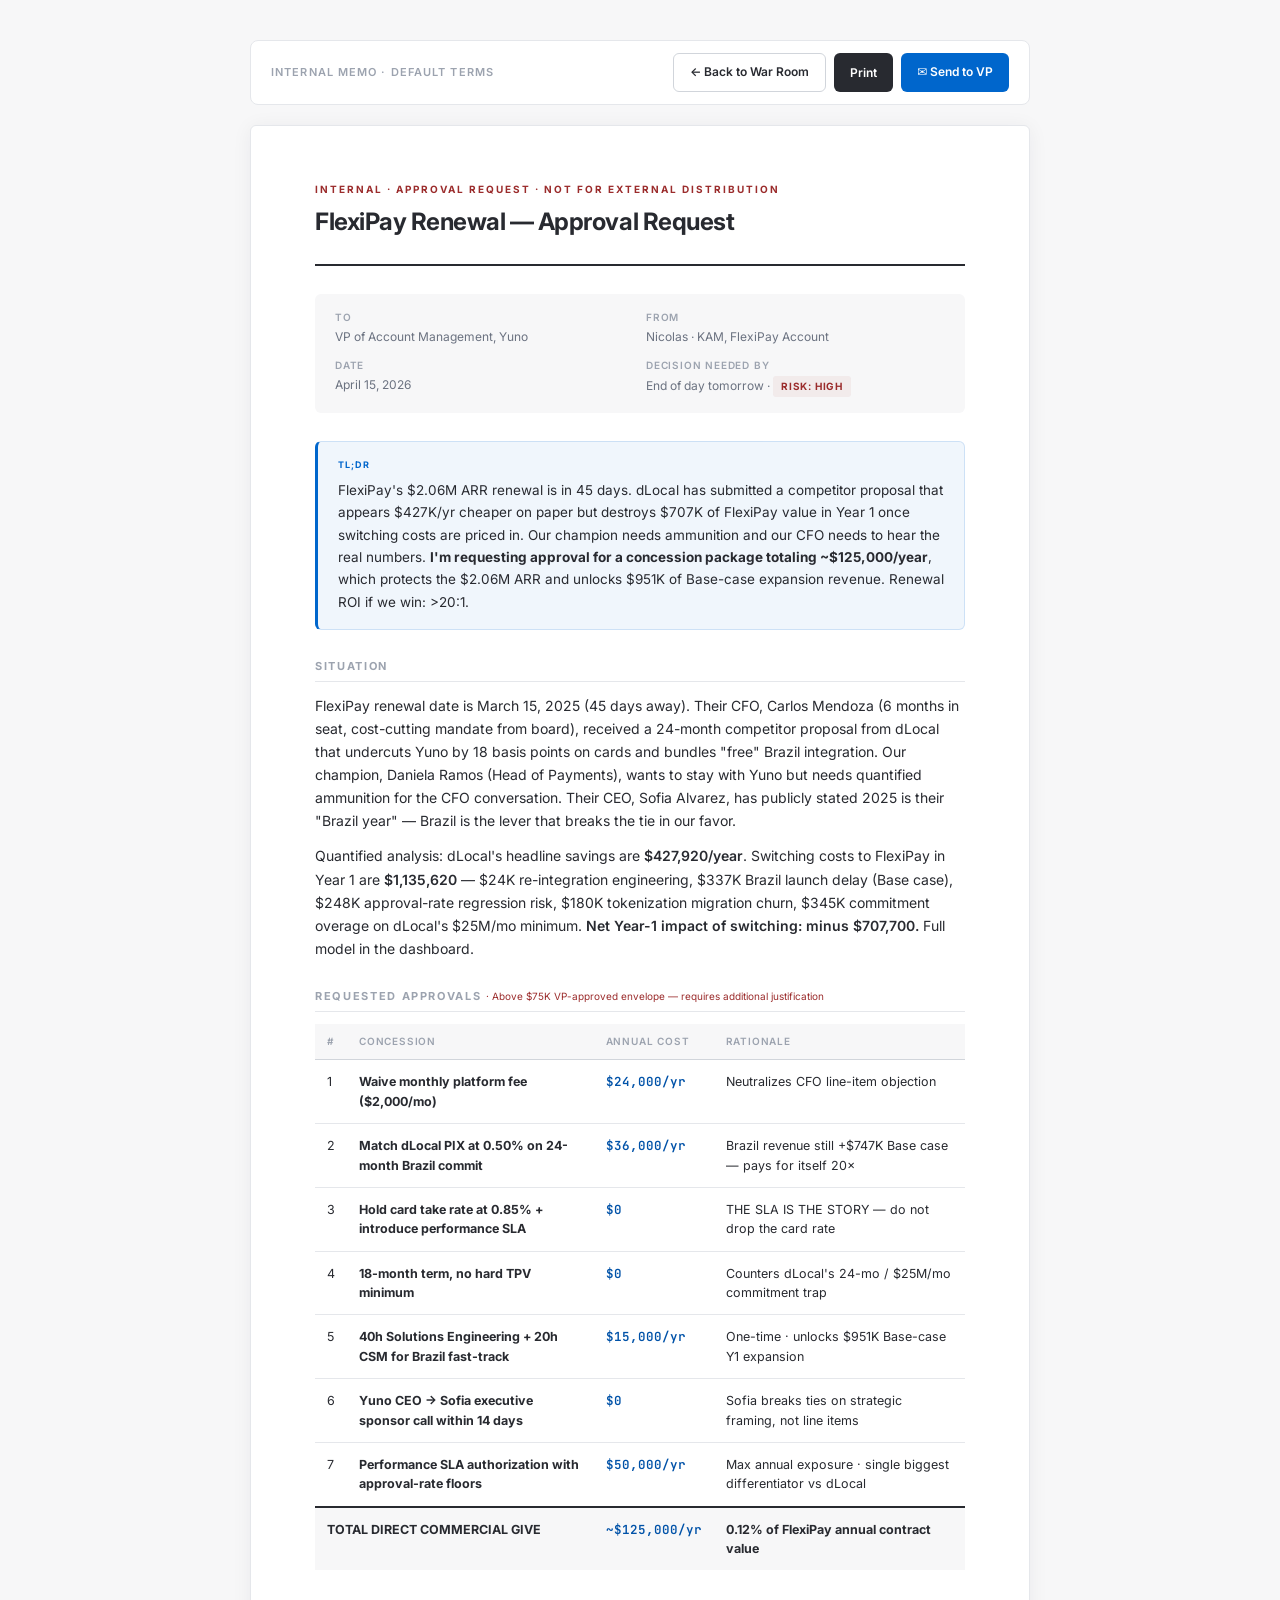
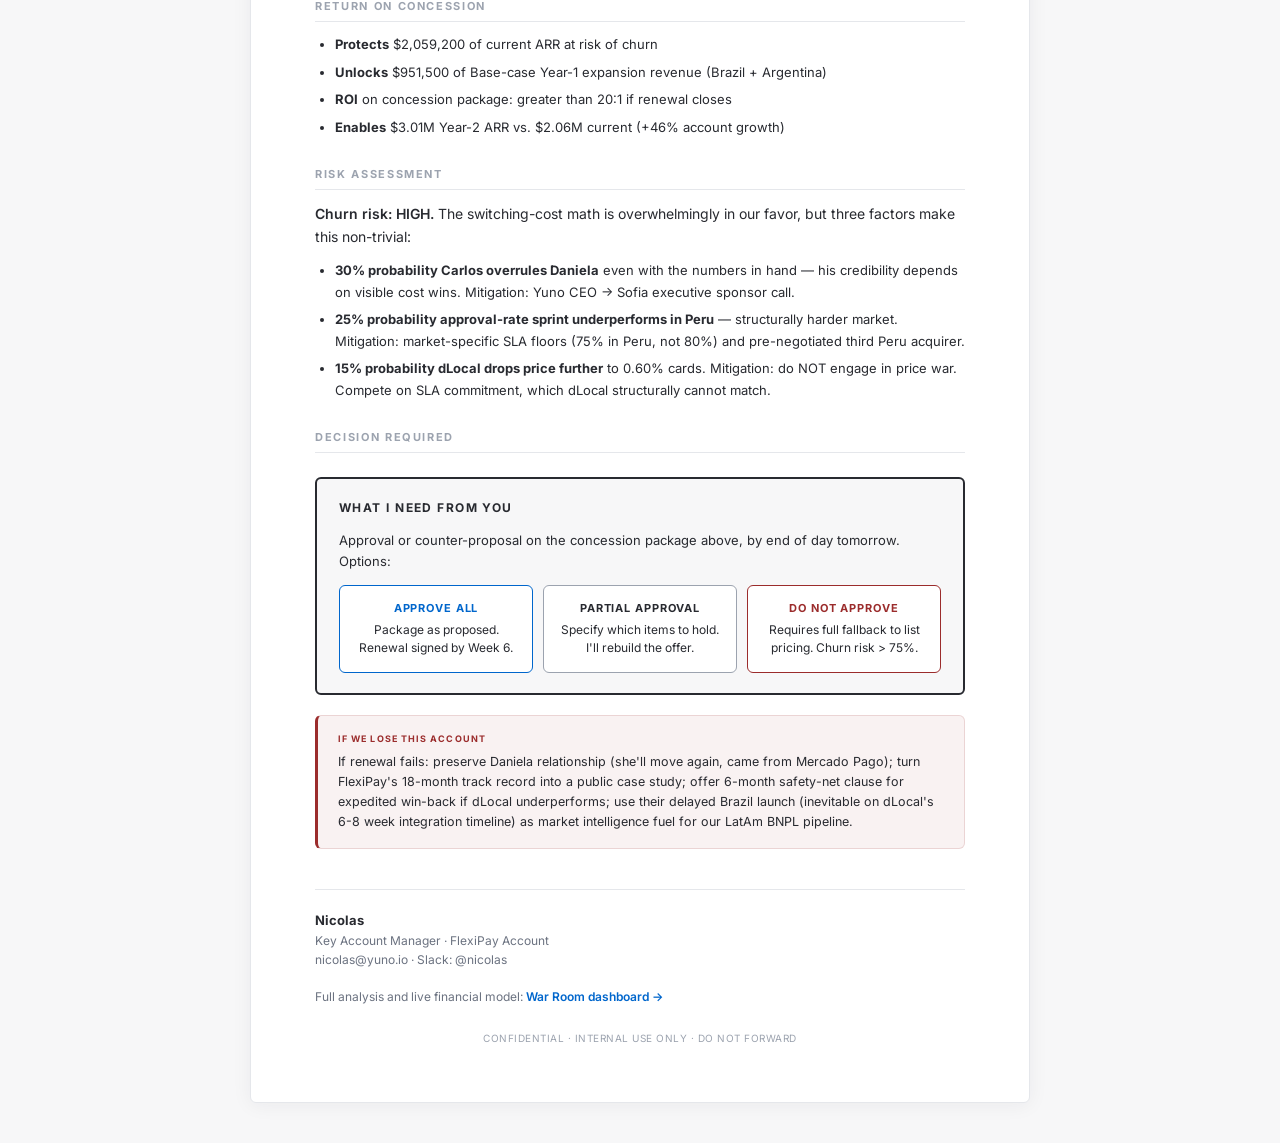
<file: approval.html>
<!doctype html>
<html lang="en">
<head>
<meta charset="utf-8" />
<meta name="viewport" content="width=device-width, initial-scale=1" />
<title>Internal Approval Request — FlexiPay</title>
<link href="https://fonts.googleapis.com/css2?family=Inter:wght@300;400;500;600;700;800&family=JetBrains+Mono:wght@400;600&display=swap" rel="stylesheet">
<style>
  :root {
    --navy: #282A30;
    --navy-soft: #4B5563;
    --blue-700: #0052A8;
    --blue: #0066CC;
    --blue-soft: rgba(0, 102, 204, 0.06);
    --danger: #9B2C2C;
    --danger-bg: rgba(155, 44, 44, 0.06);
    --bg: #FFFFFF;
    --bg-subtle: #F7F7F8;
    --border: #E5E7EB;
    --border-strong: #D1D5DB;
    --text: #282A30;
    --dim: #6B7280;
    --mute: #9CA3AF;
  }

  * { box-sizing: border-box; }

  body {
    margin: 0;
    background: var(--bg-subtle);
    font-family: 'Inter', system-ui, sans-serif;
    color: var(--text);
    font-size: 14px;
    line-height: 1.55;
    padding: 40px 20px;
    -webkit-font-smoothing: antialiased;
  }

  .page {
    max-width: 780px;
    margin: 0 auto;
    background: var(--bg);
    border: 1px solid var(--border);
    border-radius: 6px;
    padding: 56px 64px;
    box-shadow: 0 2px 20px rgba(40, 42, 48, 0.06);
  }

  .controls {
    max-width: 780px;
    margin: 0 auto 20px;
    display: flex;
    justify-content: space-between;
    align-items: center;
    background: var(--bg);
    padding: 12px 20px;
    border-radius: 8px;
    border: 1px solid var(--border);
    flex-wrap: wrap;
    gap: 10px;
  }
  .controls .label {
    font-size: 11px;
    color: var(--mute);
    text-transform: uppercase;
    letter-spacing: 0.1em;
    font-weight: 600;
  }
  .controls-right {
    display: flex;
    gap: 8px;
  }
  .controls button, .controls a {
    background: var(--navy);
    color: #fff;
    border: none;
    padding: 9px 16px;
    border-radius: 6px;
    font-size: 12px;
    font-weight: 600;
    cursor: pointer;
    text-decoration: none;
    font-family: inherit;
    display: inline-flex;
    align-items: center;
    gap: 6px;
  }
  .controls button:hover, .controls a:hover { background: var(--navy-soft); }
  .controls .mail-btn { background: var(--blue); }
  .controls .mail-btn:hover { background: var(--blue-700); }
  .controls .back { background: transparent; color: var(--navy); border: 1px solid var(--border-strong); }
  .controls .back:hover { background: var(--bg-subtle); }

  .header {
    padding-bottom: 24px;
    border-bottom: 2px solid var(--navy);
    margin-bottom: 28px;
  }
  .header .doc-type {
    font-size: 10px;
    letter-spacing: 0.2em;
    text-transform: uppercase;
    color: var(--danger);
    font-weight: 700;
    margin-bottom: 6px;
  }
  .header h1 {
    font-size: 24px;
    font-weight: 700;
    letter-spacing: -0.02em;
    margin: 0;
    color: var(--navy);
  }

  .meta {
    display: grid;
    grid-template-columns: 1fr 1fr;
    gap: 12px;
    font-size: 12px;
    color: var(--dim);
    margin-bottom: 28px;
    padding: 16px 20px;
    background: var(--bg-subtle);
    border-radius: 6px;
  }
  .meta strong { color: var(--navy); font-weight: 600; display: block; font-size: 10px; text-transform: uppercase; letter-spacing: 0.08em; color: var(--mute); margin-bottom: 2px; }
  .meta .risk-badge {
    display: inline-block;
    font-size: 10px;
    font-weight: 700;
    letter-spacing: 0.08em;
    padding: 3px 8px;
    border-radius: 3px;
    background: var(--danger-bg);
    color: var(--danger);
    text-transform: uppercase;
  }

  h2 {
    font-size: 11px;
    letter-spacing: 0.15em;
    text-transform: uppercase;
    color: var(--mute);
    font-weight: 700;
    margin: 28px 0 12px 0;
    padding-bottom: 6px;
    border-bottom: 1px solid var(--border);
  }

  p { margin: 0 0 12px 0; color: var(--text); line-height: 1.65; }
  p strong { color: var(--navy); font-weight: 600; }

  .tldr {
    background: var(--blue-soft);
    border: 1px solid rgba(0, 102, 204, 0.15);
    border-left: 3px solid var(--blue);
    border-radius: 6px;
    padding: 16px 20px;
    margin-bottom: 24px;
    font-size: 13.5px;
    line-height: 1.65;
  }
  .tldr::before {
    content: "TL;DR";
    display: block;
    font-size: 9px;
    font-weight: 700;
    letter-spacing: 0.12em;
    color: var(--blue);
    text-transform: uppercase;
    margin-bottom: 6px;
  }

  table {
    width: 100%;
    border-collapse: collapse;
    font-size: 12.5px;
    margin-bottom: 16px;
  }
  table th {
    text-align: left;
    padding: 10px 12px;
    font-size: 10px;
    color: var(--mute);
    text-transform: uppercase;
    letter-spacing: 0.08em;
    font-weight: 600;
    background: var(--bg-subtle);
    border-bottom: 1px solid var(--border-strong);
  }
  table td {
    padding: 12px;
    border-bottom: 1px solid var(--border);
    color: var(--text);
    vertical-align: top;
  }
  table td .cost {
    font-family: 'JetBrains Mono', monospace;
    color: var(--blue-700);
    font-weight: 600;
    white-space: nowrap;
  }
  table tfoot td {
    background: var(--bg-subtle);
    border-top: 2px solid var(--navy);
    border-bottom: none;
    color: var(--navy);
    font-weight: 700;
  }

  .decision {
    margin-top: 24px;
    padding: 20px 22px;
    background: var(--bg-subtle);
    border: 2px solid var(--navy);
    border-radius: 6px;
  }
  .decision h3 {
    font-size: 12px;
    text-transform: uppercase;
    letter-spacing: 0.12em;
    color: var(--navy);
    margin: 0 0 12px 0;
    font-weight: 700;
  }
  .decision-options {
    display: grid;
    grid-template-columns: 1fr 1fr 1fr;
    gap: 10px;
    margin-top: 12px;
  }
  .decision-option {
    background: var(--bg);
    border: 1px solid var(--border);
    border-radius: 6px;
    padding: 14px 16px;
    font-size: 12px;
    text-align: center;
  }
  .decision-option strong {
    display: block;
    font-size: 11px;
    text-transform: uppercase;
    letter-spacing: 0.08em;
    margin-bottom: 4px;
    color: var(--navy);
  }
  .decision-option.approve { border-color: var(--blue); }
  .decision-option.approve strong { color: var(--blue); }
  .decision-option.partial { border-color: var(--mute); }
  .decision-option.reject { border-color: var(--danger); }
  .decision-option.reject strong { color: var(--danger); }

  .plan-b {
    margin-top: 20px;
    padding: 16px 20px;
    background: var(--danger-bg);
    border: 1px solid rgba(155, 44, 44, 0.15);
    border-left: 3px solid var(--danger);
    border-radius: 6px;
    font-size: 12.5px;
    color: var(--text);
    line-height: 1.6;
  }
  .plan-b::before {
    content: "If we lose this account";
    display: block;
    font-size: 9px;
    font-weight: 700;
    letter-spacing: 0.12em;
    color: var(--danger);
    text-transform: uppercase;
    margin-bottom: 6px;
  }

  ul.compact {
    margin: 8px 0 16px 0;
    padding-left: 20px;
    font-size: 13px;
    line-height: 1.65;
  }
  ul.compact li {
    margin-bottom: 6px;
    color: var(--text);
  }
  ul.compact li strong { color: var(--navy); }

  .signature {
    margin-top: 40px;
    padding-top: 20px;
    border-top: 1px solid var(--border);
    font-size: 12px;
    color: var(--dim);
  }
  .signature strong { color: var(--navy); display: block; font-size: 13px; margin-bottom: 2px; }

  .footer {
    margin-top: 24px;
    font-size: 10px;
    color: var(--mute);
    text-align: center;
    letter-spacing: 0.05em;
  }

  .sync-indicator {
    display: inline-block;
    font-size: 9px;
    background: var(--blue-soft);
    color: var(--blue-700);
    padding: 2px 8px;
    border-radius: 20px;
    font-weight: 700;
    letter-spacing: 0.08em;
    text-transform: uppercase;
    margin-left: 8px;
  }

  @media print {
    body { background: #fff; padding: 0; }
    .controls { display: none; }
    .page { box-shadow: none; border: none; padding: 40px 50px; }
  }
</style>
</head>
<body>

<div class="controls">
  <span class="label">Internal Memo · <span id="statusLabel">Default terms</span></span>
  <div class="controls-right">
    <a href="index.html?tab=warroom" class="back">← Back to War Room</a>
    <button onclick="window.print()">Print</button>
    <a href="#" id="mailBtn" class="mail-btn">✉ Send to VP</a>
  </div>
</div>

<div class="page">

  <div class="header">
    <div class="doc-type">Internal · Approval Request · Not for external distribution</div>
    <h1>FlexiPay Renewal — Approval Request</h1>
  </div>

  <div class="meta">
    <div><strong>TO</strong>VP of Account Management, Yuno</div>
    <div><strong>FROM</strong>Nicolas · KAM, FlexiPay Account</div>
    <div><strong>DATE</strong>April 15, 2026</div>
    <div><strong>DECISION NEEDED BY</strong>End of day tomorrow · <span class="risk-badge">RISK: HIGH</span></div>
  </div>

  <div class="tldr">
    FlexiPay's $2.06M ARR renewal is in 45 days. dLocal has submitted a competitor proposal
    that appears $427K/yr cheaper on paper but destroys $707K of FlexiPay value in Year 1
    once switching costs are priced in. Our champion needs ammunition and our CFO needs to
    hear the real numbers. <strong>I'm requesting approval for a concession package totaling
    <span id="tldrTotal">~$75K/year</span></strong>, which protects the $2.06M ARR and unlocks
    $951K of Base-case expansion revenue. Renewal ROI if we win: &gt;20:1.
  </div>

  <h2>Situation</h2>
  <p>
    FlexiPay renewal date is March 15, 2025 (45 days away). Their CFO, Carlos Mendoza (6 months in seat, cost-cutting mandate from board), received a 24-month competitor proposal from dLocal that undercuts Yuno by 18 basis points on cards and bundles "free" Brazil integration. Our champion, Daniela Ramos (Head of Payments), wants to stay with Yuno but needs quantified ammunition for the CFO conversation. Their CEO, Sofia Alvarez, has publicly stated 2025 is their "Brazil year" — Brazil is the lever that breaks the tie in our favor.
  </p>
  <p>
    Quantified analysis: dLocal's headline savings are <strong>$427,920/year</strong>. Switching costs to FlexiPay in Year 1 are <strong>$1,135,620</strong> — $24K re-integration engineering, $337K Brazil launch delay (Base case), $248K approval-rate regression risk, $180K tokenization migration churn, $345K commitment overage on dLocal's $25M/mo minimum. <strong>Net Year-1 impact of switching: minus $707,700.</strong> Full model in the dashboard.
  </p>

  <h2>Requested approvals <span id="concessionNote" style="font-size:10px; font-weight:400; color:var(--mute); text-transform:none; letter-spacing:0;"></span></h2>
  <table id="asksTable">
    <thead>
      <tr>
        <th>#</th>
        <th>Concession</th>
        <th style="width: 120px;">Annual cost</th>
        <th>Rationale</th>
      </tr>
    </thead>
    <tbody id="asksBody">
      <!-- Populated dynamically -->
    </tbody>
    <tfoot>
      <tr>
        <td colspan="2">TOTAL DIRECT COMMERCIAL GIVE</td>
        <td><span class="cost" id="totalCost">~$75,000/yr</span></td>
        <td>0.12% of FlexiPay annual contract value</td>
      </tr>
    </tfoot>
  </table>

  <h2>Return on concession</h2>
  <ul class="compact">
    <li><strong>Protects</strong> $2,059,200 of current ARR at risk of churn</li>
    <li><strong>Unlocks</strong> $951,500 of Base-case Year-1 expansion revenue (Brazil + Argentina)</li>
    <li><strong>ROI</strong> on concession package: greater than 20:1 if renewal closes</li>
    <li><strong>Enables</strong> $3.01M Year-2 ARR vs. $2.06M current (+46% account growth)</li>
  </ul>

  <h2>Risk assessment</h2>
  <p><strong>Churn risk: HIGH.</strong> The switching-cost math is overwhelmingly in our favor, but three factors make this non-trivial:</p>
  <ul class="compact">
    <li><strong>30% probability Carlos overrules Daniela</strong> even with the numbers in hand — his credibility depends on visible cost wins. Mitigation: Yuno CEO → Sofia executive sponsor call.</li>
    <li><strong>25% probability approval-rate sprint underperforms in Peru</strong> — structurally harder market. Mitigation: market-specific SLA floors (75% in Peru, not 80%) and pre-negotiated third Peru acquirer.</li>
    <li><strong>15% probability dLocal drops price further</strong> to 0.60% cards. Mitigation: do NOT engage in price war. Compete on SLA commitment, which dLocal structurally cannot match.</li>
  </ul>

  <h2>Decision required</h2>
  <div class="decision">
    <h3>What I need from you</h3>
    <p style="margin: 0; font-size: 13px;">Approval or counter-proposal on the concession package above, by end of day tomorrow. Options:</p>
    <div class="decision-options">
      <div class="decision-option approve">
        <strong>Approve all</strong>
        Package as proposed. Renewal signed by Week 6.
      </div>
      <div class="decision-option partial">
        <strong>Partial approval</strong>
        Specify which items to hold. I'll rebuild the offer.
      </div>
      <div class="decision-option reject">
        <strong>Do not approve</strong>
        Requires full fallback to list pricing. Churn risk &gt; 75%.
      </div>
    </div>
  </div>

  <div class="plan-b">
    If renewal fails: preserve Daniela relationship (she'll move again, came from Mercado Pago);
    turn FlexiPay's 18-month track record into a public case study; offer 6-month safety-net clause
    for expedited win-back if dLocal underperforms; use their delayed Brazil launch (inevitable on
    dLocal's 6-8 week integration timeline) as market intelligence fuel for our LatAm BNPL pipeline.
  </div>

  <div class="signature">
    <strong>Nicolas</strong>
    Key Account Manager · FlexiPay Account
    <br>
    nicolas@yuno.io · Slack: @nicolas
    <br><br>
    Full analysis and live financial model:
    <a href="index.html" style="color: var(--blue); text-decoration: none; font-weight: 600;">War Room dashboard →</a>
  </div>

  <div class="footer">
    CONFIDENTIAL · INTERNAL USE ONLY · DO NOT FORWARD
  </div>

</div>

<script>
  const DEFAULT_ASKS = [
    { num: 1, ask: "Waive monthly platform fee ($2,000/mo)", cost: 24000, rationale: "Neutralizes CFO line-item objection" },
    { num: 2, ask: "Match dLocal PIX at 0.50% on 24-month Brazil commit", cost: 36000, rationale: "Brazil revenue still +$747K Base case — pays for itself 20×" },
    { num: 3, ask: "Hold card take rate at 0.85% + introduce performance SLA", cost: 0, rationale: "THE SLA IS THE STORY — do not drop the card rate" },
    { num: 4, ask: "18-month term, no hard TPV minimum", cost: 0, rationale: "Counters dLocal's 24-mo / $25M/mo commitment trap" },
    { num: 5, ask: "40h Solutions Engineering + 20h CSM for Brazil fast-track", cost: 15000, rationale: "One-time · unlocks $951K Base-case Y1 expansion" },
    { num: 6, ask: "Yuno CEO → Sofia executive sponsor call within 14 days", cost: 0, rationale: "Sofia breaks ties on strategic framing, not line items" },
    { num: 7, ask: "Performance SLA authorization with approval-rate floors", cost: 50000, rationale: "Max annual exposure · single biggest differentiator vs dLocal" },
  ];

  function formatMoney(v) {
    return '$' + Math.round(v).toLocaleString('en-US');
  }

  function buildAsks(dealTerms) {
    // If user has synced terms, recalculate asks #1, #2 and the holdmessage based on sliders.
    // dealTerms is optional; if present, recompute dynamically.
    const asks = JSON.parse(JSON.stringify(DEFAULT_ASKS));

    if (dealTerms) {
      // Ask #1 — Platform fee concession
      const platformConcession = (2000 - dealTerms.platformFee) * 12;
      asks[0].cost = platformConcession;
      asks[0].ask = dealTerms.platformFee === 0
        ? "Waive monthly platform fee (currently $2,000/mo → $0)"
        : `Reduce platform fee from $2,000 to $${dealTerms.platformFee}/mo`;

      // Ask #2 — PIX concession (vs 0.55% baseline)
      // Approximate: PIX Y1 base case volume ~66M, concession = (0.55 - pixRate) × 66M
      const pixConcessionAnnual = Math.max(0, (0.55 - dealTerms.pixRate) / 100) * 66000000;
      asks[1].cost = pixConcessionAnnual;
      asks[1].ask = `Match PIX at ${dealTerms.pixRate.toFixed(2)}% on 24-month Brazil commitment`;

      // Ask #3 — Card rate. If user moved card below 0.85%, this becomes a concession
      const cardConcessionAnnual = Math.max(0, (0.85 - dealTerms.cardRate) / 100) * 18.7 * 12 * 1e6;
      if (dealTerms.cardRate < 0.85) {
        asks[2].cost = cardConcessionAnnual;
        asks[2].ask = `⚠ DROP card take rate from 0.85% to ${dealTerms.cardRate.toFixed(2)}% (below recommended hold)`;
        asks[2].rationale = dealTerms.cardRate < 0.78
          ? "⚠ BELOW 0.78% PRICING FLOOR — resets LatAm pricing for all accounts"
          : "Defensive concession · forfeits the performance-SLA narrative";
      }
    }

    const body = document.getElementById('asksBody');
    body.innerHTML = asks.map(a => `
      <tr>
        <td>${a.num}</td>
        <td><strong>${a.ask}</strong></td>
        <td><span class="cost">${a.cost === 0 ? '$0' : formatMoney(a.cost) + '/yr'}</span></td>
        <td>${a.rationale}</td>
      </tr>
    `).join('');

    const total = asks.reduce((s, a) => s + a.cost, 0);
    document.getElementById('totalCost').textContent = '~' + formatMoney(total) + '/yr';
    document.getElementById('tldrTotal').textContent = '~' + formatMoney(total) + '/year';

    // Concession note in H2
    const note = document.getElementById('concessionNote');
    if (total > 100000) {
      note.textContent = ' · Above $75K VP-approved envelope — requires additional justification';
      note.style.color = 'var(--danger)';
    } else if (total === 0) {
      note.textContent = ' · No commercial concessions requested';
    } else {
      note.textContent = ' · Within VP-approved envelope';
    }

    return { asks, total };
  }

  function buildMailto(dealTerms, totalCost) {
    const terms = dealTerms || { cardRate: 0.85, pixRate: 0.55, platformFee: 2000 };
    const subject = `APPROVAL REQUEST: FlexiPay renewal concessions — ~${formatMoney(totalCost)}/yr`;

    const body = `Hi [VP],

Approval request on the FlexiPay renewal. TL;DR below, full memo at: [dashboard link]

SITUATION
FlexiPay renewal in 45 days. dLocal competitor proposal on the table — looks $427K cheaper, actually destroys $707K of FlexiPay value once switching costs are priced in. Champion needs ammunition.

ASKS (total: ~${formatMoney(totalCost)}/year)

1. Waive platform fee
   Cost: ${terms.platformFee === 0 ? formatMoney(24000) : formatMoney((2000 - terms.platformFee) * 12)}/yr
   Why: Removes CFO line-item objection

2. Match PIX at ${terms.pixRate.toFixed(2)}% on 24-month BR commit
   Cost: ~${formatMoney(Math.max(0, (0.55 - terms.pixRate) / 100) * 66000000)}/yr forgone
   Why: Brazil expansion revenue still +$747K Base case

3. Hold card rate at ${terms.cardRate.toFixed(2)}% + SLA
   Cost: ${terms.cardRate < 0.85 ? formatMoney((0.85 - terms.cardRate) / 100 * 18.7 * 12 * 1e6) : '0'}/yr
   Why: The SLA is the story. Do not drop the card rate below 0.80.

4. 18-month term, no hard TPV minimum
   Cost: flexibility only
   Why: Counters dLocal's $25M/mo commitment trap

5. 40h SE + 20h CSM on Brazil fast-track
   Cost: ~$15,000 one-time
   Why: Unlocks $951K Base-case expansion revenue

6. Yuno CEO to Sofia executive sponsor call
   Cost: 1 hour CEO time
   Why: Sofia is the tiebreaker, needs strategic framing

7. Performance SLA authorization
   Cost: $50K max annual exposure
   Why: Single biggest differentiator vs dLocal — they structurally cannot match

RETURN ON CONCESSION
- Protects: $2,059,200 current ARR
- Unlocks: $951,500 Year 1 expansion revenue
- ROI: greater than 20:1 if renewal closes
- Enables: $3.01M Year-2 ARR (+46%)

RISK
HIGH. 30% chance Carlos overrules even with numbers in hand. Mitigation: Yuno CEO to Sofia call.

DECISION NEEDED
Approval, partial approval, or rejection — by end of day tomorrow.

Dashboard: https://nicgne-switch.github.io/flexipay-kam-challenge/
Full memo (this doc): https://nicgne-switch.github.io/flexipay-kam-challenge/approval.html

Thanks,
Nicolas
KAM · FlexiPay account`;

    return 'mailto:vp-am@yuno.internal?subject=' + encodeURIComponent(subject) + '&body=' + encodeURIComponent(body);
  }

  function applySyncedTerms() {
    let terms = null;
    try {
      const synced = localStorage.getItem('flexipay_deal_terms');
      if (synced) {
        terms = JSON.parse(synced);
        document.getElementById('statusLabel').innerHTML = 'Synced from War Room at ' + new Date(terms.timestamp).toLocaleTimeString('en-US', {hour: '2-digit', minute: '2-digit'}) + ' <span class="sync-indicator">LIVE</span>';
      }
    } catch (e) {
      console.warn('No synced terms');
    }

    const { total } = buildAsks(terms);
    document.getElementById('mailBtn').href = buildMailto(terms, total);
  }

  applySyncedTerms();
  window.addEventListener('storage', (e) => {
    if (e.key === 'flexipay_deal_terms') applySyncedTerms();
  });
</script>

</body>
</html>
</file>
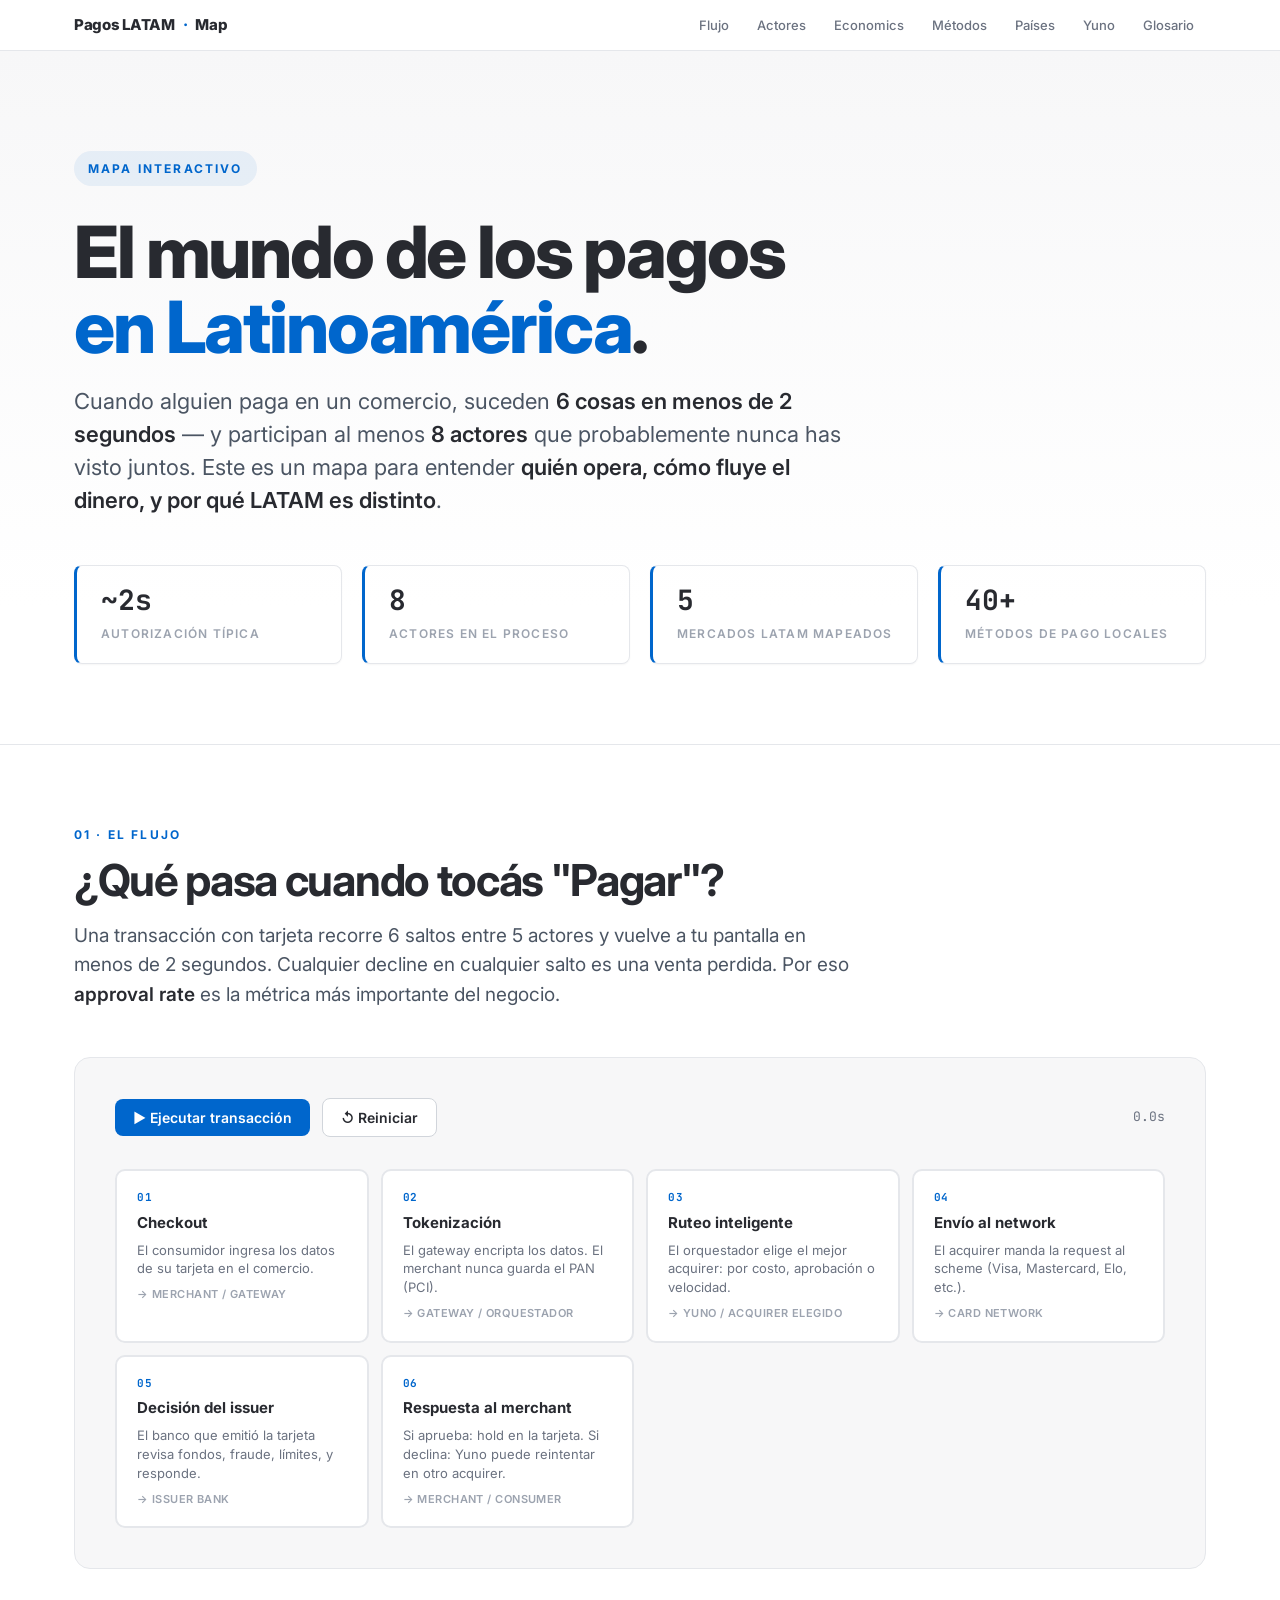
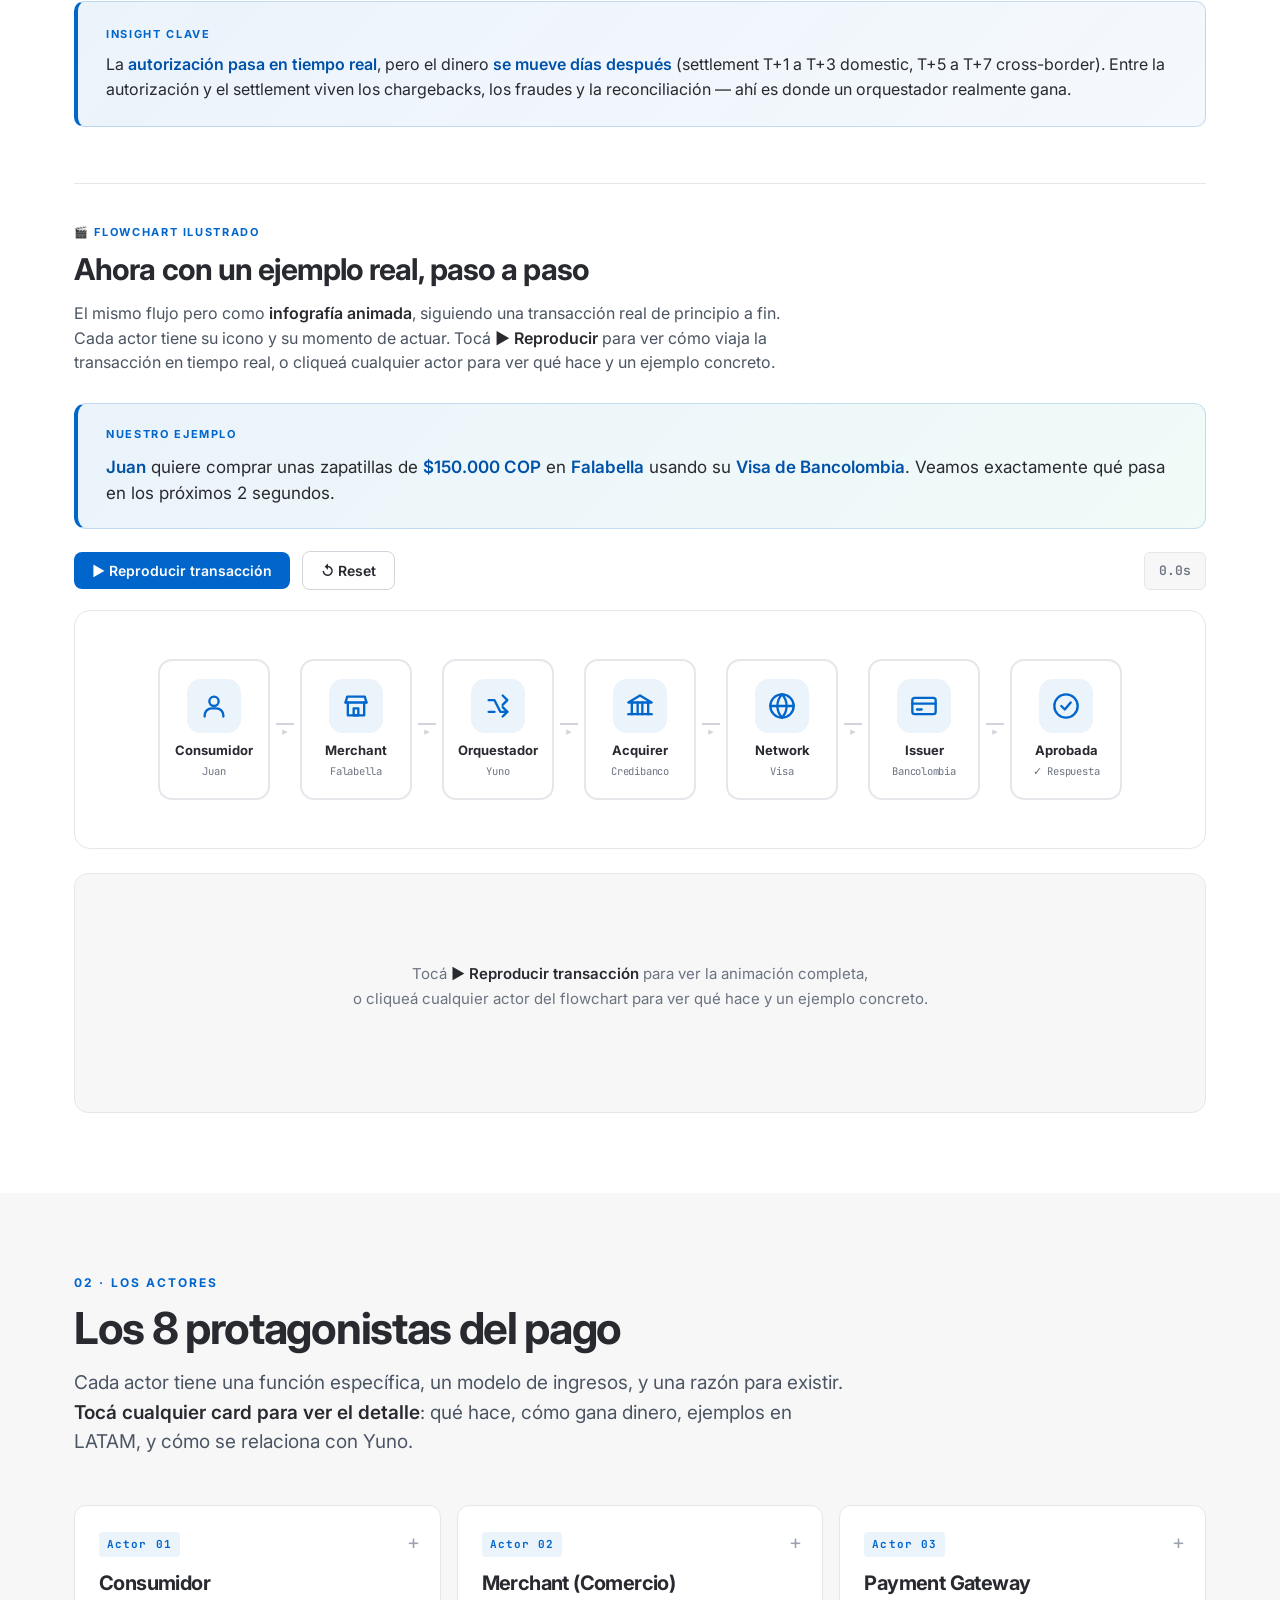
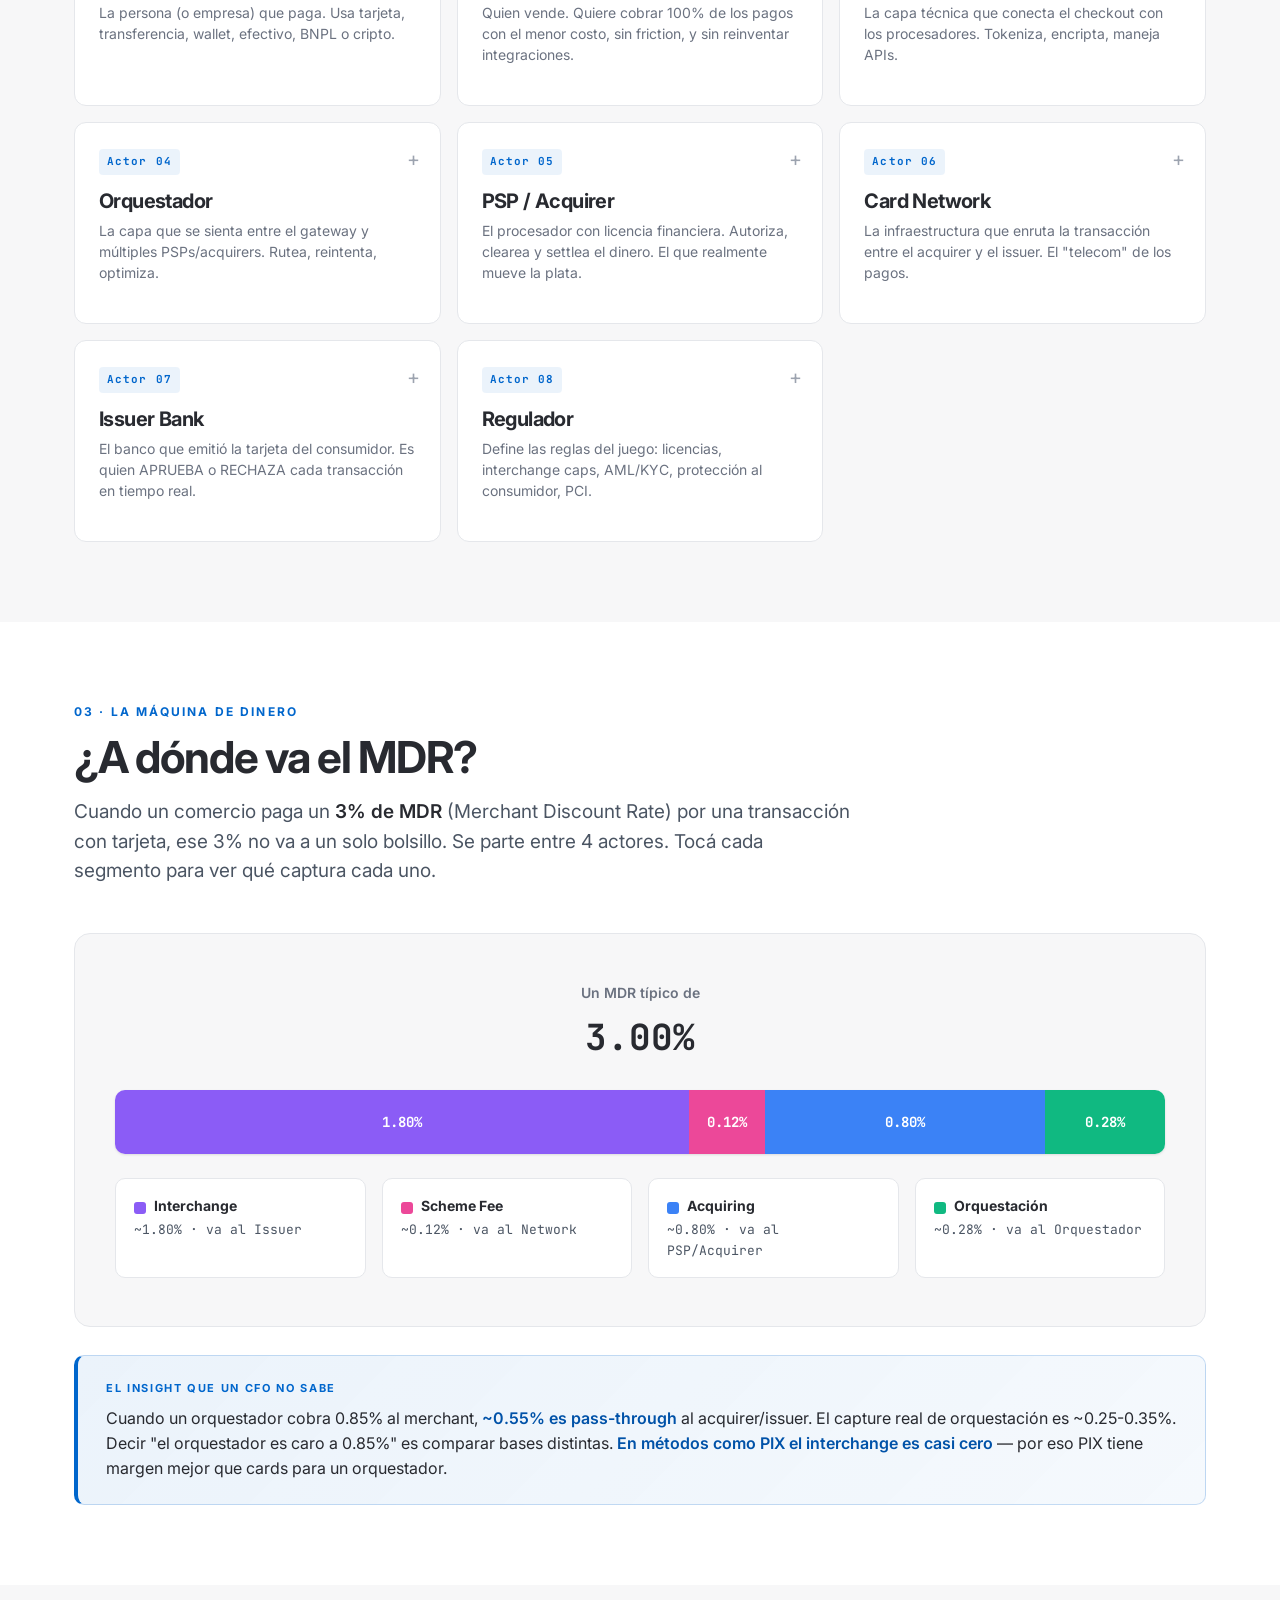
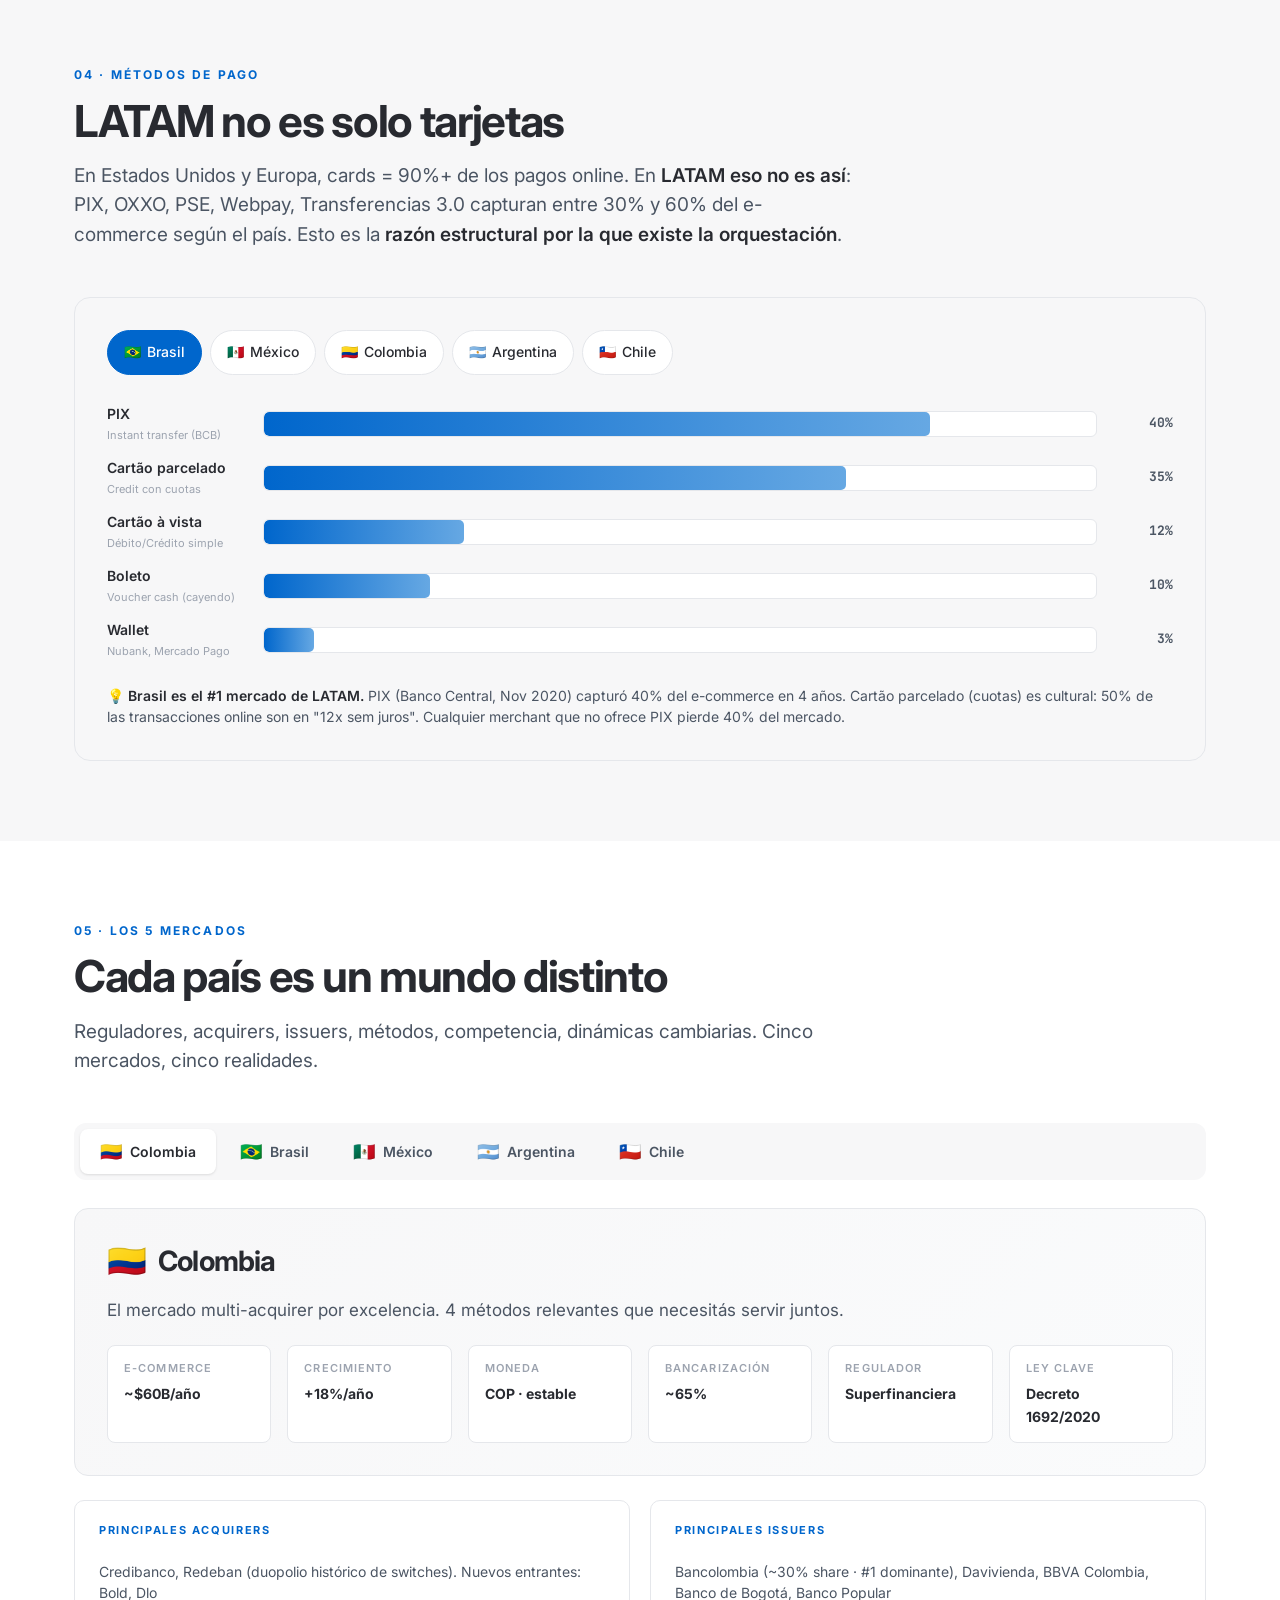
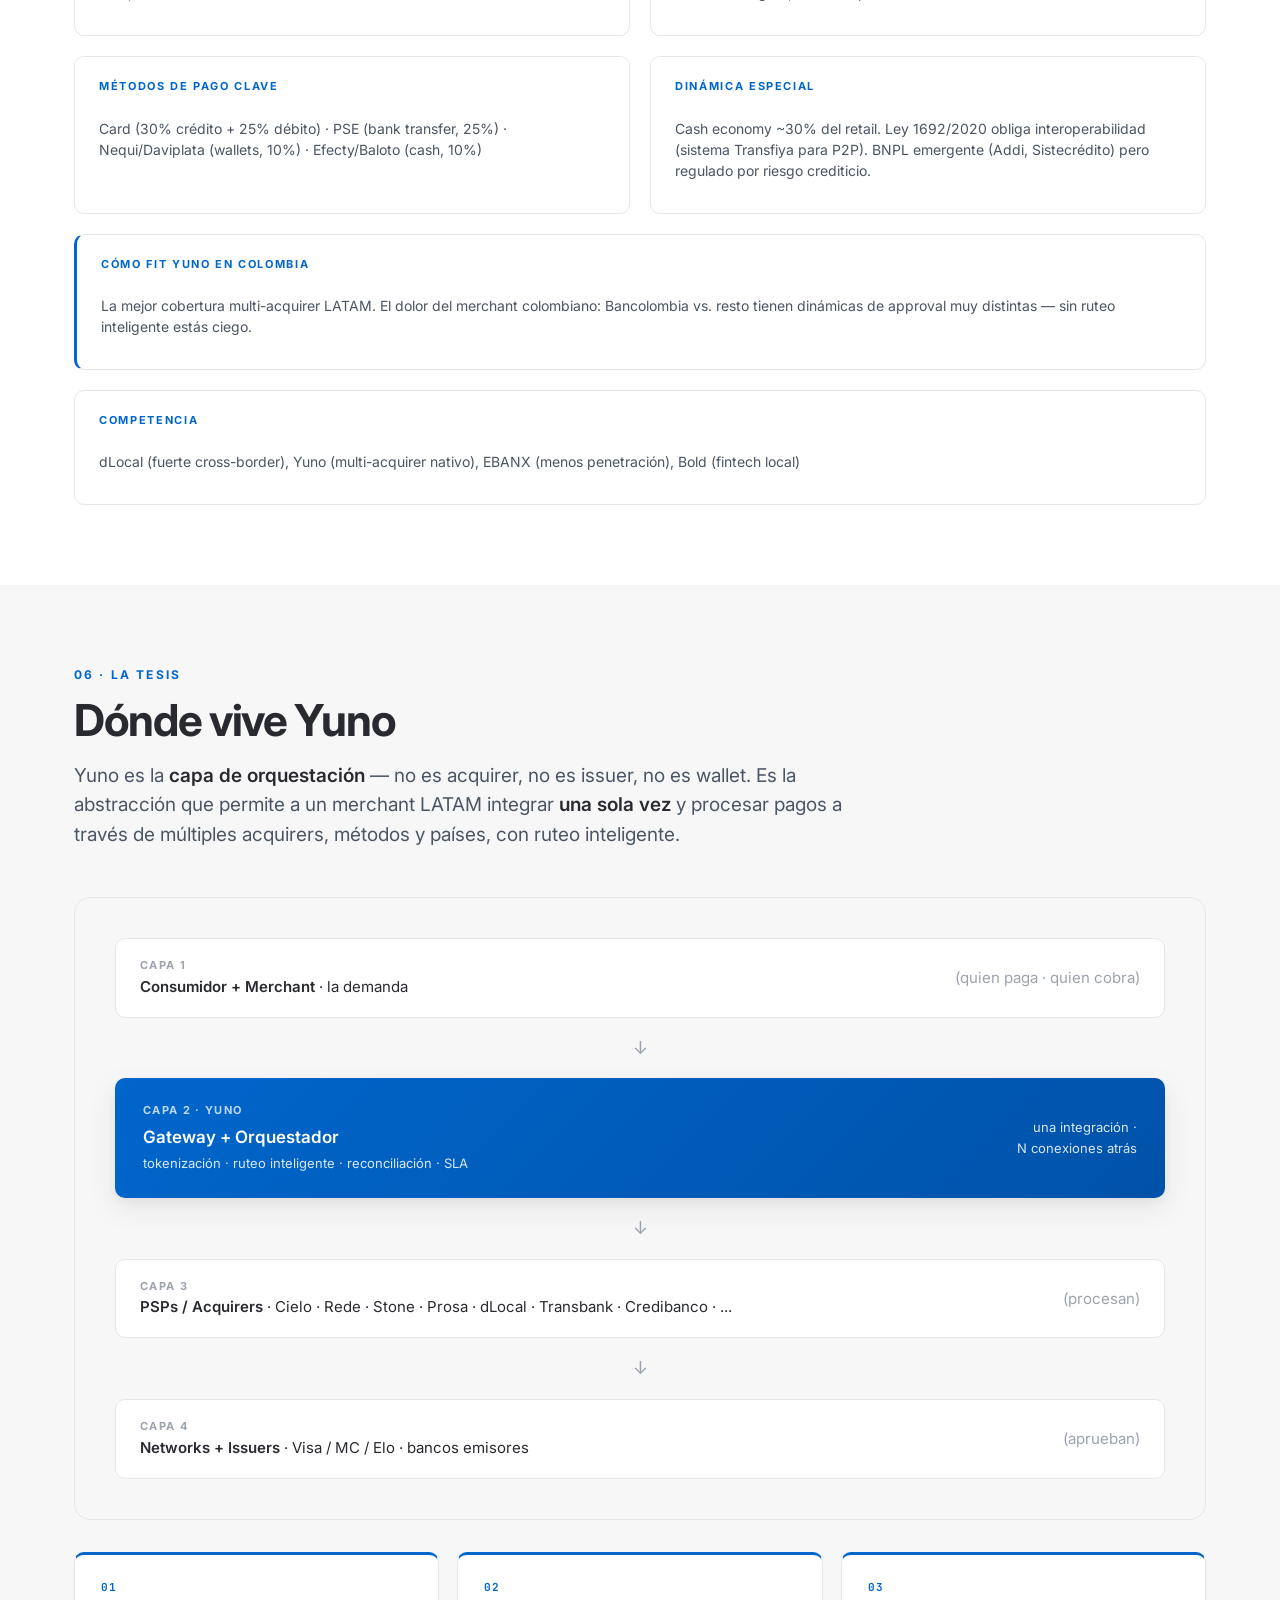
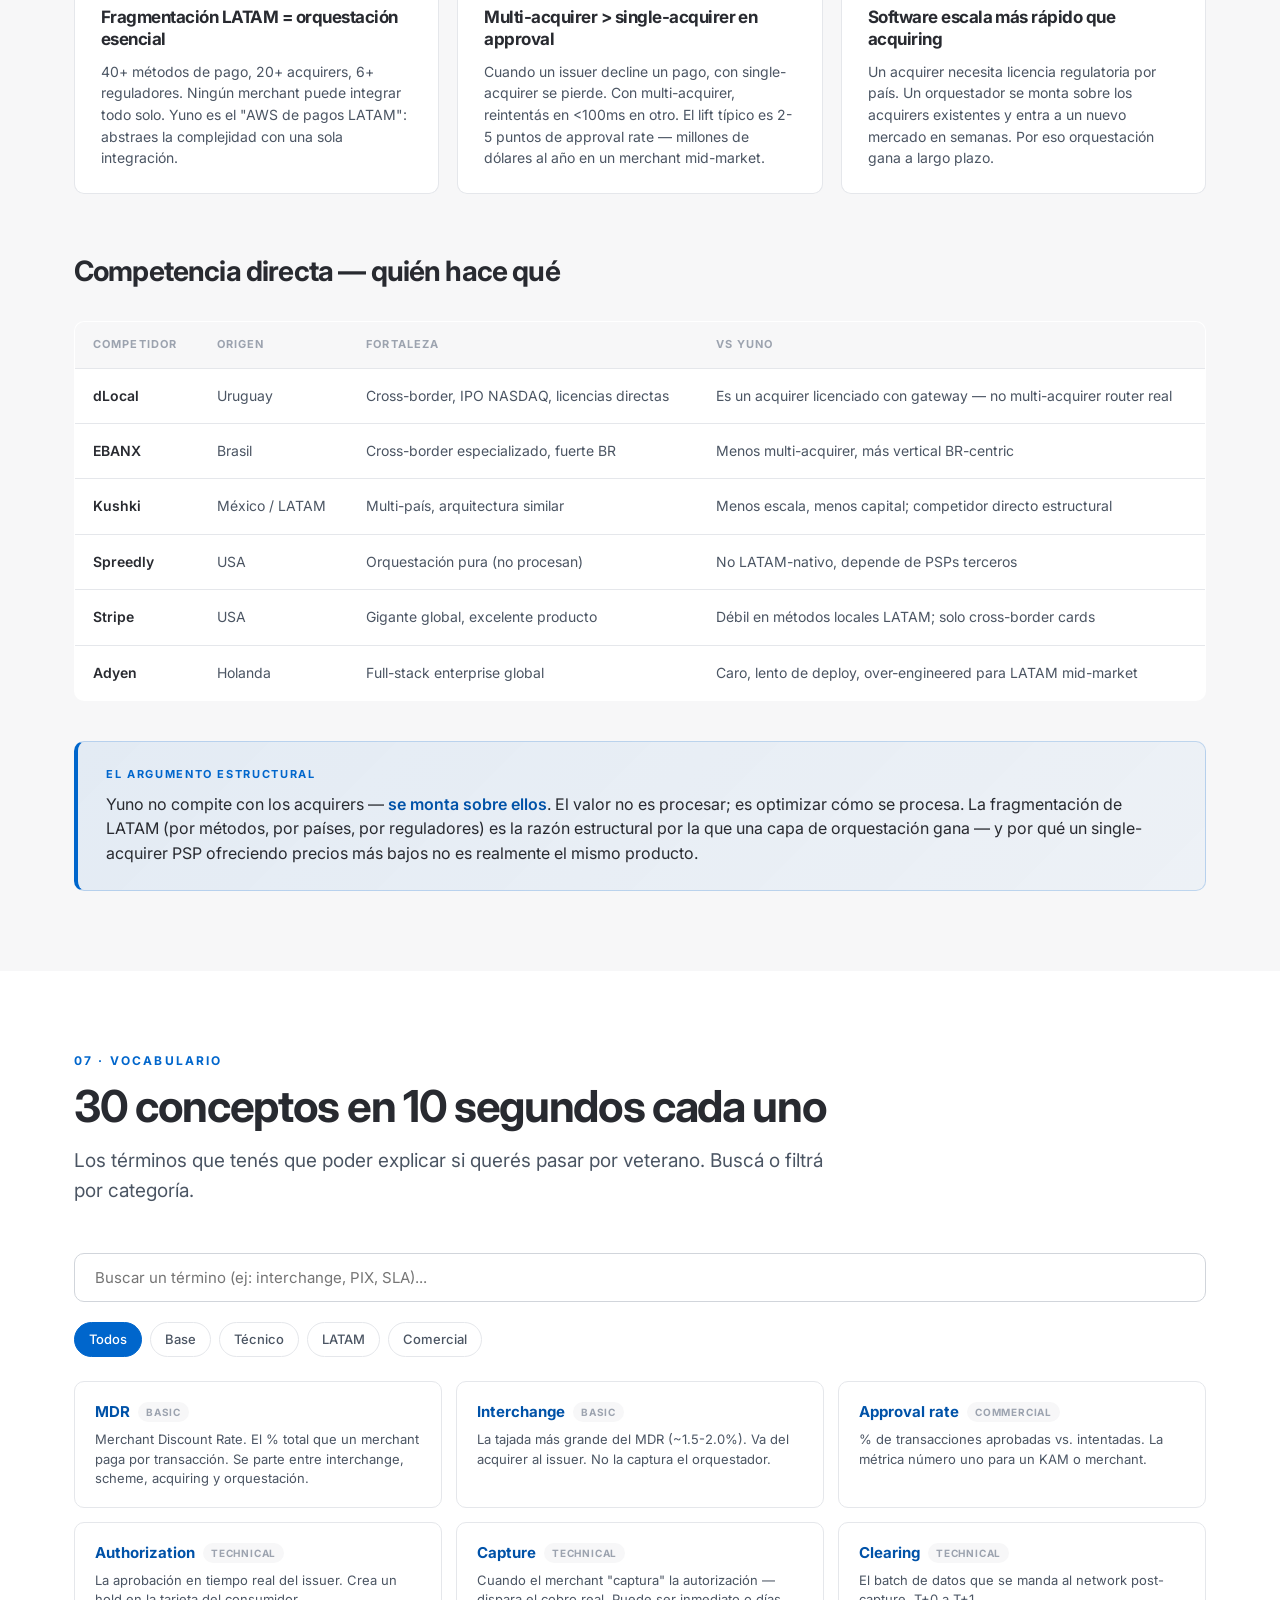
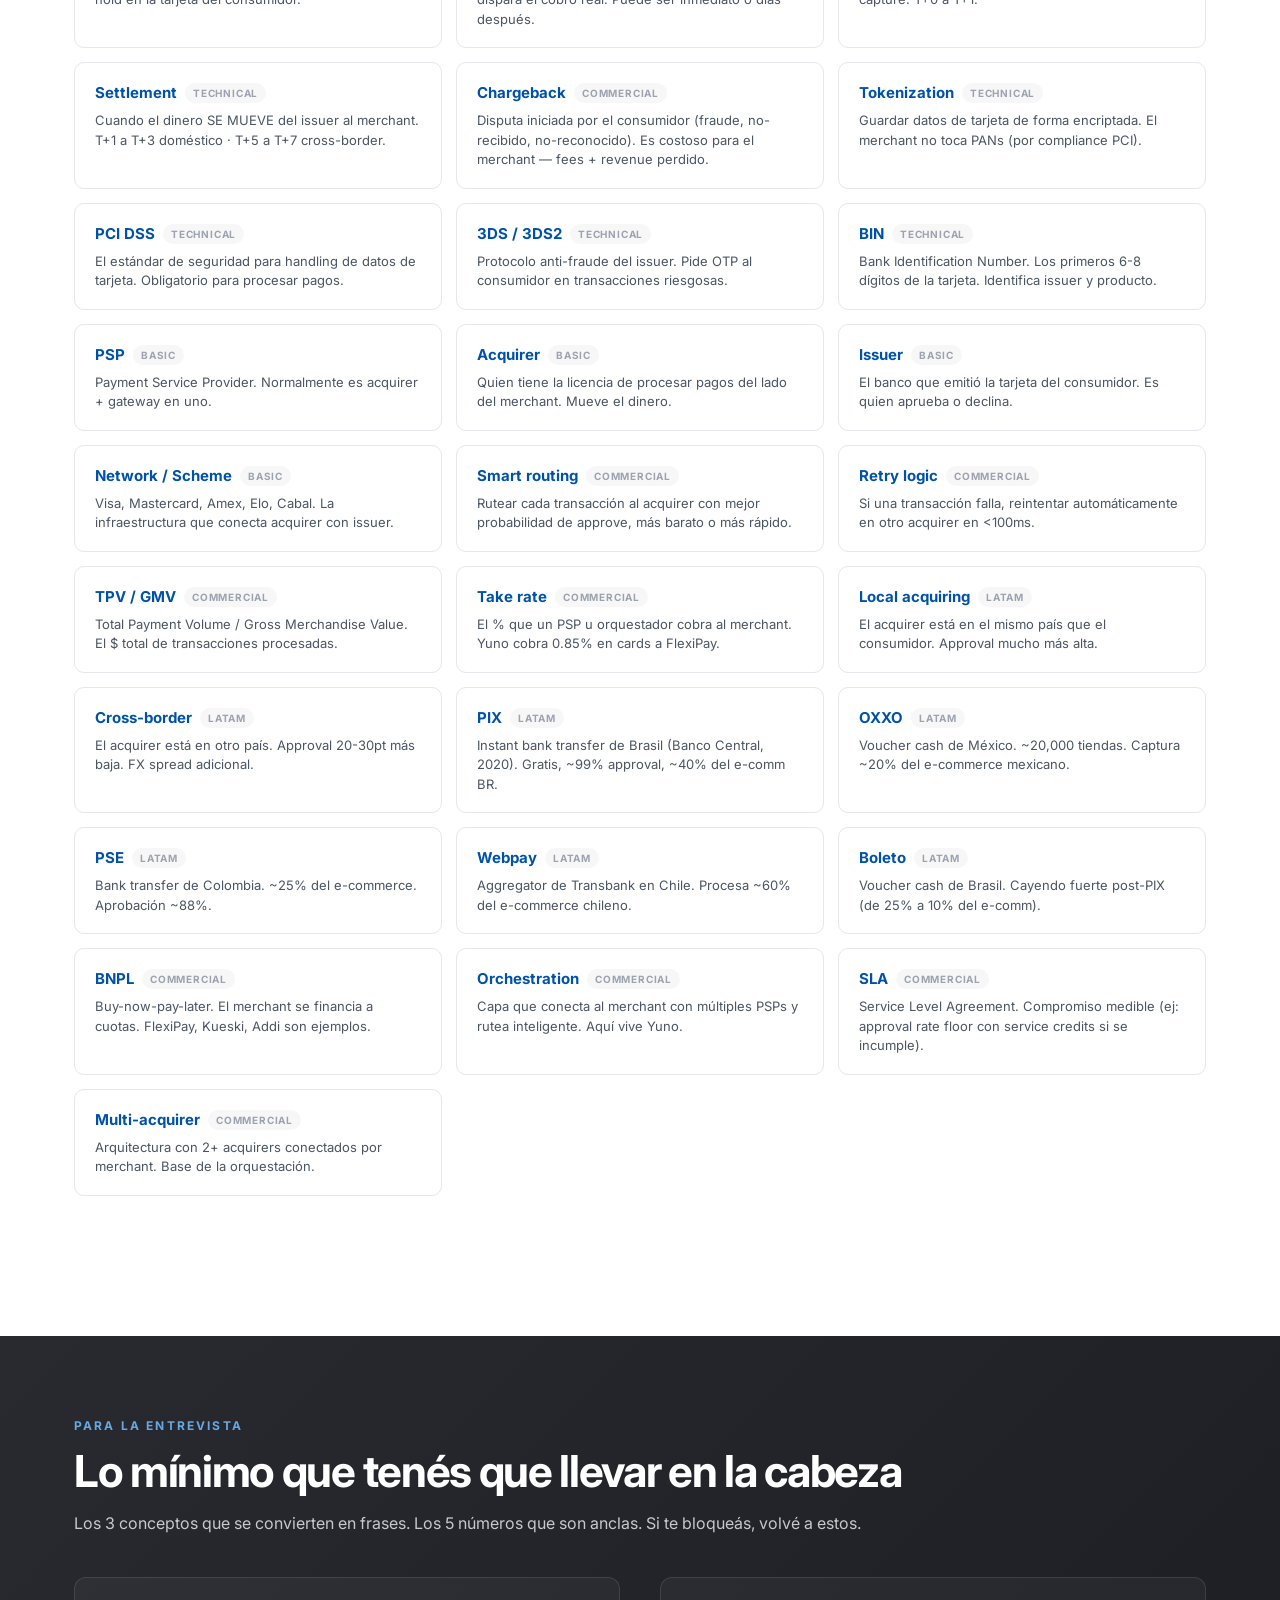
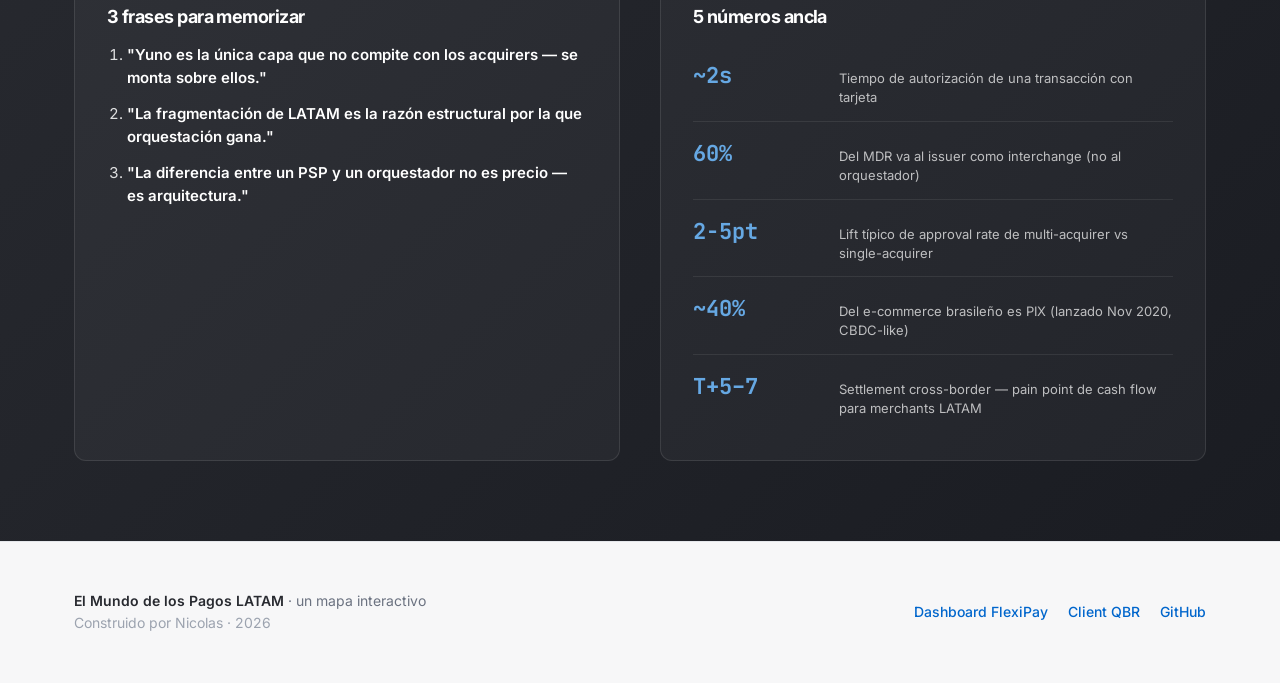
<file: payments-world.html>
<!doctype html>
<html lang="es">
<head>
<meta charset="utf-8">
<meta name="viewport" content="width=device-width, initial-scale=1">
<title>El Mundo de los Pagos LATAM — Mapa Interactivo</title>
<meta name="description" content="Un mapa interactivo del ecosistema de pagos en Latinoamérica: los 8 actores, cómo fluye el dinero, los 5 mercados clave, y dónde vive la orquestación de pagos.">
<link href="https://fonts.googleapis.com/css2?family=Inter:wght@300;400;500;600;700;800;900&family=JetBrains+Mono:wght@400;500;600&display=swap" rel="stylesheet">
<style>
  :root {
    --primary: #0066CC;
    --primary-dark: #0052A8;
    --primary-light: #66A8E3;
    --primary-soft: rgba(0, 102, 204, 0.08);
    --primary-softer: rgba(0, 102, 204, 0.04);
    --navy: #282A30;
    --navy-soft: #4B5563;
    --dim: #6B7280;
    --mute: #9CA3AF;
    --bg: #FFFFFF;
    --bg-subtle: #F7F7F8;
    --bg-darker: #FAFBFC;
    --border: #E5E7EB;
    --border-strong: #D1D5DB;
    --success: #10B981;
    --warning: #F59E0B;
    --danger: #EF4444;
    --shadow-sm: 0 1px 2px rgba(0,0,0,0.04);
    --shadow: 0 1px 3px rgba(0,0,0,0.08), 0 1px 2px rgba(0,0,0,0.04);
    --shadow-lg: 0 10px 30px rgba(0,0,0,0.08), 0 4px 8px rgba(0,0,0,0.04);
  }

  * { box-sizing: border-box; }
  html { scroll-behavior: smooth; scroll-padding-top: 72px; }
  body {
    font-family: 'Inter', -apple-system, system-ui, sans-serif;
    font-size: 16px;
    line-height: 1.6;
    color: var(--navy);
    background: var(--bg);
    margin: 0;
    -webkit-font-smoothing: antialiased;
  }

  /* Typography */
  h1, h2, h3, h4, h5 {
    font-family: 'Inter', sans-serif;
    font-weight: 700;
    letter-spacing: -0.03em;
    color: var(--navy);
    margin: 0 0 16px 0;
  }
  h1 { font-size: clamp(40px, 6vw, 72px); line-height: 1.05; font-weight: 800; }
  h2 { font-size: clamp(28px, 4vw, 44px); line-height: 1.1; }
  h3 { font-size: clamp(20px, 3vw, 28px); line-height: 1.25; }
  h4 { font-size: 18px; line-height: 1.3; }

  p { margin: 0 0 16px 0; color: var(--navy-soft); }
  .dim { color: var(--dim); }
  .mute { color: var(--mute); }
  .mono { font-family: 'JetBrains Mono', monospace; font-weight: 600; }
  .hl { background: var(--primary-soft); padding: 2px 8px; border-radius: 4px; color: var(--primary-dark); font-weight: 600; }
  strong { color: var(--navy); font-weight: 600; }
  .accent { color: var(--primary); }

  /* Layout */
  .container { max-width: 1180px; margin: 0 auto; padding: 0 24px; }
  section { padding: 80px 0; }
  section.tight { padding: 40px 0; }

  /* Navigation */
  nav.topbar {
    position: sticky; top: 0; z-index: 50;
    background: rgba(255,255,255,0.88);
    backdrop-filter: saturate(180%) blur(12px);
    -webkit-backdrop-filter: saturate(180%) blur(12px);
    border-bottom: 1px solid var(--border);
  }
  nav.topbar .nav-inner {
    max-width: 1180px; margin: 0 auto; padding: 12px 24px;
    display: flex; align-items: center; justify-content: space-between;
    gap: 20px;
  }
  nav.topbar .brand {
    font-size: 15px; font-weight: 800; letter-spacing: -0.02em;
    text-decoration: none; color: var(--navy);
    display: flex; align-items: center; gap: 8px;
  }
  nav.topbar .brand .dot { color: var(--primary); }
  nav.topbar ul {
    display: flex; gap: 4px; list-style: none; margin: 0; padding: 0;
    overflow-x: auto;
  }
  nav.topbar a.navlink {
    text-decoration: none; color: var(--dim);
    font-size: 13px; font-weight: 500;
    padding: 8px 12px; border-radius: 6px;
    white-space: nowrap;
    transition: all 0.15s;
  }
  nav.topbar a.navlink:hover { background: var(--bg-subtle); color: var(--navy); }
  nav.topbar a.navlink.active { background: var(--primary-soft); color: var(--primary-dark); }
  @media (max-width: 720px) {
    nav.topbar ul { display: none; }
  }

  /* Hero */
  .hero {
    padding: 100px 0 80px;
    background: linear-gradient(180deg, var(--bg-subtle) 0%, var(--bg) 80%);
    border-bottom: 1px solid var(--border);
  }
  .hero .eyebrow {
    display: inline-block;
    font-size: 12px; font-weight: 700;
    letter-spacing: 0.18em; text-transform: uppercase;
    color: var(--primary);
    background: var(--primary-soft);
    padding: 8px 14px; border-radius: 20px;
    margin-bottom: 28px;
  }
  .hero p.lead {
    font-size: clamp(18px, 2.4vw, 22px);
    line-height: 1.5; max-width: 780px;
    color: var(--navy-soft);
    margin-top: 20px;
  }
  .hero .stats {
    display: grid; grid-template-columns: repeat(auto-fit, minmax(180px, 1fr));
    gap: 20px; margin-top: 48px;
  }
  .hero .stat {
    padding: 20px 24px;
    background: var(--bg-card);
    border: 1px solid var(--border);
    border-left: 3px solid var(--primary);
    border-radius: 8px;
    box-shadow: var(--shadow-sm);
  }
  .hero .stat-value {
    font-family: 'JetBrains Mono', monospace;
    font-size: 28px; font-weight: 700; color: var(--navy);
    line-height: 1;
  }
  .hero .stat-label {
    font-size: 12px; letter-spacing: 0.1em; text-transform: uppercase;
    color: var(--mute); font-weight: 600; margin-top: 10px;
  }

  /* Section headers */
  .section-eyebrow {
    font-size: 12px; font-weight: 700;
    letter-spacing: 0.18em; text-transform: uppercase;
    color: var(--primary);
    margin-bottom: 12px;
  }
  .section-lead {
    font-size: 19px; line-height: 1.55;
    color: var(--navy-soft);
    max-width: 780px; margin: 12px 0 48px 0;
  }

  /* ---- Transaction Flow ---- */
  .flow-diagram {
    background: var(--bg-subtle);
    border: 1px solid var(--border);
    border-radius: 16px;
    padding: 40px;
    margin-top: 40px;
    position: relative;
  }
  .flow-controls {
    display: flex; gap: 12px; align-items: center;
    margin-bottom: 32px; flex-wrap: wrap;
  }
  .btn {
    background: var(--primary); color: white;
    border: none; padding: 10px 18px; border-radius: 8px;
    font-family: inherit; font-size: 14px; font-weight: 600;
    cursor: pointer;
    transition: all 0.15s;
  }
  .btn:hover { background: var(--primary-dark); transform: translateY(-1px); }
  .btn.secondary {
    background: var(--bg); color: var(--navy);
    border: 1px solid var(--border-strong);
  }
  .btn.secondary:hover { background: var(--bg-subtle); }
  .flow-timer {
    font-family: 'JetBrains Mono', monospace;
    font-size: 13px; color: var(--dim);
    margin-left: auto;
  }
  .flow-steps {
    display: grid; grid-template-columns: repeat(auto-fit, minmax(220px, 1fr));
    gap: 12px;
  }
  .flow-step {
    background: var(--bg);
    border: 2px solid var(--border);
    border-radius: 10px;
    padding: 18px 20px;
    cursor: pointer;
    transition: all 0.3s;
    position: relative;
  }
  .flow-step:hover { border-color: var(--primary-light); transform: translateY(-2px); }
  .flow-step.active {
    border-color: var(--primary);
    background: var(--primary-soft);
    box-shadow: 0 0 0 4px rgba(0, 102, 204, 0.12);
  }
  .flow-step-num {
    font-family: 'JetBrains Mono', monospace;
    font-size: 11px; font-weight: 700; color: var(--primary);
    letter-spacing: 0.05em;
  }
  .flow-step-title {
    font-weight: 700; font-size: 15px;
    color: var(--navy); margin: 4px 0 6px 0;
  }
  .flow-step-desc {
    font-size: 13px; color: var(--dim); line-height: 1.45;
  }
  .flow-step-actor {
    font-size: 11px; color: var(--mute);
    margin-top: 8px; letter-spacing: 0.04em;
    font-weight: 600; text-transform: uppercase;
  }

  /* ---- Enhanced Illustrated Flow (infographic) ---- */
  .payflow-wrapper { margin-top: 56px; padding-top: 40px; border-top: 1px solid var(--border); }
  .payflow-subheading {
    font-size: 11px; font-weight: 700;
    letter-spacing: 0.15em; text-transform: uppercase;
    color: var(--primary);
    margin-bottom: 10px;
  }
  .payflow-wrapper h3 {
    font-size: clamp(22px, 3vw, 30px);
    margin: 0 0 12px 0;
  }
  .payflow-wrapper .payflow-intro {
    font-size: 16px; line-height: 1.55;
    color: var(--navy-soft);
    max-width: 740px; margin: 0 0 28px 0;
  }
  .payflow-story {
    background: linear-gradient(135deg, var(--primary-soft), rgba(16, 185, 129, 0.06));
    border: 1px solid rgba(0, 102, 204, 0.18);
    border-left: 4px solid var(--primary);
    border-radius: 12px;
    padding: 22px 28px;
    margin-bottom: 22px;
  }
  .payflow-story-label {
    font-size: 11px; font-weight: 700;
    letter-spacing: 0.15em; text-transform: uppercase;
    color: var(--primary);
    margin-bottom: 10px;
  }
  .payflow-story-text {
    font-size: 17px; line-height: 1.55;
    color: var(--navy);
    margin: 0;
  }
  .payflow-story-text strong { color: var(--primary-dark); }

  .payflow-controls {
    display: flex; gap: 12px; align-items: center;
    margin-bottom: 20px; flex-wrap: wrap;
  }
  .payflow-timer {
    font-family: 'JetBrains Mono', monospace;
    font-size: 13px; color: var(--dim);
    margin-left: auto;
    background: var(--bg-subtle);
    padding: 8px 14px; border-radius: 6px;
    border: 1px solid var(--border);
    font-weight: 600;
  }
  .payflow-canvas {
    display: flex; flex-wrap: wrap;
    justify-content: center; align-items: center;
    gap: 4px;
    padding: 48px 16px;
    background: var(--bg);
    border: 1px solid var(--border);
    border-radius: 16px;
    position: relative;
    min-height: 220px;
  }
  .payflow-node {
    display: flex; flex-direction: column;
    align-items: center; justify-content: center;
    width: 112px;
    padding: 18px 8px;
    background: var(--bg);
    border: 2px solid var(--border);
    border-radius: 14px;
    text-align: center;
    cursor: pointer;
    transition: all 0.35s cubic-bezier(0.16, 1, 0.3, 1);
    position: relative;
    z-index: 1;
  }
  .payflow-node:hover {
    border-color: var(--primary-light);
    transform: translateY(-2px);
  }
  .payflow-node.visited {
    border-color: var(--primary-light);
    background: var(--primary-softer);
  }
  .payflow-node.active {
    border-color: var(--primary);
    background: linear-gradient(135deg, var(--primary-soft), rgba(16, 185, 129, 0.05));
    transform: translateY(-8px) scale(1.08);
    box-shadow: 0 16px 36px rgba(0, 102, 204, 0.28);
    z-index: 3;
  }
  .payflow-node.active::before {
    content: '';
    position: absolute;
    top: -6px; left: -6px; right: -6px; bottom: -6px;
    border-radius: 18px;
    border: 2px solid var(--primary);
    opacity: 0.5;
    animation: payflowRing 1.1s ease-out infinite;
    pointer-events: none;
  }
  @keyframes payflowRing {
    0% { transform: scale(1); opacity: 0.7; }
    100% { transform: scale(1.28); opacity: 0; }
  }
  .payflow-icon-wrap {
    width: 54px; height: 54px;
    background: var(--primary-soft);
    border-radius: 14px;
    display: flex; align-items: center; justify-content: center;
    margin-bottom: 10px;
    transition: all 0.35s;
  }
  .payflow-node.active .payflow-icon-wrap {
    background: var(--primary);
    animation: payflowBounce 0.6s;
  }
  .payflow-node.visited .payflow-icon-wrap {
    background: rgba(0, 102, 204, 0.15);
  }
  @keyframes payflowBounce {
    0%, 100% { transform: translateY(0); }
    40% { transform: translateY(-6px) scale(1.05); }
  }
  .payflow-icon {
    width: 28px; height: 28px;
    color: var(--primary);
    stroke: currentColor;
    fill: none;
    stroke-width: 2;
    stroke-linecap: round;
    stroke-linejoin: round;
    transition: color 0.3s;
  }
  .payflow-node.active .payflow-icon { color: white; }
  .payflow-node-name {
    font-size: 13px; font-weight: 700;
    color: var(--navy); line-height: 1.2;
  }
  .payflow-node-role {
    font-size: 10.5px; color: var(--dim);
    margin-top: 4px;
    font-family: 'JetBrains Mono', monospace;
    letter-spacing: -0.02em;
  }
  .payflow-connector {
    display: flex; flex-direction: column;
    align-items: center; gap: 3px;
    color: var(--border-strong);
    transition: all 0.3s;
    width: 22px;
  }
  .payflow-connector-line {
    width: 18px; height: 2px;
    background: var(--border-strong);
    transition: background 0.3s;
    position: relative; overflow: hidden;
  }
  .payflow-connector-arrow {
    font-size: 11px; line-height: 1;
    color: inherit;
    margin-top: -2px;
  }
  .payflow-connector.active { color: var(--primary); }
  .payflow-connector.active .payflow-connector-line { background: var(--primary); }
  .payflow-connector.active .payflow-connector-line::after {
    content: '';
    position: absolute;
    top: 0; left: 0; bottom: 0;
    width: 100%;
    background: linear-gradient(90deg, transparent, rgba(255,255,255,0.9), transparent);
    animation: payflowPulse 0.7s ease-out;
  }
  @keyframes payflowPulse {
    from { transform: translateX(-100%); }
    to { transform: translateX(100%); }
  }
  .payflow-connector.visited { color: var(--primary-light); }
  .payflow-connector.visited .payflow-connector-line { background: var(--primary-light); }

  .payflow-detail {
    background: var(--bg-subtle);
    border: 1px solid var(--border);
    border-radius: 14px;
    padding: 28px 32px;
    margin-top: 24px;
    min-height: 240px;
    position: relative;
    transition: all 0.3s;
  }
  .payflow-detail-placeholder {
    font-size: 15px;
    color: var(--dim);
    text-align: center;
    padding: 60px 20px;
    line-height: 1.65;
  }
  .payflow-detail-placeholder strong { color: var(--navy); }
  .payflow-detail-step-label {
    display: inline-block;
    font-family: 'JetBrains Mono', monospace;
    font-size: 11px;
    font-weight: 700;
    letter-spacing: 0.15em;
    color: var(--primary);
    background: var(--primary-soft);
    padding: 5px 12px;
    border-radius: 4px;
    margin-bottom: 14px;
  }
  .payflow-detail-title {
    font-size: 26px;
    font-weight: 700;
    margin: 0 0 4px 0;
    color: var(--navy);
    letter-spacing: -0.025em;
  }
  .payflow-detail-role {
    color: var(--dim);
    font-size: 14px;
    margin-bottom: 18px;
    font-family: 'JetBrains Mono', monospace;
  }
  .payflow-detail-action {
    font-size: 16px;
    color: var(--navy);
    font-weight: 500;
    margin-bottom: 12px;
    line-height: 1.5;
  }
  .payflow-detail-explanation {
    font-size: 14px;
    color: var(--navy-soft);
    line-height: 1.6;
    margin-bottom: 18px;
  }
  .payflow-example {
    background: var(--bg);
    border: 1px solid var(--border);
    border-left: 3px solid var(--primary);
    border-radius: 0 8px 8px 0;
    padding: 14px 18px;
    font-size: 14px;
    color: var(--navy-soft);
    line-height: 1.55;
  }
  .payflow-example strong { color: var(--primary-dark); }
  .payflow-example-label {
    display: block;
    font-size: 11px;
    font-weight: 700;
    letter-spacing: 0.1em;
    text-transform: uppercase;
    color: var(--primary);
    margin-bottom: 6px;
  }
  .payflow-time-stamp {
    position: absolute;
    top: 24px; right: 28px;
    font-family: 'JetBrains Mono', monospace;
    font-size: 12px;
    color: var(--dim);
    background: var(--bg);
    padding: 6px 12px;
    border-radius: 6px;
    border: 1px solid var(--border);
    font-weight: 600;
  }
  @media (max-width: 600px) {
    .payflow-node { width: 88px; padding: 14px 6px; }
    .payflow-icon-wrap { width: 44px; height: 44px; }
    .payflow-icon { width: 22px; height: 22px; }
    .payflow-node-name { font-size: 11.5px; }
    .payflow-node-role { font-size: 10px; }
    .payflow-connector { width: 12px; }
    .payflow-connector-line { width: 10px; }
    .payflow-time-stamp { position: static; display: inline-block; margin-bottom: 12px; }
    .payflow-detail { padding: 22px 20px; }
  }

  /* ---- Actor Cards ---- */
  .actors-grid {
    display: grid; grid-template-columns: repeat(auto-fit, minmax(280px, 1fr));
    gap: 16px; margin-top: 32px;
  }
  .actor-card {
    background: var(--bg);
    border: 1px solid var(--border);
    border-radius: 12px;
    padding: 24px;
    cursor: pointer;
    transition: all 0.2s;
    position: relative;
  }
  .actor-card:hover {
    border-color: var(--primary-light);
    box-shadow: var(--shadow-lg);
    transform: translateY(-2px);
  }
  .actor-card.expanded { border-color: var(--primary); }
  .actor-number {
    font-family: 'JetBrains Mono', monospace;
    font-size: 11px; font-weight: 700;
    color: var(--primary); letter-spacing: 0.1em;
    background: var(--primary-soft);
    padding: 4px 8px; border-radius: 4px;
    display: inline-block;
  }
  .actor-title {
    font-size: 20px; font-weight: 700;
    margin: 14px 0 6px 0;
  }
  .actor-role {
    font-size: 14px; color: var(--dim);
    line-height: 1.5;
  }
  .actor-detail {
    display: none;
    margin-top: 20px; padding-top: 20px;
    border-top: 1px solid var(--border);
  }
  .actor-card.expanded .actor-detail { display: block; }
  .actor-detail h5 {
    font-size: 11px; font-weight: 700; letter-spacing: 0.1em;
    text-transform: uppercase; color: var(--mute);
    margin: 18px 0 6px 0;
  }
  .actor-detail h5:first-child { margin-top: 0; }
  .actor-detail p { font-size: 14px; line-height: 1.5; margin: 0; color: var(--navy-soft); }
  .actor-expand {
    position: absolute; top: 20px; right: 20px;
    color: var(--mute); font-size: 20px;
    transition: transform 0.2s;
  }
  .actor-card.expanded .actor-expand { transform: rotate(45deg); color: var(--primary); }

  /* ---- MDR Breakdown ---- */
  .mdr-visual {
    background: var(--bg-subtle);
    border: 1px solid var(--border);
    border-radius: 16px;
    padding: 48px 40px;
    margin-top: 32px;
  }
  .mdr-title {
    font-size: 14px; font-weight: 600;
    color: var(--dim); margin-bottom: 24px;
    text-align: center;
  }
  .mdr-title .mdr-big {
    font-family: 'JetBrains Mono', monospace;
    font-size: 36px; font-weight: 700;
    color: var(--navy);
    display: block;
    margin-top: 4px;
  }
  .mdr-bar-wrap {
    display: flex; width: 100%; height: 64px;
    border-radius: 10px; overflow: hidden;
    box-shadow: var(--shadow);
    margin-bottom: 24px;
  }
  .mdr-segment {
    display: flex; align-items: center; justify-content: center;
    color: white; font-weight: 700;
    font-family: 'JetBrains Mono', monospace;
    font-size: 14px;
    cursor: pointer; transition: all 0.2s;
    position: relative;
  }
  .mdr-segment:hover { filter: brightness(1.1); }
  .mdr-seg-1 { background: #8B5CF6; flex-grow: 60; }   /* interchange */
  .mdr-seg-2 { background: #EC4899; flex-grow: 4; }    /* scheme */
  .mdr-seg-3 { background: #3B82F6; flex-grow: 27; }   /* acquiring */
  .mdr-seg-4 { background: #10B981; flex-grow: 9; }    /* orchestration */
  .mdr-legend {
    display: grid; grid-template-columns: repeat(auto-fit, minmax(220px, 1fr));
    gap: 16px; margin-top: 24px;
  }
  .mdr-item {
    background: var(--bg); border: 1px solid var(--border);
    border-radius: 10px; padding: 16px 18px;
    cursor: pointer; transition: all 0.2s;
  }
  .mdr-item:hover { border-color: var(--primary-light); }
  .mdr-item.active {
    border-color: var(--primary);
    box-shadow: 0 0 0 3px var(--primary-soft);
  }
  .mdr-swatch {
    display: inline-block; width: 12px; height: 12px;
    border-radius: 3px; margin-right: 8px;
    vertical-align: middle;
  }
  .mdr-item-title {
    font-weight: 700; font-size: 14px;
    color: var(--navy);
  }
  .mdr-item-value {
    font-family: 'JetBrains Mono', monospace;
    font-size: 13px; color: var(--navy-soft);
    margin-top: 2px;
  }
  .mdr-explanation {
    display: none;
    background: var(--bg);
    border: 1px solid var(--border);
    border-left: 3px solid var(--primary);
    border-radius: 8px;
    padding: 20px 24px;
    margin-top: 20px;
    font-size: 15px; line-height: 1.55;
    color: var(--navy-soft);
  }
  .mdr-explanation.show { display: block; }

  .insight-box {
    background: linear-gradient(135deg, var(--primary-soft), var(--primary-softer));
    border: 1px solid rgba(0, 102, 204, 0.2);
    border-left: 4px solid var(--primary);
    border-radius: 10px;
    padding: 24px 28px;
    margin-top: 28px;
  }
  .insight-box .label {
    font-size: 11px; font-weight: 700;
    letter-spacing: 0.15em; text-transform: uppercase;
    color: var(--primary);
    margin-bottom: 8px;
  }
  .insight-box p { margin: 0; font-size: 16px; color: var(--navy); line-height: 1.55; }
  .insight-box p strong { color: var(--primary-dark); }

  /* ---- Payment Methods ---- */
  .methods-container {
    background: var(--bg-subtle);
    border: 1px solid var(--border);
    border-radius: 16px;
    padding: 32px;
    margin-top: 32px;
  }
  .country-chips {
    display: flex; gap: 8px; flex-wrap: wrap;
    margin-bottom: 28px;
  }
  .country-chip {
    background: var(--bg); border: 1px solid var(--border);
    padding: 10px 16px; border-radius: 100px;
    cursor: pointer; transition: all 0.2s;
    font-size: 14px; font-weight: 500;
  }
  .country-chip:hover { border-color: var(--primary-light); }
  .country-chip.active {
    background: var(--primary); color: white;
    border-color: var(--primary);
  }
  .country-chip .flag { margin-right: 6px; }
  .method-bars { display: flex; flex-direction: column; gap: 12px; }
  .method-row {
    display: grid;
    grid-template-columns: 140px 1fr 60px;
    gap: 16px; align-items: center;
  }
  .method-name {
    font-size: 14px; font-weight: 600;
    color: var(--navy);
  }
  .method-name small { display: block; color: var(--mute); font-weight: 400; font-size: 11px; margin-top: 2px; }
  .method-bar-track {
    height: 26px; background: var(--bg);
    border-radius: 6px; overflow: hidden;
    border: 1px solid var(--border);
  }
  .method-bar-fill {
    height: 100%; background: linear-gradient(90deg, var(--primary), var(--primary-light));
    border-radius: 5px;
    transition: width 0.6s cubic-bezier(0.16, 1, 0.3, 1);
    display: flex; align-items: center; padding-left: 10px;
  }
  .method-pct {
    font-family: 'JetBrains Mono', monospace;
    font-size: 13px; font-weight: 700;
    color: var(--navy-soft); text-align: right;
  }

  /* ---- Country Tabs ---- */
  .country-tabs-wrap {
    margin-top: 32px;
  }
  .country-tablist {
    display: flex; gap: 4px; flex-wrap: wrap;
    padding: 6px; background: var(--bg-subtle);
    border-radius: 12px; margin-bottom: 28px;
  }
  .country-tab {
    background: transparent; border: none;
    padding: 12px 20px; border-radius: 8px;
    cursor: pointer;
    font-family: inherit; font-size: 14px; font-weight: 600;
    color: var(--navy-soft);
    transition: all 0.2s;
    display: flex; align-items: center; gap: 8px;
  }
  .country-tab:hover { background: var(--bg); color: var(--navy); }
  .country-tab.active {
    background: var(--bg); color: var(--navy);
    box-shadow: var(--shadow);
  }
  .country-tab .flag { font-size: 18px; }
  .country-panel { display: none; }
  .country-panel.active { display: block; animation: fadeIn 0.3s; }
  @keyframes fadeIn {
    from { opacity: 0; transform: translateY(6px); }
    to { opacity: 1; transform: translateY(0); }
  }
  .country-hero {
    background: linear-gradient(135deg, var(--bg-subtle), var(--bg-darker));
    border: 1px solid var(--border);
    border-radius: 14px;
    padding: 32px;
    margin-bottom: 24px;
  }
  .country-hero h3 { display: flex; align-items: center; gap: 12px; }
  .country-kpis {
    display: grid; grid-template-columns: repeat(auto-fit, minmax(140px, 1fr));
    gap: 16px; margin-top: 20px;
  }
  .country-kpi {
    background: var(--bg); border: 1px solid var(--border);
    border-radius: 8px; padding: 14px 16px;
  }
  .country-kpi-label {
    font-size: 11px; letter-spacing: 0.1em; text-transform: uppercase;
    color: var(--mute); font-weight: 600;
  }
  .country-kpi-value {
    font-weight: 700; color: var(--navy);
    margin-top: 6px; font-size: 14px;
  }
  .country-sections {
    display: grid; grid-template-columns: 1fr 1fr; gap: 20px;
  }
  @media (max-width: 760px) { .country-sections { grid-template-columns: 1fr; } }
  .country-sections .block {
    background: var(--bg); border: 1px solid var(--border);
    border-radius: 10px; padding: 22px 24px;
  }
  .country-sections h4 {
    font-size: 11px; font-weight: 700;
    letter-spacing: 0.15em; text-transform: uppercase;
    color: var(--primary); margin: 0 0 14px 0;
  }
  .country-sections ul {
    margin: 0; padding: 0; list-style: none;
  }
  .country-sections li {
    padding: 10px 0; font-size: 14px; line-height: 1.5;
    border-bottom: 1px solid var(--border);
    color: var(--navy-soft);
  }
  .country-sections li:last-child { border-bottom: none; }
  .country-sections li strong { color: var(--navy); }

  /* ---- Yuno Section ---- */
  .yuno-diagram {
    background: var(--bg-subtle);
    border: 1px solid var(--border);
    border-radius: 16px;
    padding: 40px;
    margin: 32px 0;
  }
  .yuno-stack {
    display: flex; flex-direction: column; gap: 16px;
    align-items: stretch;
  }
  .yuno-layer {
    background: var(--bg);
    border: 1px solid var(--border);
    border-radius: 10px;
    padding: 18px 24px;
    display: flex; align-items: center; justify-content: space-between;
    font-size: 15px;
  }
  .yuno-layer.hero-layer {
    background: linear-gradient(135deg, var(--primary), var(--primary-dark));
    color: white; border: none;
    box-shadow: var(--shadow-lg);
    padding: 24px 28px;
  }
  .yuno-layer.hero-layer strong { color: white; }
  .yuno-layer-label {
    font-size: 11px; font-weight: 700;
    letter-spacing: 0.12em; text-transform: uppercase;
    color: var(--mute);
  }
  .yuno-layer.hero-layer .yuno-layer-label { color: rgba(255,255,255,0.75); }
  .yuno-arrow {
    text-align: center; color: var(--mute); font-size: 18px;
  }
  .yuno-thesis-grid {
    display: grid; grid-template-columns: repeat(auto-fit, minmax(280px, 1fr));
    gap: 18px; margin-top: 32px;
  }
  .thesis-card {
    background: var(--bg); border: 1px solid var(--border);
    border-top: 3px solid var(--primary);
    border-radius: 10px; padding: 24px 26px;
  }
  .thesis-num {
    font-family: 'JetBrains Mono', monospace;
    font-size: 11px; font-weight: 700; color: var(--primary);
    letter-spacing: 0.1em; margin-bottom: 10px;
  }
  .thesis-card h4 {
    font-size: 17px; margin: 0 0 10px 0;
    color: var(--navy);
  }
  .thesis-card p {
    font-size: 14px; line-height: 1.55;
    color: var(--navy-soft); margin: 0;
  }
  .comp-table {
    width: 100%; border-collapse: collapse;
    background: var(--bg); border-radius: 10px; overflow: hidden;
    border: 1px solid var(--border);
    margin-top: 32px;
    font-size: 14px;
  }
  .comp-table th {
    text-align: left; padding: 14px 18px;
    background: var(--bg-subtle);
    font-size: 11px; font-weight: 700;
    letter-spacing: 0.1em; text-transform: uppercase;
    color: var(--mute);
    border-bottom: 1px solid var(--border);
  }
  .comp-table td {
    padding: 16px 18px;
    border-bottom: 1px solid var(--border);
    color: var(--navy-soft);
  }
  .comp-table tr:last-child td { border-bottom: none; }
  .comp-table td strong { color: var(--navy); }

  /* ---- Glossary ---- */
  .glossary-wrap { margin-top: 32px; }
  .glossary-search {
    width: 100%; padding: 14px 20px;
    font-family: inherit; font-size: 15px;
    border: 1px solid var(--border-strong); border-radius: 10px;
    background: var(--bg);
    margin-bottom: 20px;
    transition: all 0.15s;
  }
  .glossary-search:focus {
    outline: none; border-color: var(--primary);
    box-shadow: 0 0 0 3px var(--primary-soft);
  }
  .glossary-filters {
    display: flex; gap: 8px; flex-wrap: wrap;
    margin-bottom: 24px;
  }
  .filter-chip {
    background: var(--bg); border: 1px solid var(--border);
    padding: 6px 14px; border-radius: 100px;
    cursor: pointer; transition: all 0.15s;
    font-size: 13px; font-weight: 500; color: var(--navy-soft);
  }
  .filter-chip:hover { border-color: var(--primary-light); }
  .filter-chip.active { background: var(--primary); color: white; border-color: var(--primary); }
  .glossary-grid {
    display: grid; grid-template-columns: repeat(auto-fit, minmax(280px, 1fr));
    gap: 14px;
  }
  .gloss-card {
    background: var(--bg); border: 1px solid var(--border);
    border-radius: 10px; padding: 18px 20px;
    transition: all 0.2s;
  }
  .gloss-card:hover { border-color: var(--primary-light); box-shadow: var(--shadow); }
  .gloss-term {
    font-weight: 700; font-size: 15px;
    color: var(--primary-dark);
    margin-bottom: 6px;
    display: flex; align-items: center; gap: 8px;
  }
  .gloss-cat {
    font-size: 10px; font-weight: 700;
    padding: 2px 8px; border-radius: 100px;
    background: var(--bg-subtle); color: var(--mute);
    letter-spacing: 0.08em; text-transform: uppercase;
  }
  .gloss-def {
    font-size: 13px; line-height: 1.5;
    color: var(--navy-soft); margin: 0;
  }

  /* ---- Interview Section ---- */
  .interview-section {
    background: linear-gradient(135deg, var(--navy) 0%, #1A1C22 100%);
    color: white;
    padding: 80px 0;
    margin-top: 60px;
  }
  .interview-section h2 { color: white; }
  .interview-section p { color: rgba(255,255,255,0.75); }
  .interview-section .section-eyebrow { color: var(--primary-light); }
  .interview-grid {
    display: grid; grid-template-columns: 1fr 1fr;
    gap: 40px; margin-top: 40px;
  }
  @media (max-width: 760px) { .interview-grid { grid-template-columns: 1fr; } }
  .phrases, .numbers {
    background: rgba(255,255,255,0.04);
    border: 1px solid rgba(255,255,255,0.1);
    border-radius: 12px; padding: 28px 32px;
  }
  .phrases h3, .numbers h3 { color: white; font-size: 18px; }
  .phrases ol { padding-left: 20px; }
  .phrases li {
    color: rgba(255,255,255,0.85); margin-bottom: 14px;
    font-size: 15px; line-height: 1.5;
  }
  .phrases li strong { color: white; }
  .numbers .number-item {
    display: flex; align-items: baseline; gap: 16px;
    padding: 14px 0; border-bottom: 1px solid rgba(255,255,255,0.08);
  }
  .numbers .number-item:last-child { border-bottom: none; }
  .numbers .num {
    font-family: 'JetBrains Mono', monospace;
    font-size: 22px; font-weight: 700; color: var(--primary-light);
    min-width: 130px;
  }
  .numbers .num-desc { font-size: 13px; color: rgba(255,255,255,0.7); line-height: 1.45; }

  /* ---- Footer ---- */
  footer {
    background: var(--bg-subtle);
    border-top: 1px solid var(--border);
    padding: 48px 0;
    font-size: 14px; color: var(--dim);
  }
  footer .footer-inner {
    display: flex; justify-content: space-between;
    align-items: center; gap: 24px;
    flex-wrap: wrap;
  }
  footer a { color: var(--primary); text-decoration: none; font-weight: 500; }
  footer a:hover { text-decoration: underline; }
  footer .links { display: flex; gap: 20px; flex-wrap: wrap; }

  /* Utility */
  .two-col { display: grid; grid-template-columns: 1fr 1fr; gap: 40px; }
  @media (max-width: 760px) { .two-col { grid-template-columns: 1fr; } }
</style>
</head>
<body>

<!-- ============================================================ -->
<!-- NAVIGATION                                                   -->
<!-- ============================================================ -->
<nav class="topbar">
  <div class="nav-inner">
    <a href="#top" class="brand">Pagos LATAM<span class="dot">·</span>Map</a>
    <ul>
      <li><a href="#flow" class="navlink">Flujo</a></li>
      <li><a href="#actors" class="navlink">Actores</a></li>
      <li><a href="#money" class="navlink">Economics</a></li>
      <li><a href="#methods" class="navlink">Métodos</a></li>
      <li><a href="#countries" class="navlink">Países</a></li>
      <li><a href="#yuno" class="navlink">Yuno</a></li>
      <li><a href="#glossary" class="navlink">Glosario</a></li>
    </ul>
  </div>
</nav>

<!-- ============================================================ -->
<!-- HERO                                                         -->
<!-- ============================================================ -->
<header class="hero" id="top">
  <div class="container">
    <div class="eyebrow">Mapa interactivo</div>
    <h1>El mundo de los pagos<br><span class="accent">en Latinoamérica</span>.</h1>
    <p class="lead">
      Cuando alguien paga en un comercio, suceden <strong>6 cosas en menos de 2 segundos</strong> —
      y participan al menos <strong>8 actores</strong> que probablemente nunca has visto juntos.
      Este es un mapa para entender <strong>quién opera, cómo fluye el dinero, y por qué LATAM es distinto</strong>.
    </p>
    <div class="stats">
      <div class="stat">
        <div class="stat-value">~2s</div>
        <div class="stat-label">Autorización típica</div>
      </div>
      <div class="stat">
        <div class="stat-value">8</div>
        <div class="stat-label">Actores en el proceso</div>
      </div>
      <div class="stat">
        <div class="stat-value">5</div>
        <div class="stat-label">Mercados LATAM mapeados</div>
      </div>
      <div class="stat">
        <div class="stat-value">40+</div>
        <div class="stat-label">Métodos de pago locales</div>
      </div>
    </div>
  </div>
</header>

<!-- ============================================================ -->
<!-- SECTION: TRANSACTION FLOW                                    -->
<!-- ============================================================ -->
<section id="flow">
  <div class="container">
    <div class="section-eyebrow">01 · El flujo</div>
    <h2>¿Qué pasa cuando tocás "Pagar"?</h2>
    <p class="section-lead">
      Una transacción con tarjeta recorre 6 saltos entre 5 actores y vuelve a tu pantalla en
      menos de 2 segundos. Cualquier decline en cualquier salto es una venta perdida. Por eso
      <strong>approval rate</strong> es la métrica más importante del negocio.
    </p>

    <div class="flow-diagram">
      <div class="flow-controls">
        <button class="btn" id="playFlow">▶ Ejecutar transacción</button>
        <button class="btn secondary" id="resetFlow">↺ Reiniciar</button>
        <div class="flow-timer" id="flowTimer">0.0s</div>
      </div>

      <div class="flow-steps" id="flowSteps">
        <div class="flow-step" data-step="1">
          <div class="flow-step-num">01</div>
          <div class="flow-step-title">Checkout</div>
          <div class="flow-step-desc">El consumidor ingresa los datos de su tarjeta en el comercio.</div>
          <div class="flow-step-actor">→ Merchant / Gateway</div>
        </div>
        <div class="flow-step" data-step="2">
          <div class="flow-step-num">02</div>
          <div class="flow-step-title">Tokenización</div>
          <div class="flow-step-desc">El gateway encripta los datos. El merchant nunca guarda el PAN (PCI).</div>
          <div class="flow-step-actor">→ Gateway / Orquestador</div>
        </div>
        <div class="flow-step" data-step="3">
          <div class="flow-step-num">03</div>
          <div class="flow-step-title">Ruteo inteligente</div>
          <div class="flow-step-desc">El orquestador elige el mejor acquirer: por costo, aprobación o velocidad.</div>
          <div class="flow-step-actor">→ Yuno / Acquirer elegido</div>
        </div>
        <div class="flow-step" data-step="4">
          <div class="flow-step-num">04</div>
          <div class="flow-step-title">Envío al network</div>
          <div class="flow-step-desc">El acquirer manda la request al scheme (Visa, Mastercard, Elo, etc.).</div>
          <div class="flow-step-actor">→ Card Network</div>
        </div>
        <div class="flow-step" data-step="5">
          <div class="flow-step-num">05</div>
          <div class="flow-step-title">Decisión del issuer</div>
          <div class="flow-step-desc">El banco que emitió la tarjeta revisa fondos, fraude, límites, y responde.</div>
          <div class="flow-step-actor">→ Issuer Bank</div>
        </div>
        <div class="flow-step" data-step="6">
          <div class="flow-step-num">06</div>
          <div class="flow-step-title">Respuesta al merchant</div>
          <div class="flow-step-desc">Si aprueba: hold en la tarjeta. Si declina: Yuno puede reintentar en otro acquirer.</div>
          <div class="flow-step-actor">→ Merchant / Consumer</div>
        </div>
      </div>
    </div>

    <div class="insight-box" style="margin-top: 32px;">
      <div class="label">Insight clave</div>
      <p>La <strong>autorización pasa en tiempo real</strong>, pero el dinero <strong>se mueve días después</strong> (settlement T+1 a T+3 domestic, T+5 a T+7 cross-border). Entre la autorización y el settlement viven los chargebacks, los fraudes y la reconciliación — ahí es donde un orquestador realmente gana.</p>
    </div>

    <!-- ============================================================ -->
    <!-- ENHANCED ILLUSTRATED FLOWCHART (infographic, with Juan story) -->
    <!-- ============================================================ -->
    <div class="payflow-wrapper">
      <div class="payflow-subheading">🎬 Flowchart ilustrado</div>
      <h3>Ahora con un ejemplo real, paso a paso</h3>
      <p class="payflow-intro">
        El mismo flujo pero como <strong>infografía animada</strong>, siguiendo una transacción real
        de principio a fin. Cada actor tiene su icono y su momento de actuar. Tocá
        <strong>▶ Reproducir</strong> para ver cómo viaja la transacción en tiempo real, o cliqueá
        cualquier actor para ver qué hace y un ejemplo concreto.
      </p>

      <div class="payflow-story">
        <div class="payflow-story-label">Nuestro ejemplo</div>
        <p class="payflow-story-text">
          <strong>Juan</strong> quiere comprar unas zapatillas de <strong>$150.000 COP</strong>
          en <strong>Falabella</strong> usando su <strong>Visa de Bancolombia</strong>.
          Veamos exactamente qué pasa en los próximos 2 segundos.
        </p>
      </div>

      <div class="payflow-controls">
        <button class="btn" id="payflowPlay">▶ Reproducir transacción</button>
        <button class="btn secondary" id="payflowReset">↺ Reset</button>
        <div class="payflow-timer" id="payflowTimer">0.0s</div>
      </div>

      <div class="payflow-canvas" id="payflowCanvas">
        <!-- Node 1: Consumer -->
        <div class="payflow-node" data-step="1">
          <div class="payflow-icon-wrap">
            <svg class="payflow-icon" viewBox="0 0 24 24">
              <circle cx="12" cy="8" r="4"/>
              <path d="M4 21v-1a6 6 0 0 1 6-6h4a6 6 0 0 1 6 6v1"/>
            </svg>
          </div>
          <div class="payflow-node-name">Consumidor</div>
          <div class="payflow-node-role">Juan</div>
        </div>

        <div class="payflow-connector" data-connector="1-2">
          <div class="payflow-connector-line"></div>
          <span class="payflow-connector-arrow">▸</span>
        </div>

        <!-- Node 2: Merchant -->
        <div class="payflow-node" data-step="2">
          <div class="payflow-icon-wrap">
            <svg class="payflow-icon" viewBox="0 0 24 24">
              <path d="M3 9l1.5-5h15L21 9"/>
              <path d="M5 9v11h14V9"/>
              <path d="M3 9h18"/>
              <path d="M10 14h4v6h-4z"/>
            </svg>
          </div>
          <div class="payflow-node-name">Merchant</div>
          <div class="payflow-node-role">Falabella</div>
        </div>

        <div class="payflow-connector" data-connector="2-3">
          <div class="payflow-connector-line"></div>
          <span class="payflow-connector-arrow">▸</span>
        </div>

        <!-- Node 3: Gateway/Orchestrator (Yuno) -->
        <div class="payflow-node" data-step="3">
          <div class="payflow-icon-wrap">
            <svg class="payflow-icon" viewBox="0 0 24 24">
              <path d="M16 3l4 4-4 4"/>
              <path d="M4 7h5l5 10h6"/>
              <path d="M16 21l4-4-4-4"/>
              <path d="M4 17h5"/>
            </svg>
          </div>
          <div class="payflow-node-name">Orquestador</div>
          <div class="payflow-node-role">Yuno</div>
        </div>

        <div class="payflow-connector" data-connector="3-4">
          <div class="payflow-connector-line"></div>
          <span class="payflow-connector-arrow">▸</span>
        </div>

        <!-- Node 4: Acquirer -->
        <div class="payflow-node" data-step="4">
          <div class="payflow-icon-wrap">
            <svg class="payflow-icon" viewBox="0 0 24 24">
              <path d="M12 3l10 6H2z"/>
              <path d="M5 9v10"/>
              <path d="M19 9v10"/>
              <path d="M10 9v10"/>
              <path d="M14 9v10"/>
              <path d="M2 19h20"/>
            </svg>
          </div>
          <div class="payflow-node-name">Acquirer</div>
          <div class="payflow-node-role">Credibanco</div>
        </div>

        <div class="payflow-connector" data-connector="4-5">
          <div class="payflow-connector-line"></div>
          <span class="payflow-connector-arrow">▸</span>
        </div>

        <!-- Node 5: Card Network -->
        <div class="payflow-node" data-step="5">
          <div class="payflow-icon-wrap">
            <svg class="payflow-icon" viewBox="0 0 24 24">
              <circle cx="12" cy="12" r="10"/>
              <path d="M2 12h20"/>
              <path d="M12 2a15.3 15.3 0 0 1 4 10 15.3 15.3 0 0 1-4 10"/>
              <path d="M12 2a15.3 15.3 0 0 0-4 10 15.3 15.3 0 0 0 4 10"/>
            </svg>
          </div>
          <div class="payflow-node-name">Network</div>
          <div class="payflow-node-role">Visa</div>
        </div>

        <div class="payflow-connector" data-connector="5-6">
          <div class="payflow-connector-line"></div>
          <span class="payflow-connector-arrow">▸</span>
        </div>

        <!-- Node 6: Issuer -->
        <div class="payflow-node" data-step="6">
          <div class="payflow-icon-wrap">
            <svg class="payflow-icon" viewBox="0 0 24 24">
              <rect x="2" y="5" width="20" height="14" rx="2"/>
              <path d="M2 10h20"/>
              <path d="M6 15h4"/>
            </svg>
          </div>
          <div class="payflow-node-name">Issuer</div>
          <div class="payflow-node-role">Bancolombia</div>
        </div>

        <div class="payflow-connector" data-connector="6-7">
          <div class="payflow-connector-line"></div>
          <span class="payflow-connector-arrow">▸</span>
        </div>

        <!-- Node 7: Approval response -->
        <div class="payflow-node" data-step="7">
          <div class="payflow-icon-wrap">
            <svg class="payflow-icon" viewBox="0 0 24 24">
              <circle cx="12" cy="12" r="10"/>
              <path d="M8 12l3 3 5-6"/>
            </svg>
          </div>
          <div class="payflow-node-name">Aprobada</div>
          <div class="payflow-node-role">✓ Respuesta</div>
        </div>
      </div>

      <div class="payflow-detail" id="payflowDetail">
        <div class="payflow-detail-placeholder">
          Tocá <strong>▶ Reproducir transacción</strong> para ver la animación completa,<br>
          o cliqueá cualquier actor del flowchart para ver qué hace y un ejemplo concreto.
        </div>
      </div>
    </div>
  </div>
</section>

<!-- ============================================================ -->
<!-- SECTION: 8 ACTORS                                            -->
<!-- ============================================================ -->
<section id="actors" style="background: var(--bg-subtle);">
  <div class="container">
    <div class="section-eyebrow">02 · Los actores</div>
    <h2>Los 8 protagonistas del pago</h2>
    <p class="section-lead">
      Cada actor tiene una función específica, un modelo de ingresos, y una razón para existir.
      <strong>Tocá cualquier card para ver el detalle</strong>: qué hace, cómo gana dinero, ejemplos en LATAM, y cómo se relaciona con Yuno.
    </p>

    <div class="actors-grid" id="actorsGrid">
      <!-- Actor cards generated by JS -->
    </div>
  </div>
</section>

<!-- ============================================================ -->
<!-- SECTION: MDR BREAKDOWN                                       -->
<!-- ============================================================ -->
<section id="money">
  <div class="container">
    <div class="section-eyebrow">03 · La máquina de dinero</div>
    <h2>¿A dónde va el MDR?</h2>
    <p class="section-lead">
      Cuando un comercio paga un <strong>3% de MDR</strong> (Merchant Discount Rate) por una transacción con tarjeta, ese 3%
      no va a un solo bolsillo. Se parte entre 4 actores. Tocá cada segmento para ver qué captura cada uno.
    </p>

    <div class="mdr-visual">
      <div class="mdr-title">
        Un MDR típico de
        <span class="mdr-big">3.00%</span>
      </div>

      <div class="mdr-bar-wrap">
        <div class="mdr-segment mdr-seg-1" data-mdr="interchange">1.80%</div>
        <div class="mdr-segment mdr-seg-2" data-mdr="scheme">0.12%</div>
        <div class="mdr-segment mdr-seg-3" data-mdr="acquiring">0.80%</div>
        <div class="mdr-segment mdr-seg-4" data-mdr="orchestration">0.28%</div>
      </div>

      <div class="mdr-legend">
        <div class="mdr-item" data-mdr="interchange">
          <div class="mdr-item-title"><span class="mdr-swatch" style="background: #8B5CF6;"></span>Interchange</div>
          <div class="mdr-item-value">~1.80% · va al Issuer</div>
        </div>
        <div class="mdr-item" data-mdr="scheme">
          <div class="mdr-item-title"><span class="mdr-swatch" style="background: #EC4899;"></span>Scheme Fee</div>
          <div class="mdr-item-value">~0.12% · va al Network</div>
        </div>
        <div class="mdr-item" data-mdr="acquiring">
          <div class="mdr-item-title"><span class="mdr-swatch" style="background: #3B82F6;"></span>Acquiring</div>
          <div class="mdr-item-value">~0.80% · va al PSP/Acquirer</div>
        </div>
        <div class="mdr-item" data-mdr="orchestration">
          <div class="mdr-item-title"><span class="mdr-swatch" style="background: #10B981;"></span>Orquestación</div>
          <div class="mdr-item-value">~0.28% · va al Orquestador</div>
        </div>
      </div>

      <div class="mdr-explanation" id="mdrExplanation"></div>
    </div>

    <div class="insight-box">
      <div class="label">El insight que un CFO no sabe</div>
      <p>Cuando un orquestador cobra 0.85% al merchant, <strong>~0.55% es pass-through</strong> al acquirer/issuer. El capture real de orquestación es ~0.25-0.35%. Decir "el orquestador es caro a 0.85%" es comparar bases distintas. <strong>En métodos como PIX el interchange es casi cero</strong> — por eso PIX tiene margen mejor que cards para un orquestador.</p>
    </div>
  </div>
</section>

<!-- ============================================================ -->
<!-- SECTION: PAYMENT METHODS                                     -->
<!-- ============================================================ -->
<section id="methods" style="background: var(--bg-subtle);">
  <div class="container">
    <div class="section-eyebrow">04 · Métodos de pago</div>
    <h2>LATAM no es solo tarjetas</h2>
    <p class="section-lead">
      En Estados Unidos y Europa, cards = 90%+ de los pagos online. En <strong>LATAM eso no es así</strong>:
      PIX, OXXO, PSE, Webpay, Transferencias 3.0 capturan entre 30% y 60% del e-commerce según el país.
      Esto es la <strong>razón estructural por la que existe la orquestación</strong>.
    </p>

    <div class="methods-container">
      <div class="country-chips" id="methodCountries">
        <div class="country-chip active" data-country="BR"><span class="flag">🇧🇷</span>Brasil</div>
        <div class="country-chip" data-country="MX"><span class="flag">🇲🇽</span>México</div>
        <div class="country-chip" data-country="CO"><span class="flag">🇨🇴</span>Colombia</div>
        <div class="country-chip" data-country="AR"><span class="flag">🇦🇷</span>Argentina</div>
        <div class="country-chip" data-country="CL"><span class="flag">🇨🇱</span>Chile</div>
      </div>

      <div class="method-bars" id="methodBars">
        <!-- Populated by JS -->
      </div>

      <div id="methodInsight" style="margin-top: 24px; font-size: 14px; color: var(--navy-soft); line-height: 1.55;"></div>
    </div>
  </div>
</section>

<!-- ============================================================ -->
<!-- SECTION: COUNTRIES                                           -->
<!-- ============================================================ -->
<section id="countries">
  <div class="container">
    <div class="section-eyebrow">05 · Los 5 mercados</div>
    <h2>Cada país es un mundo distinto</h2>
    <p class="section-lead">
      Reguladores, acquirers, issuers, métodos, competencia, dinámicas cambiarias. Cinco mercados, cinco realidades.
    </p>

    <div class="country-tabs-wrap">
      <div class="country-tablist" id="countryTabs">
        <button class="country-tab active" data-country="CO"><span class="flag">🇨🇴</span>Colombia</button>
        <button class="country-tab" data-country="BR"><span class="flag">🇧🇷</span>Brasil</button>
        <button class="country-tab" data-country="MX"><span class="flag">🇲🇽</span>México</button>
        <button class="country-tab" data-country="AR"><span class="flag">🇦🇷</span>Argentina</button>
        <button class="country-tab" data-country="CL"><span class="flag">🇨🇱</span>Chile</button>
      </div>

      <div id="countryPanels">
        <!-- Populated by JS -->
      </div>
    </div>
  </div>
</section>

<!-- ============================================================ -->
<!-- SECTION: WHERE YUNO FITS                                     -->
<!-- ============================================================ -->
<section id="yuno" style="background: var(--bg-subtle);">
  <div class="container">
    <div class="section-eyebrow">06 · La tesis</div>
    <h2>Dónde vive Yuno</h2>
    <p class="section-lead">
      Yuno es la <strong>capa de orquestación</strong> — no es acquirer, no es issuer, no es wallet.
      Es la abstracción que permite a un merchant LATAM integrar <strong>una sola vez</strong> y procesar pagos a través
      de múltiples acquirers, métodos y países, con ruteo inteligente.
    </p>

    <div class="yuno-diagram">
      <div class="yuno-stack">
        <div class="yuno-layer">
          <div>
            <div class="yuno-layer-label">Capa 1</div>
            <div><strong>Consumidor + Merchant</strong> · la demanda</div>
          </div>
          <div class="mute">(quien paga · quien cobra)</div>
        </div>
        <div class="yuno-arrow">↓</div>
        <div class="yuno-layer hero-layer">
          <div>
            <div class="yuno-layer-label">Capa 2 · Yuno</div>
            <div style="font-size: 17px; margin-top: 4px;"><strong>Gateway + Orquestador</strong></div>
            <div style="font-size: 13px; opacity: 0.85; margin-top: 2px;">tokenización · ruteo inteligente · reconciliación · SLA</div>
          </div>
          <div style="opacity: 0.85; font-size: 13px; text-align: right;">una integración ·<br>N conexiones atrás</div>
        </div>
        <div class="yuno-arrow">↓</div>
        <div class="yuno-layer">
          <div>
            <div class="yuno-layer-label">Capa 3</div>
            <div><strong>PSPs / Acquirers</strong> · Cielo · Rede · Stone · Prosa · dLocal · Transbank · Credibanco · ...</div>
          </div>
          <div class="mute">(procesan)</div>
        </div>
        <div class="yuno-arrow">↓</div>
        <div class="yuno-layer">
          <div>
            <div class="yuno-layer-label">Capa 4</div>
            <div><strong>Networks + Issuers</strong> · Visa / MC / Elo · bancos emisores</div>
          </div>
          <div class="mute">(aprueban)</div>
        </div>
      </div>
    </div>

    <div class="yuno-thesis-grid">
      <div class="thesis-card">
        <div class="thesis-num">01</div>
        <h4>Fragmentación LATAM = orquestación esencial</h4>
        <p>40+ métodos de pago, 20+ acquirers, 6+ reguladores. Ningún merchant puede integrar todo solo. Yuno es el "AWS de pagos LATAM": abstraes la complejidad con una sola integración.</p>
      </div>
      <div class="thesis-card">
        <div class="thesis-num">02</div>
        <h4>Multi-acquirer &gt; single-acquirer en approval</h4>
        <p>Cuando un issuer decline un pago, con single-acquirer se pierde. Con multi-acquirer, reintentás en &lt;100ms en otro. El lift típico es 2-5 puntos de approval rate — millones de dólares al año en un merchant mid-market.</p>
      </div>
      <div class="thesis-card">
        <div class="thesis-num">03</div>
        <h4>Software escala más rápido que acquiring</h4>
        <p>Un acquirer necesita licencia regulatoria por país. Un orquestador se monta sobre los acquirers existentes y entra a un nuevo mercado en semanas. Por eso orquestación gana a largo plazo.</p>
      </div>
    </div>

    <h3 style="margin-top: 60px;">Competencia directa — quién hace qué</h3>

    <table class="comp-table">
      <thead>
        <tr>
          <th>Competidor</th>
          <th>Origen</th>
          <th>Fortaleza</th>
          <th>Vs Yuno</th>
        </tr>
      </thead>
      <tbody>
        <tr>
          <td><strong>dLocal</strong></td>
          <td>Uruguay</td>
          <td>Cross-border, IPO NASDAQ, licencias directas</td>
          <td>Es un acquirer licenciado con gateway — no multi-acquirer router real</td>
        </tr>
        <tr>
          <td><strong>EBANX</strong></td>
          <td>Brasil</td>
          <td>Cross-border especializado, fuerte BR</td>
          <td>Menos multi-acquirer, más vertical BR-centric</td>
        </tr>
        <tr>
          <td><strong>Kushki</strong></td>
          <td>México / LATAM</td>
          <td>Multi-país, arquitectura similar</td>
          <td>Menos escala, menos capital; competidor directo estructural</td>
        </tr>
        <tr>
          <td><strong>Spreedly</strong></td>
          <td>USA</td>
          <td>Orquestación pura (no procesan)</td>
          <td>No LATAM-nativo, depende de PSPs terceros</td>
        </tr>
        <tr>
          <td><strong>Stripe</strong></td>
          <td>USA</td>
          <td>Gigante global, excelente producto</td>
          <td>Débil en métodos locales LATAM; solo cross-border cards</td>
        </tr>
        <tr>
          <td><strong>Adyen</strong></td>
          <td>Holanda</td>
          <td>Full-stack enterprise global</td>
          <td>Caro, lento de deploy, over-engineered para LATAM mid-market</td>
        </tr>
      </tbody>
    </table>

    <div class="insight-box" style="margin-top: 40px;">
      <div class="label">El argumento estructural</div>
      <p>Yuno no compite con los acquirers — <strong>se monta sobre ellos</strong>. El valor no es procesar; es optimizar cómo se procesa. La fragmentación de LATAM (por métodos, por países, por reguladores) es la razón estructural por la que una capa de orquestación gana — y por qué un single-acquirer PSP ofreciendo precios más bajos no es realmente el mismo producto.</p>
    </div>
  </div>
</section>

<!-- ============================================================ -->
<!-- SECTION: GLOSSARY                                            -->
<!-- ============================================================ -->
<section id="glossary">
  <div class="container">
    <div class="section-eyebrow">07 · Vocabulario</div>
    <h2>30 conceptos en 10 segundos cada uno</h2>
    <p class="section-lead">
      Los términos que tenés que poder explicar si querés pasar por veterano. Buscá o filtrá por categoría.
    </p>

    <div class="glossary-wrap">
      <input type="text" class="glossary-search" id="glossSearch" placeholder="Buscar un término (ej: interchange, PIX, SLA)...">
      <div class="glossary-filters" id="glossFilters">
        <div class="filter-chip active" data-cat="all">Todos</div>
        <div class="filter-chip" data-cat="basic">Base</div>
        <div class="filter-chip" data-cat="technical">Técnico</div>
        <div class="filter-chip" data-cat="latam">LATAM</div>
        <div class="filter-chip" data-cat="commercial">Comercial</div>
      </div>
      <div class="glossary-grid" id="glossaryGrid">
        <!-- Populated by JS -->
      </div>
    </div>
  </div>
</section>

<!-- ============================================================ -->
<!-- SECTION: INTERVIEW PREP (private-feeling)                    -->
<!-- ============================================================ -->
<section class="interview-section" id="interview">
  <div class="container">
    <div class="section-eyebrow">Para la entrevista</div>
    <h2>Lo mínimo que tenés que llevar en la cabeza</h2>
    <p>Los 3 conceptos que se convierten en frases. Los 5 números que son anclas. Si te bloqueás, volvé a estos.</p>

    <div class="interview-grid">
      <div class="phrases">
        <h3>3 frases para memorizar</h3>
        <ol>
          <li><strong>"Yuno es la única capa que no compite con los acquirers — se monta sobre ellos."</strong></li>
          <li><strong>"La fragmentación de LATAM es la razón estructural por la que orquestación gana."</strong></li>
          <li><strong>"La diferencia entre un PSP y un orquestador no es precio — es arquitectura."</strong></li>
        </ol>
      </div>
      <div class="numbers">
        <h3>5 números ancla</h3>
        <div class="number-item">
          <div class="num">~2s</div>
          <div class="num-desc">Tiempo de autorización de una transacción con tarjeta</div>
        </div>
        <div class="number-item">
          <div class="num">60%</div>
          <div class="num-desc">Del MDR va al issuer como interchange (no al orquestador)</div>
        </div>
        <div class="number-item">
          <div class="num">2-5pt</div>
          <div class="num-desc">Lift típico de approval rate de multi-acquirer vs single-acquirer</div>
        </div>
        <div class="number-item">
          <div class="num">~40%</div>
          <div class="num-desc">Del e-commerce brasileño es PIX (lanzado Nov 2020, CBDC-like)</div>
        </div>
        <div class="number-item">
          <div class="num">T+5–7</div>
          <div class="num-desc">Settlement cross-border — pain point de cash flow para merchants LATAM</div>
        </div>
      </div>
    </div>
  </div>
</section>

<!-- ============================================================ -->
<!-- FOOTER                                                       -->
<!-- ============================================================ -->
<footer>
  <div class="container footer-inner">
    <div>
      <strong>El Mundo de los Pagos LATAM</strong> · un mapa interactivo<br>
      <span class="mute">Construido por Nicolas · 2026</span>
    </div>
    <div class="links">
      <a href="index.html">Dashboard FlexiPay</a>
      <a href="slides.html">Client QBR</a>
      <a href="https://github.com/nicgne-switch/flexipay-kam-challenge" target="_blank">GitHub</a>
    </div>
  </div>
</footer>

<!-- ============================================================ -->
<!-- JAVASCRIPT                                                   -->
<!-- ============================================================ -->
<script>
/* ===== DATA ===== */
const ACTORS = [
  {
    id: 'consumer', num: '01',
    title: 'Consumidor',
    role: 'La persona (o empresa) que paga. Usa tarjeta, transferencia, wallet, efectivo, BNPL o cripto.',
    does: 'Inicia la transacción. Elige el método de pago. Autentica (3DS / OTP) si el issuer lo pide.',
    makes: 'No gana dinero en la transacción — es el que paga. Indirectamente "gana" conveniencia y acceso a crédito.',
    why: 'Sin consumidor no hay transacción. Toda la infraestructura existe para servir este momento.',
    examples: 'En LATAM: el 20-40% todavía prefiere efectivo; el 85%+ está bancarizado en BR/CL, menos en MX/CO.',
    yuno: 'Yuno no lo toca directamente. El consumidor nunca ve "Yuno" en el checkout — ve el UX del merchant.'
  },
  {
    id: 'merchant', num: '02',
    title: 'Merchant (Comercio)',
    role: 'Quien vende. Quiere cobrar 100% de los pagos con el menor costo, sin friction, y sin reinventar integraciones.',
    does: 'Ofrece productos/servicios. Integra un gateway/orquestador. Paga MDR por cada transacción procesada.',
    makes: 'Cobra al consumidor. Paga ~1.5-3.5% de MDR al ecosistema. El margen depende del vertical.',
    why: 'Es la razón económica del sistema. Sin merchants, no hay pagos digitales.',
    examples: 'En LATAM: e-commerce (Mercado Libre, Falabella), BNPL (FlexiPay, Addi, Kueski), SaaS (Netflix, Uber), fintech (Bitso, Nequi).',
    yuno: 'Es el cliente de Yuno. Paga take rate (0.50-1.0% típico). FlexiPay paga 0.85% en cards a Yuno.'
  },
  {
    id: 'gateway', num: '03',
    title: 'Payment Gateway',
    role: 'La capa técnica que conecta el checkout con los procesadores. Tokeniza, encripta, maneja APIs.',
    does: 'Tokeniza datos de tarjeta (el merchant no guarda PANs por PCI). Provee APIs/SDKs. Maneja webhooks y retries técnicos.',
    makes: 'Fees fijos por transacción + % MDR + fees por API call.',
    why: 'Sin gateway, el merchant tendría que manejar datos de tarjeta directamente — compliance PCI y costos prohibitivos.',
    examples: 'Stripe, PayPal Braintree, Checkout.com, Yuno (gateway + orquestador), Adyen (full-stack).',
    yuno: 'Yuno ES gateway + orquestador. El gateway es table stakes hoy. La diferenciación vive en la capa de orquestación.'
  },
  {
    id: 'orchestrator', num: '04',
    title: 'Orquestador',
    role: 'La capa que se sienta entre el gateway y múltiples PSPs/acquirers. Rutea, reintenta, optimiza.',
    does: 'Ruteo inteligente por costo/aprobación/velocidad. Retries automáticos en otro acquirer si el primero decline. Tokenización que sobrevive cambios de PSP. Reporting unificado multi-acquirer.',
    makes: 'Take rate: 0.5-1.0% sobre el volumen procesado. Yuno cobra 0.85% en cards a FlexiPay (de los cuales ~0.55% son pass-through al acquirer).',
    why: 'En LATAM hay 20+ acquirers relevantes y 40+ métodos locales. Un merchant no puede integrar todo solo. La orquestación abstrae la complejidad.',
    examples: 'Yuno (LATAM-nativo), Spreedly (USA, orquestación pura), Primer (UK, enterprise), Gr4vy, Payment Logic.',
    yuno: 'ESTE es Yuno. El capture real para Yuno (post pass-through) es ~0.25-0.35%. La tesis: multi-acquirer + ML routing + unified reporting = 2-5pt lift en approval.'
  },
  {
    id: 'psp', num: '05',
    title: 'PSP / Acquirer',
    role: 'El procesador con licencia financiera. Autoriza, clearea y settlea el dinero. El que realmente mueve la plata.',
    does: 'Manda la autorización al card network. Recibe la respuesta. Días después mueve el dinero del issuer al merchant (settlement).',
    makes: 'Acquiring fee (~0.5-1.5% del MDR). Los cross-border también ganan en FX spread.',
    why: 'Es el único con licencia para mover dinero. Todo lo demás (gateways, orquestadores) se monta sobre esta capa.',
    examples: 'Cielo, Rede, Stone, PagSeguro (BR); Prosa, E-Global, Banorte (MX); Credibanco, Redeban (CO); Transbank, Getnet (CL); Fiserv, Prisma (AR); dLocal y EBANX (regionales cross-border).',
    yuno: 'Es el "rail" sobre el que corre Yuno. Yuno NO reemplaza al acquirer — lo rutea. Por eso los acquirers no son competencia estructural.'
  },
  {
    id: 'network', num: '06',
    title: 'Card Network',
    role: 'La infraestructura que enruta la transacción entre el acquirer y el issuer. El "telecom" de los pagos.',
    does: 'Rutea authorization requests. Define reglas (chargebacks, 3DS, tokenización). Opera settlement en batch.',
    makes: 'Scheme fees (~0.10-0.15% del MDR) + fees de procesamiento. Negocio de altísimo margen.',
    why: 'Sin los schemes, cada banco tendría que conectarse bilateralmente con cada otro banco. Los schemes son el estándar.',
    examples: 'Visa, Mastercard, Amex, Discover (globales). Elo, Hipercard (BR). Cabal, Naranja (AR). Redcompra (CL).',
    yuno: 'Yuno interactúa indirectamente — el acquirer habla con el network. Pero los schemes cobran por cada transacción que pasa.'
  },
  {
    id: 'issuer', num: '07',
    title: 'Issuer Bank',
    role: 'El banco que emitió la tarjeta del consumidor. Es quien APRUEBA o RECHAZA cada transacción en tiempo real.',
    does: 'Recibe la authorization request. Valida fondos, fraude, límites, política de riesgo. Responde approve/decline.',
    makes: 'Interchange fee — la porción MÁS GRANDE del MDR (~1.0-2.0%). Por eso los bancos pelean por emitir tarjetas.',
    why: 'Es el dueño de la cuenta del consumidor. Sin issuer, no hay línea de crédito / fondos que debitar.',
    examples: 'BBVA México, Itaú, Bradesco, Nubank (>90M cuentas!), Bancolombia, Davivienda, Banco Galicia, Banco de Chile, Santander, BCI.',
    yuno: 'Yuno no los toca directamente, pero SU COMPORTAMIENTO es lo que Yuno optimiza. Cada issuer decline a ritmos distintos: el ruteo inteligente elige el acquirer con mejor relación con cada issuer específico.'
  },
  {
    id: 'regulator', num: '08',
    title: 'Regulador',
    role: 'Define las reglas del juego: licencias, interchange caps, AML/KYC, protección al consumidor, PCI.',
    does: 'Supervisa. Otorga licencias. Audita compliance. A veces crea infraestructura (ej: Banco Central de Brasil creó PIX).',
    makes: 'No "hace dinero" directo — es gubernamental. Pero su poder define quién existe y quién no en el ecosistema.',
    why: 'Los pagos son sistema de infraestructura crítica. Sin regulación, caos: fraude, lavado, abuso al consumidor.',
    examples: 'Banxico + CNBV (MX) · BCB (BR) · Superfinanciera (CO) · BCRA (AR) · CMF (CL).',
    yuno: 'Yuno debe cumplir con cada regulador donde opera. Ley Fintech MX 2018, LGPD BR, Ley Fintech CL 2023 definen cómo puede operar.'
  }
];

const MDR_EXPLAINS = {
  interchange: {
    title: 'Interchange · ~1.80%',
    text: 'La porción MÁS GRANDE del MDR. Va del acquirer al <strong>issuer</strong> (banco del consumidor). Es lo que mantiene a los bancos emitiendo tarjetas — su incentivo económico. Los reguladores capean el interchange: en Chile débito 0.6% / crédito 1.48%; en Brasil débito 0.5%; en México Banxico fija topes. <strong>Un orquestador NO captura esto</strong> — es pass-through.'
  },
  scheme: {
    title: 'Scheme Fee · ~0.12%',
    text: 'Va al <strong>card network</strong> (Visa, Mastercard, Elo, Cabal). Es el peaje por usar su infraestructura. Es negocio de altísimo margen: los schemes no tienen riesgo financiero, solo cobran por cada transacción que pasa por su red.'
  },
  acquiring: {
    title: 'Acquiring · ~0.80%',
    text: 'Va al <strong>PSP / acquirer</strong> que procesa el lado del merchant. Cubre procesamiento, settlement, compliance regulatorio, cobertura de fraude. Los acquirers cross-border (como dLocal) también ganan en FX spread. Los grandes acquirers LATAM como Cielo o Prosa hacen millones de transacciones al día.'
  },
  orchestration: {
    title: 'Orquestación · ~0.28%',
    text: 'Va al <strong>orquestador (Yuno)</strong>. Cubre: ruteo inteligente multi-acquirer, retries automáticos, tokenización, reconciliación unificada, reporting cross-country, SLA. <strong>Es la porción más chica del MDR pero la que más diferencía la experiencia</strong> del merchant — 2-5pt de lift en approval rate se traducen en millones de revenue recuperado al año.'
  }
};

const METHOD_DATA = {
  BR: {
    name: 'Brasil',
    insight: '<strong>Brasil es el #1 mercado de LATAM.</strong> PIX (Banco Central, Nov 2020) capturó 40% del e-commerce en 4 años. Cartão parcelado (cuotas) es cultural: 50% de las transacciones online son en "12x sem juros". Cualquier merchant que no ofrece PIX pierde 40% del mercado.',
    methods: [
      { name: 'PIX', sub: 'Instant transfer (BCB)', pct: 40, approval: '~99%' },
      { name: 'Cartão parcelado', sub: 'Credit con cuotas', pct: 35, approval: '~80%' },
      { name: 'Cartão à vista', sub: 'Débito/Crédito simple', pct: 12, approval: '~82%' },
      { name: 'Boleto', sub: 'Voucher cash (cayendo)', pct: 10, approval: '~70% pagan' },
      { name: 'Wallet', sub: 'Nubank, Mercado Pago', pct: 3, approval: '~95%' }
    ]
  },
  MX: {
    name: 'México',
    insight: '<strong>México es highly cash-driven todavía.</strong> 30-40% del retail sigue siendo cash. OXXO (~20,000 tiendas) es universalmente aceptado como método de "pago online en efectivo". SPEI (Banxico) es el instant transfer, pero no tuvo el boom de PIX porque CoDi (el intento CBDC) falló.',
    methods: [
      { name: 'Tarjeta crédito', sub: 'BBVA, Citibanamex, Santander', pct: 35, approval: '~78%' },
      { name: 'Tarjeta débito', sub: 'Pago directo', pct: 20, approval: '~82%' },
      { name: 'OXXO', sub: 'Voucher cash en tiendas', pct: 20, approval: '~85% pagan' },
      { name: 'SPEI', sub: 'Instant transfer (Banxico)', pct: 15, approval: '~95%' },
      { name: 'Mercado Pago', sub: 'Wallet', pct: 10, approval: '~90%' }
    ]
  },
  CO: {
    name: 'Colombia',
    insight: '<strong>Colombia es el mercado Yuno-nativo por excelencia.</strong> Tiene 4 métodos fuertes que hay que servir simultáneamente. PSE (bank transfer regulado por Superfinanciera) crece rápido. Nequi (wallet de Bancolombia) tiene ~15M usuarios. Cash vouchers (Efecty/Baloto) todavía relevantes en estratos bajos.',
    methods: [
      { name: 'Tarjeta crédito', sub: 'Bancolombia, Davivienda', pct: 30, approval: '~76%' },
      { name: 'PSE', sub: 'Bank transfer (Superfinanciera)', pct: 25, approval: '~88%' },
      { name: 'Tarjeta débito', sub: 'Pago directo', pct: 25, approval: '~80%' },
      { name: 'Nequi / Daviplata', sub: 'Wallets', pct: 10, approval: '~92%' },
      { name: 'Efecty / Baloto', sub: 'Cash vouchers', pct: 10, approval: '~80% pagan' }
    ]
  },
  AR: {
    name: 'Argentina',
    insight: '<strong>Argentina es el mercado más complicado de LATAM.</strong> Hiperinflación (~100%+/año), múltiples tipos de cambio (oficial, blue, MEP, CCL), FX controls del BCRA. La cultura de "cuotas" (3/6/12/18 cuotas sin interés) es casi universal. Mercado Pago domina wallets con ~70% share. Transferencias 3.0 (BCRA, 2022+) creciendo rápido.',
    methods: [
      { name: 'Card con cuotas', sub: '"12 cuotas sin interés"', pct: 45, approval: '~72%' },
      { name: 'Mercado Pago', sub: 'Wallet dominante', pct: 25, approval: '~90%' },
      { name: 'Card simple', sub: 'Débito/Crédito sin cuotas', pct: 15, approval: '~78%' },
      { name: 'Transferencias 3.0', sub: 'Instant transfer (BCRA)', pct: 10, approval: '~95%' },
      { name: 'Pago Fácil / Rapipago', sub: 'Cash vouchers', pct: 5, approval: '~80% pagan' }
    ]
  },
  CL: {
    name: 'Chile',
    insight: '<strong>Chile es el mercado más maduro de LATAM.</strong> Transbank fue monopolio hasta 2020 (Ley de Tarjetas 2017 + reformas 2020 abrieron el mercado). Hoy multi-acquirer es legal y creciente. Es el mercado donde la tesis de Yuno es más demostrable: los merchants salen del monopolio y necesitan orquestación.',
    methods: [
      { name: 'Webpay', sub: 'Aggregator de Transbank', pct: 55, approval: '~89%' },
      { name: 'Tarjeta directa', sub: 'Debit/Credit via nuevos acquirers', pct: 20, approval: '~85%' },
      { name: 'Khipu / Mach', sub: 'Wallets emergentes', pct: 10, approval: '~92%' },
      { name: 'Transferencia electrónica', sub: 'Bank-to-bank', pct: 10, approval: '~93%' },
      { name: 'Servipag', sub: 'Cash vouchers', pct: 5, approval: '~82% pagan' }
    ]
  }
};

const COUNTRIES = {
  CO: {
    flag: '🇨🇴', name: 'Colombia',
    tagline: 'El mercado multi-acquirer por excelencia. 4 métodos relevantes que necesitás servir juntos.',
    kpis: [
      { label: 'E-commerce', value: '~$60B/año' },
      { label: 'Crecimiento', value: '+18%/año' },
      { label: 'Moneda', value: 'COP · estable' },
      { label: 'Bancarización', value: '~65%' },
      { label: 'Regulador', value: 'Superfinanciera' },
      { label: 'Ley clave', value: 'Decreto 1692/2020' }
    ],
    acquirers: 'Credibanco, Redeban (duopolio histórico de switches). Nuevos entrantes: Bold, Dlo',
    issuers: 'Bancolombia (~30% share · #1 dominante), Davivienda, BBVA Colombia, Banco de Bogotá, Banco Popular',
    methods: 'Card (30% crédito + 25% débito) · PSE (bank transfer, 25%) · Nequi/Daviplata (wallets, 10%) · Efecty/Baloto (cash, 10%)',
    special: 'Cash economy ~30% del retail. Ley 1692/2020 obliga interoperabilidad (sistema Transfiya para P2P). BNPL emergente (Addi, Sistecrédito) pero regulado por riesgo crediticio.',
    yuno: 'La mejor cobertura multi-acquirer LATAM. El dolor del merchant colombiano: Bancolombia vs. resto tienen dinámicas de approval muy distintas — sin ruteo inteligente estás ciego.',
    competitors: 'dLocal (fuerte cross-border), Yuno (multi-acquirer nativo), EBANX (menos penetración), Bold (fintech local)'
  },
  BR: {
    flag: '🇧🇷', name: 'Brasil',
    tagline: 'El #1 mercado de LATAM y el más competitivo. PIX redefinió toda la industria desde 2020.',
    kpis: [
      { label: 'E-commerce', value: '~$170B/año' },
      { label: 'Crecimiento', value: '+15%/año' },
      { label: 'Moneda', value: 'BRL · estable' },
      { label: 'Bancarización', value: '~85%' },
      { label: 'Regulador', value: 'BCB · más activo LATAM' },
      { label: 'Ley clave', value: 'LGPD · PIX · Open Banking' }
    ],
    acquirers: 'Cielo (#1 histórico · Itaú+BB), Rede (Itaú), Stone (independiente IPO), GetNet (Santander), PagSeguro/PagBank',
    issuers: 'Itaú, Bradesco, Santander BR, Banco do Brasil, Caixa, Nubank (>90M cuentas · #1 neo del mundo)',
    methods: 'PIX (~40% del e-comm) · Cartão parcelado (~35%) · Cards à vista (~12%) · Boleto (~10% cayendo) · Wallets (~3%)',
    special: 'BCB es el regulador más agresivo de LATAM. FX controls limitan salida USD (IOF). Cartão parcelado tarda T+30 a T+90 settlement — los acquirers compran ese flow con descuento (antecipação). PIX gratis para consumer, ~0.5% take para merchant.',
    yuno: 'Mercado más grande pero más competitivo. Cielo/Rede/Stone son full-stack acquirers que no necesitan orquestador. El sweet spot de Yuno: merchants multi-país (tipo FlexiPay) que quieren lanzar BR sin rearmar stack.',
    competitors: 'Cielo, Rede, Stone (incumbentes full-stack), dLocal y EBANX (cross-border), Yuno (multi-acquirer con enfoque enterprise)'
  },
  MX: {
    flag: '🇲🇽', name: 'México',
    tagline: 'Segundo mercado LATAM. Highly cash-driven todavía. OXXO es la gran diferenciación vs US/EU.',
    kpis: [
      { label: 'E-commerce', value: '~$55B/año' },
      { label: 'Crecimiento', value: '+20%/año' },
      { label: 'Moneda', value: 'MXN · estable' },
      { label: 'Bancarización', value: '~50%' },
      { label: 'Regulador', value: 'Banxico + CNBV' },
      { label: 'Ley clave', value: 'Ley Fintech 2018' }
    ],
    acquirers: 'Prosa, E-Global (los dos switches domésticos). Banorte, BBVA, Santander, Citibanamex (acquirers bancarios)',
    issuers: 'BBVA México (~25% share · #1), Citibanamex, Santander MX, Banorte, HSBC, Inbursa, Azteca',
    methods: 'Card (35% crédito + 20% débito) · OXXO (20%) · SPEI (15%) · Mercado Pago (10%)',
    special: '30-40% del retail es cash. OXXO (~20,000 tiendas) es universalmente aceptado. Bancarización solo ~50%. Ley Fintech 2018 pionera creó IFPE e ITF. CoDi (intento CBDC tipo-PIX de 2019) no penetró.',
    yuno: 'La combo ganadora es cards + OXXO + SPEI en un solo stack. Merchants que no tienen OXXO no crecen. Kushki es competidor directo estructural.',
    competitors: 'Yuno (multi-acquirer), dLocal (cross-border fuerte), Kushki (competidor directo), Conekta y OpenPay (PSPs nacionales)'
  },
  AR: {
    flag: '🇦🇷', name: 'Argentina',
    tagline: 'El mercado más complicado de LATAM. Hiperinflación + FX controls + Mercado Pago dominante.',
    kpis: [
      { label: 'E-commerce', value: '~$25B (volátil)' },
      { label: 'Inflación', value: '~100%+/año' },
      { label: 'Moneda', value: 'ARS · múltiples FX' },
      { label: 'Bancarización', value: '~80%' },
      { label: 'Regulador', value: 'BCRA · intervencionista' },
      { label: 'FX controls', value: 'Cepo cambiario (en reforma)' }
    ],
    acquirers: 'Fiserv (ex First Data), Prisma Medios de Pago. Hasta 2020 Prisma era monopolio Visa; se desarmó.',
    issuers: 'Banco Galicia, Santander Río, BBVA AR, Banco Nación, Macro. Mercado Pago (emisor digital enorme)',
    methods: 'Card con cuotas (45% · "12x sin interés") · Mercado Pago (25% · wallet dominante) · Card simple (15%) · Transferencias 3.0 (10% creciendo) · Pago Fácil/Rapipago (5%)',
    special: 'Hiperinflación distorsiona todo. Multi exchange rates (oficial/blue/MEP/CCL). FX controls estrictos del BCRA. Cuotas son cultural: "Ahora 12" y "Ahora 30" son programas gubernamentales. Dollarización parcial: ahorro en USD/cripto, consumo en pesos.',
    yuno: 'Oportunidad para merchants multi-país que quieren operar AR sin rearmar. El pain cross-border es enorme — post-liberalización del cepo, demanda reprimida de USD flows.',
    competitors: 'Mercado Pago (domina wallets · difícil competir), dLocal/EBANX (cross-border), Yuno (enterprise multi-acquirer)'
  },
  CL: {
    flag: '🇨🇱', name: 'Chile',
    tagline: 'El mercado más maduro y menos fragmentado. Multi-acquirer naciendo post-Transbank monopolio.',
    kpis: [
      { label: 'E-commerce', value: '~$18B/año' },
      { label: 'Crecimiento', value: '+15%/año' },
      { label: 'Moneda', value: 'CLP · estable' },
      { label: 'Bancarización', value: '~90%' },
      { label: 'Regulador', value: 'CMF + Banco Central' },
      { label: 'Ley clave', value: 'Ley Fintech 2023' }
    ],
    acquirers: 'Transbank (#1 histórico · monopolio hasta 2020), Multicaja, Getnet, Klap, Flow, Clip Chile',
    issuers: 'Banco de Chile, Santander Chile, BCI, Scotiabank, Itaú Chile, Banco Estado',
    methods: 'Webpay (55% · aggregator Transbank) · Card directo (20% via nuevos acquirers) · Khipu/Mach (10%) · Transferencia (10%) · Servipag (5%)',
    special: 'Transbank fue monopolio absoluto hasta 2020. Ley de Tarjetas 2017 + reformas 2020 abrieron el mercado. Multi-acquirer es legal y creciente. Ley Fintech 2023 creó marco para plataformas fintech (open banking, crowdlending).',
    yuno: 'El mercado donde la tesis de Yuno es más demostrable: los merchants recién están saliendo del monopolio Transbank y entienden el valor de multi-acquirer. Yuno puede capturar ese shift.',
    competitors: 'Transbank (perdiendo share), Getnet/Klap/Multicaja (nuevos acquirers), Flow/Kushki (PSPs locales), Yuno (multi-acquirer enterprise)'
  }
};

const GLOSSARY = [
  { term: 'MDR', cat: 'basic', def: 'Merchant Discount Rate. El % total que un merchant paga por transacción. Se parte entre interchange, scheme, acquiring y orquestación.' },
  { term: 'Interchange', cat: 'basic', def: 'La tajada más grande del MDR (~1.5-2.0%). Va del acquirer al issuer. No la captura el orquestador.' },
  { term: 'Approval rate', cat: 'commercial', def: '% de transacciones aprobadas vs. intentadas. La métrica número uno para un KAM o merchant.' },
  { term: 'Authorization', cat: 'technical', def: 'La aprobación en tiempo real del issuer. Crea un hold en la tarjeta del consumidor.' },
  { term: 'Capture', cat: 'technical', def: 'Cuando el merchant "captura" la autorización — dispara el cobro real. Puede ser inmediato o días después.' },
  { term: 'Clearing', cat: 'technical', def: 'El batch de datos que se manda al network post-capture. T+0 a T+1.' },
  { term: 'Settlement', cat: 'technical', def: 'Cuando el dinero SE MUEVE del issuer al merchant. T+1 a T+3 doméstico · T+5 a T+7 cross-border.' },
  { term: 'Chargeback', cat: 'commercial', def: 'Disputa iniciada por el consumidor (fraude, no-recibido, no-reconocido). Es costoso para el merchant — fees + revenue perdido.' },
  { term: 'Tokenization', cat: 'technical', def: 'Guardar datos de tarjeta de forma encriptada. El merchant no toca PANs (por compliance PCI).' },
  { term: 'PCI DSS', cat: 'technical', def: 'El estándar de seguridad para handling de datos de tarjeta. Obligatorio para procesar pagos.' },
  { term: '3DS / 3DS2', cat: 'technical', def: 'Protocolo anti-fraude del issuer. Pide OTP al consumidor en transacciones riesgosas.' },
  { term: 'BIN', cat: 'technical', def: 'Bank Identification Number. Los primeros 6-8 dígitos de la tarjeta. Identifica issuer y producto.' },
  { term: 'PSP', cat: 'basic', def: 'Payment Service Provider. Normalmente es acquirer + gateway en uno.' },
  { term: 'Acquirer', cat: 'basic', def: 'Quien tiene la licencia de procesar pagos del lado del merchant. Mueve el dinero.' },
  { term: 'Issuer', cat: 'basic', def: 'El banco que emitió la tarjeta del consumidor. Es quien aprueba o declina.' },
  { term: 'Network / Scheme', cat: 'basic', def: 'Visa, Mastercard, Amex, Elo, Cabal. La infraestructura que conecta acquirer con issuer.' },
  { term: 'Smart routing', cat: 'commercial', def: 'Rutear cada transacción al acquirer con mejor probabilidad de approve, más barato o más rápido.' },
  { term: 'Retry logic', cat: 'commercial', def: 'Si una transacción falla, reintentar automáticamente en otro acquirer en <100ms.' },
  { term: 'TPV / GMV', cat: 'commercial', def: 'Total Payment Volume / Gross Merchandise Value. El $ total de transacciones procesadas.' },
  { term: 'Take rate', cat: 'commercial', def: 'El % que un PSP u orquestador cobra al merchant. Yuno cobra 0.85% en cards a FlexiPay.' },
  { term: 'Local acquiring', cat: 'latam', def: 'El acquirer está en el mismo país que el consumidor. Approval mucho más alta.' },
  { term: 'Cross-border', cat: 'latam', def: 'El acquirer está en otro país. Approval 20-30pt más baja. FX spread adicional.' },
  { term: 'PIX', cat: 'latam', def: 'Instant bank transfer de Brasil (Banco Central, 2020). Gratis, ~99% approval, ~40% del e-comm BR.' },
  { term: 'OXXO', cat: 'latam', def: 'Voucher cash de México. ~20,000 tiendas. Captura ~20% del e-commerce mexicano.' },
  { term: 'PSE', cat: 'latam', def: 'Bank transfer de Colombia. ~25% del e-commerce. Aprobación ~88%.' },
  { term: 'Webpay', cat: 'latam', def: 'Aggregator de Transbank en Chile. Procesa ~60% del e-commerce chileno.' },
  { term: 'Boleto', cat: 'latam', def: 'Voucher cash de Brasil. Cayendo fuerte post-PIX (de 25% a 10% del e-comm).' },
  { term: 'BNPL', cat: 'commercial', def: 'Buy-now-pay-later. El merchant se financia a cuotas. FlexiPay, Kueski, Addi son ejemplos.' },
  { term: 'Orchestration', cat: 'commercial', def: 'Capa que conecta al merchant con múltiples PSPs y rutea inteligente. Aquí vive Yuno.' },
  { term: 'SLA', cat: 'commercial', def: 'Service Level Agreement. Compromiso medible (ej: approval rate floor con service credits si se incumple).' },
  { term: 'Multi-acquirer', cat: 'commercial', def: 'Arquitectura con 2+ acquirers conectados por merchant. Base de la orquestación.' }
];

/* ===== RENDER FUNCTIONS ===== */

// Actors
function renderActors() {
  const grid = document.getElementById('actorsGrid');
  grid.innerHTML = ACTORS.map(a => `
    <div class="actor-card" data-actor="${a.id}">
      <div class="actor-expand">+</div>
      <div class="actor-number">Actor ${a.num}</div>
      <h3 class="actor-title">${a.title}</h3>
      <p class="actor-role">${a.role}</p>
      <div class="actor-detail">
        <h5>Qué hace</h5>
        <p>${a.does}</p>
        <h5>Cómo gana dinero</h5>
        <p>${a.makes}</p>
        <h5>Por qué existe</h5>
        <p>${a.why}</p>
        <h5>Ejemplos LATAM</h5>
        <p>${a.examples}</p>
        <h5>Relación con Yuno</h5>
        <p>${a.yuno}</p>
      </div>
    </div>
  `).join('');

  grid.querySelectorAll('.actor-card').forEach(card => {
    card.addEventListener('click', () => card.classList.toggle('expanded'));
  });
}

// Country methods
function renderMethods(country) {
  const data = METHOD_DATA[country];
  const bars = document.getElementById('methodBars');
  const insight = document.getElementById('methodInsight');
  bars.innerHTML = data.methods.map(m => `
    <div class="method-row">
      <div class="method-name">${m.name}<small>${m.sub}</small></div>
      <div class="method-bar-track"><div class="method-bar-fill" style="width: ${m.pct * 2}%;"></div></div>
      <div class="method-pct">${m.pct}%</div>
    </div>
  `).join('');
  insight.innerHTML = '💡 ' + data.insight;

  // small sub-delay animation
  setTimeout(() => {
    bars.querySelectorAll('.method-bar-fill').forEach(f => f.style.width = f.style.width);
  }, 40);
}

// Country panels
function renderCountries() {
  const panels = document.getElementById('countryPanels');
  panels.innerHTML = Object.entries(COUNTRIES).map(([code, c]) => `
    <div class="country-panel ${code === 'CO' ? 'active' : ''}" data-country="${code}">
      <div class="country-hero">
        <h3><span class="flag" style="font-size: 32px;">${c.flag}</span>${c.name}</h3>
        <p style="font-size: 17px; margin: 8px 0 0 0;">${c.tagline}</p>
        <div class="country-kpis">
          ${c.kpis.map(k => `
            <div class="country-kpi">
              <div class="country-kpi-label">${k.label}</div>
              <div class="country-kpi-value">${k.value}</div>
            </div>
          `).join('')}
        </div>
      </div>

      <div class="country-sections">
        <div class="block">
          <h4>Principales acquirers</h4>
          <ul><li>${c.acquirers}</li></ul>
        </div>
        <div class="block">
          <h4>Principales issuers</h4>
          <ul><li>${c.issuers}</li></ul>
        </div>
        <div class="block">
          <h4>Métodos de pago clave</h4>
          <ul><li>${c.methods}</li></ul>
        </div>
        <div class="block">
          <h4>Dinámica especial</h4>
          <ul><li>${c.special}</li></ul>
        </div>
        <div class="block" style="grid-column: 1 / -1; border-left: 3px solid var(--primary);">
          <h4>Cómo fit Yuno en ${c.name}</h4>
          <ul><li>${c.yuno}</li></ul>
        </div>
        <div class="block" style="grid-column: 1 / -1;">
          <h4>Competencia</h4>
          <ul><li>${c.competitors}</li></ul>
        </div>
      </div>
    </div>
  `).join('');
}

// Glossary
function renderGlossary(filter = 'all', search = '') {
  const grid = document.getElementById('glossaryGrid');
  const s = search.toLowerCase();
  const items = GLOSSARY.filter(g => {
    const catMatch = filter === 'all' || g.cat === filter;
    const searchMatch = !s || g.term.toLowerCase().includes(s) || g.def.toLowerCase().includes(s);
    return catMatch && searchMatch;
  });
  grid.innerHTML = items.length
    ? items.map(g => `
        <div class="gloss-card">
          <div class="gloss-term">${g.term}<span class="gloss-cat">${g.cat}</span></div>
          <p class="gloss-def">${g.def}</p>
        </div>
      `).join('')
    : '<div style="color: var(--mute); grid-column: 1/-1; text-align: center; padding: 40px;">Sin resultados para la búsqueda</div>';
}

/* ===== INTERACTIONS ===== */

// Flow animation
let flowTimer = null;
function playFlow() {
  const steps = document.querySelectorAll('.flow-step');
  const timerEl = document.getElementById('flowTimer');
  steps.forEach(s => s.classList.remove('active'));

  let i = 0;
  let elapsed = 0;
  const interval = 320;
  if (flowTimer) clearInterval(flowTimer);

  flowTimer = setInterval(() => {
    if (i > 0) steps[i - 1].classList.remove('active');
    if (i >= steps.length) {
      clearInterval(flowTimer);
      timerEl.textContent = '2.0s · ✓ aprobada';
      return;
    }
    steps[i].classList.add('active');
    elapsed += interval;
    timerEl.textContent = (elapsed / 1000).toFixed(1) + 's';
    i++;
  }, interval);
}
function resetFlow() {
  if (flowTimer) clearInterval(flowTimer);
  document.querySelectorAll('.flow-step').forEach(s => s.classList.remove('active'));
  document.getElementById('flowTimer').textContent = '0.0s';
}

// MDR explanation
function showMdr(key) {
  const exp = document.getElementById('mdrExplanation');
  document.querySelectorAll('.mdr-item').forEach(it => it.classList.toggle('active', it.dataset.mdr === key));
  document.querySelectorAll('.mdr-segment').forEach(it => {
    it.style.outline = it.dataset.mdr === key ? '3px solid rgba(0,0,0,0.25)' : 'none';
    it.style.outlineOffset = '-3px';
  });
  if (MDR_EXPLAINS[key]) {
    exp.classList.add('show');
    exp.innerHTML = '<strong style="font-size: 15px;">' + MDR_EXPLAINS[key].title + '</strong><br><br>' + MDR_EXPLAINS[key].text;
  }
}

// Glossary filter
let currentFilter = 'all';
let currentSearch = '';

/* ===== ENHANCED FLOWCHART (Juan buying at Falabella story) ===== */
const PAYFLOW_STEPS = [
  {
    step: 1,
    title: 'Consumidor',
    role: 'Juan · Cliente de Bancolombia',
    action: 'Juan ingresa los datos de su tarjeta y toca "Pagar"',
    explanation: 'El consumidor inicia la transacción. Aquí empieza todo. Sin consumidor, no hay pago. Si el issuer lo pide, Juan autentica con 3DS (SMS/OTP).',
    example: 'Juan introduce su Visa <strong>4532-****-****-1234</strong>, el CVV y la fecha de vencimiento en el checkout de Falabella.com. Hace click en "Pagar".',
    time: '0.0s'
  },
  {
    step: 2,
    title: 'Merchant',
    role: 'Falabella · El comercio',
    action: 'Falabella recibe los datos y los manda cifrados al gateway',
    explanation: 'El merchant nunca guarda los datos de tarjeta directamente (por compliance PCI DSS). Los envía al gateway en menos de 100ms para procesar.',
    example: 'Falabella hace un <strong>POST</strong> a la API de Yuno con los datos encriptados y el monto <strong>$150.000 COP</strong>. Ni un byte del número de tarjeta queda en sus servidores.',
    time: '0.2s'
  },
  {
    step: 3,
    title: 'Gateway + Orquestador',
    role: 'Yuno · Capa de orquestación',
    action: 'Yuno tokeniza, analiza y elige el mejor acquirer para esta transacción',
    explanation: 'Aquí vive la inteligencia. Yuno ve el BIN de la tarjeta (Bancolombia), mira su histórico de approval rates por acquirer, y decide rutear por el óptimo — en tiempo real.',
    example: 'Yuno detecta <strong>BIN 453212 = Bancolombia</strong>. Por data histórica: <strong>Credibanco tiene +4pt de approval vs Redeban</strong> para este issuer específico. Rutea por Credibanco.',
    time: '0.4s'
  },
  {
    step: 4,
    title: 'Acquirer / PSP',
    role: 'Credibanco · Procesador colombiano',
    action: 'Credibanco recibe la transacción y la manda al card network',
    explanation: 'El acquirer tiene la licencia regulatoria para mover dinero. Formatea el request en el protocolo estándar (ISO 8583) y lo envía al rail de Visa.',
    example: 'Credibanco arma un mensaje <strong>ISO 8583</strong> con los datos del merchant (Falabella, MCC 5651), el monto ($150.000), y el token de tarjeta. Lo manda a Visa Colombia.',
    time: '0.7s'
  },
  {
    step: 5,
    title: 'Card Network',
    role: 'Visa · Infraestructura de rail',
    action: 'Visa identifica al issuer y le rutea la request',
    explanation: 'El network funciona como la infraestructura de telecom de los pagos. Identifica qué banco emitió la tarjeta usando el BIN, y rutea la request a los servidores de ese banco.',
    example: 'Visa ve <strong>BIN 453212 → Bancolombia Colombia</strong>, y envía la authorization request a los servidores de Bancolombia en Medellín en ~100ms.',
    time: '1.0s'
  },
  {
    step: 6,
    title: 'Issuer Bank',
    role: 'Bancolombia · Banco emisor de Juan',
    action: 'Bancolombia valida fondos, fraude, y decide aprobar o rechazar',
    explanation: 'El issuer ejecuta 3 validaciones en paralelo: ¿Tiene fondos o línea de crédito disponible? ¿Hay un patrón de fraude? ¿Está dentro del límite? Responde en milisegundos.',
    example: 'Bancolombia chequea: Juan tiene <strong>$800.000 disponibles ✓</strong>, patrón de compra normal ✓, tarjeta no bloqueada ✓. Responde <strong>APROBADO</strong>.',
    time: '1.3s'
  },
  {
    step: 7,
    title: 'Respuesta final',
    role: 'De vuelta al merchant y consumidor',
    action: 'La approval viaja de regreso por toda la cadena en <500ms',
    explanation: 'Bancolombia → Visa → Credibanco → Yuno → Falabella → Juan. Hold en la tarjeta. Webhook al merchant. UI actualizada. Todo en menos de medio segundo más.',
    example: 'Juan ve <strong>"¡Compra confirmada! ✓"</strong> en la pantalla de Falabella. Los $150.000 quedan en hold en su tarjeta. El dinero real se moverá en <strong>T+2 (settlement)</strong>.',
    time: '1.8s'
  }
];

let payflowTimerId = null;

function payflowRenderDetail(s) {
  const d = document.getElementById('payflowDetail');
  if (!d) return;
  d.innerHTML = `
    <div class="payflow-time-stamp">🕒 ${s.time}</div>
    <div class="payflow-detail-step-label">Paso ${s.step} / 7</div>
    <h3 class="payflow-detail-title">${s.title}</h3>
    <div class="payflow-detail-role">${s.role}</div>
    <div class="payflow-detail-action">${s.action}</div>
    <div class="payflow-detail-explanation">${s.explanation}</div>
    <div class="payflow-example">
      <span class="payflow-example-label">📍 En esta transacción</span>
      ${s.example}
    </div>
  `;
}

function payflowReset() {
  if (payflowTimerId) { clearTimeout(payflowTimerId); payflowTimerId = null; }
  document.querySelectorAll('.payflow-node').forEach(n => n.classList.remove('active', 'visited'));
  document.querySelectorAll('.payflow-connector').forEach(c => c.classList.remove('active', 'visited'));
  const timer = document.getElementById('payflowTimer');
  if (timer) timer.textContent = '0.0s';
  const detail = document.getElementById('payflowDetail');
  if (detail) {
    detail.innerHTML = `
      <div class="payflow-detail-placeholder">
        Tocá <strong>▶ Reproducir transacción</strong> para ver la animación completa,<br>
        o cliqueá cualquier actor del flowchart para ver qué hace y un ejemplo concreto.
      </div>`;
  }
}

function payflowPlay() {
  payflowReset();
  let i = 0;
  const interval = 560;
  const timerEl = document.getElementById('payflowTimer');

  function next() {
    if (i >= PAYFLOW_STEPS.length) {
      if (timerEl) timerEl.textContent = '2.0s · ✓ Aprobada';
      return;
    }
    const s = PAYFLOW_STEPS[i];

    // Previous node becomes visited; previous connector becomes visited
    if (i > 0) {
      const prev = document.querySelector('.payflow-node[data-step="' + PAYFLOW_STEPS[i-1].step + '"]');
      if (prev) { prev.classList.remove('active'); prev.classList.add('visited'); }
      const conn = document.querySelector('.payflow-connector[data-connector="' + PAYFLOW_STEPS[i-1].step + '-' + s.step + '"]');
      if (conn) conn.classList.add('active');
      for (let j = 0; j < i - 1; j++) {
        const c = document.querySelector('.payflow-connector[data-connector="' + PAYFLOW_STEPS[j].step + '-' + PAYFLOW_STEPS[j+1].step + '"]');
        if (c) { c.classList.remove('active'); c.classList.add('visited'); }
      }
    }

    const node = document.querySelector('.payflow-node[data-step="' + s.step + '"]');
    if (node) node.classList.add('active');

    payflowRenderDetail(s);
    if (timerEl) timerEl.textContent = s.time;

    i++;
    payflowTimerId = setTimeout(next, interval);
  }
  next();
}

/* ===== INIT ===== */
document.addEventListener('DOMContentLoaded', () => {
  // Render everything
  renderActors();
  renderMethods('BR');
  renderCountries();
  renderGlossary();

  // Flow buttons (original card flow)
  document.getElementById('playFlow').addEventListener('click', playFlow);
  document.getElementById('resetFlow').addEventListener('click', resetFlow);

  // Flow step click (original cards)
  document.querySelectorAll('.flow-step').forEach(step => {
    step.addEventListener('click', () => {
      resetFlow();
      step.classList.add('active');
    });
  });

  // Enhanced flowchart (illustrated with Juan story)
  const payflowPlayBtn = document.getElementById('payflowPlay');
  const payflowResetBtn = document.getElementById('payflowReset');
  if (payflowPlayBtn) payflowPlayBtn.addEventListener('click', payflowPlay);
  if (payflowResetBtn) payflowResetBtn.addEventListener('click', payflowReset);

  // Click any node to jump to that step
  document.querySelectorAll('.payflow-node').forEach(node => {
    node.addEventListener('click', () => {
      if (payflowTimerId) { clearTimeout(payflowTimerId); payflowTimerId = null; }
      document.querySelectorAll('.payflow-node').forEach(n => n.classList.remove('active'));
      node.classList.add('active');
      const stepNum = parseInt(node.dataset.step);
      const step = PAYFLOW_STEPS.find(s => s.step === stepNum);
      if (step) {
        payflowRenderDetail(step);
        const t = document.getElementById('payflowTimer');
        if (t) t.textContent = step.time;
      }
    });
  });

  // MDR clicks (both segments and legend items)
  document.querySelectorAll('[data-mdr]').forEach(el => {
    el.addEventListener('click', () => showMdr(el.dataset.mdr));
  });

  // Country chips (for methods section)
  document.querySelectorAll('#methodCountries .country-chip').forEach(chip => {
    chip.addEventListener('click', () => {
      document.querySelectorAll('#methodCountries .country-chip').forEach(c => c.classList.remove('active'));
      chip.classList.add('active');
      renderMethods(chip.dataset.country);
    });
  });

  // Country tabs (for deep dive section)
  document.querySelectorAll('#countryTabs .country-tab').forEach(tab => {
    tab.addEventListener('click', () => {
      document.querySelectorAll('#countryTabs .country-tab').forEach(t => t.classList.remove('active'));
      tab.classList.add('active');
      document.querySelectorAll('.country-panel').forEach(p => p.classList.remove('active'));
      document.querySelector('.country-panel[data-country="' + tab.dataset.country + '"]').classList.add('active');
    });
  });

  // Glossary search
  document.getElementById('glossSearch').addEventListener('input', (e) => {
    currentSearch = e.target.value;
    renderGlossary(currentFilter, currentSearch);
  });
  document.querySelectorAll('.filter-chip').forEach(chip => {
    chip.addEventListener('click', () => {
      document.querySelectorAll('.filter-chip').forEach(c => c.classList.remove('active'));
      chip.classList.add('active');
      currentFilter = chip.dataset.cat;
      renderGlossary(currentFilter, currentSearch);
    });
  });

  // Scroll spy for navigation
  const sections = document.querySelectorAll('section[id]');
  const navLinks = document.querySelectorAll('nav .navlink');
  const observer = new IntersectionObserver((entries) => {
    entries.forEach(entry => {
      if (entry.isIntersecting) {
        const id = entry.target.id;
        navLinks.forEach(l => l.classList.toggle('active', l.getAttribute('href') === '#' + id));
      }
    });
  }, { rootMargin: '-40% 0px -55% 0px' });
  sections.forEach(s => observer.observe(s));
});
</script>

</body>
</html>
</file>
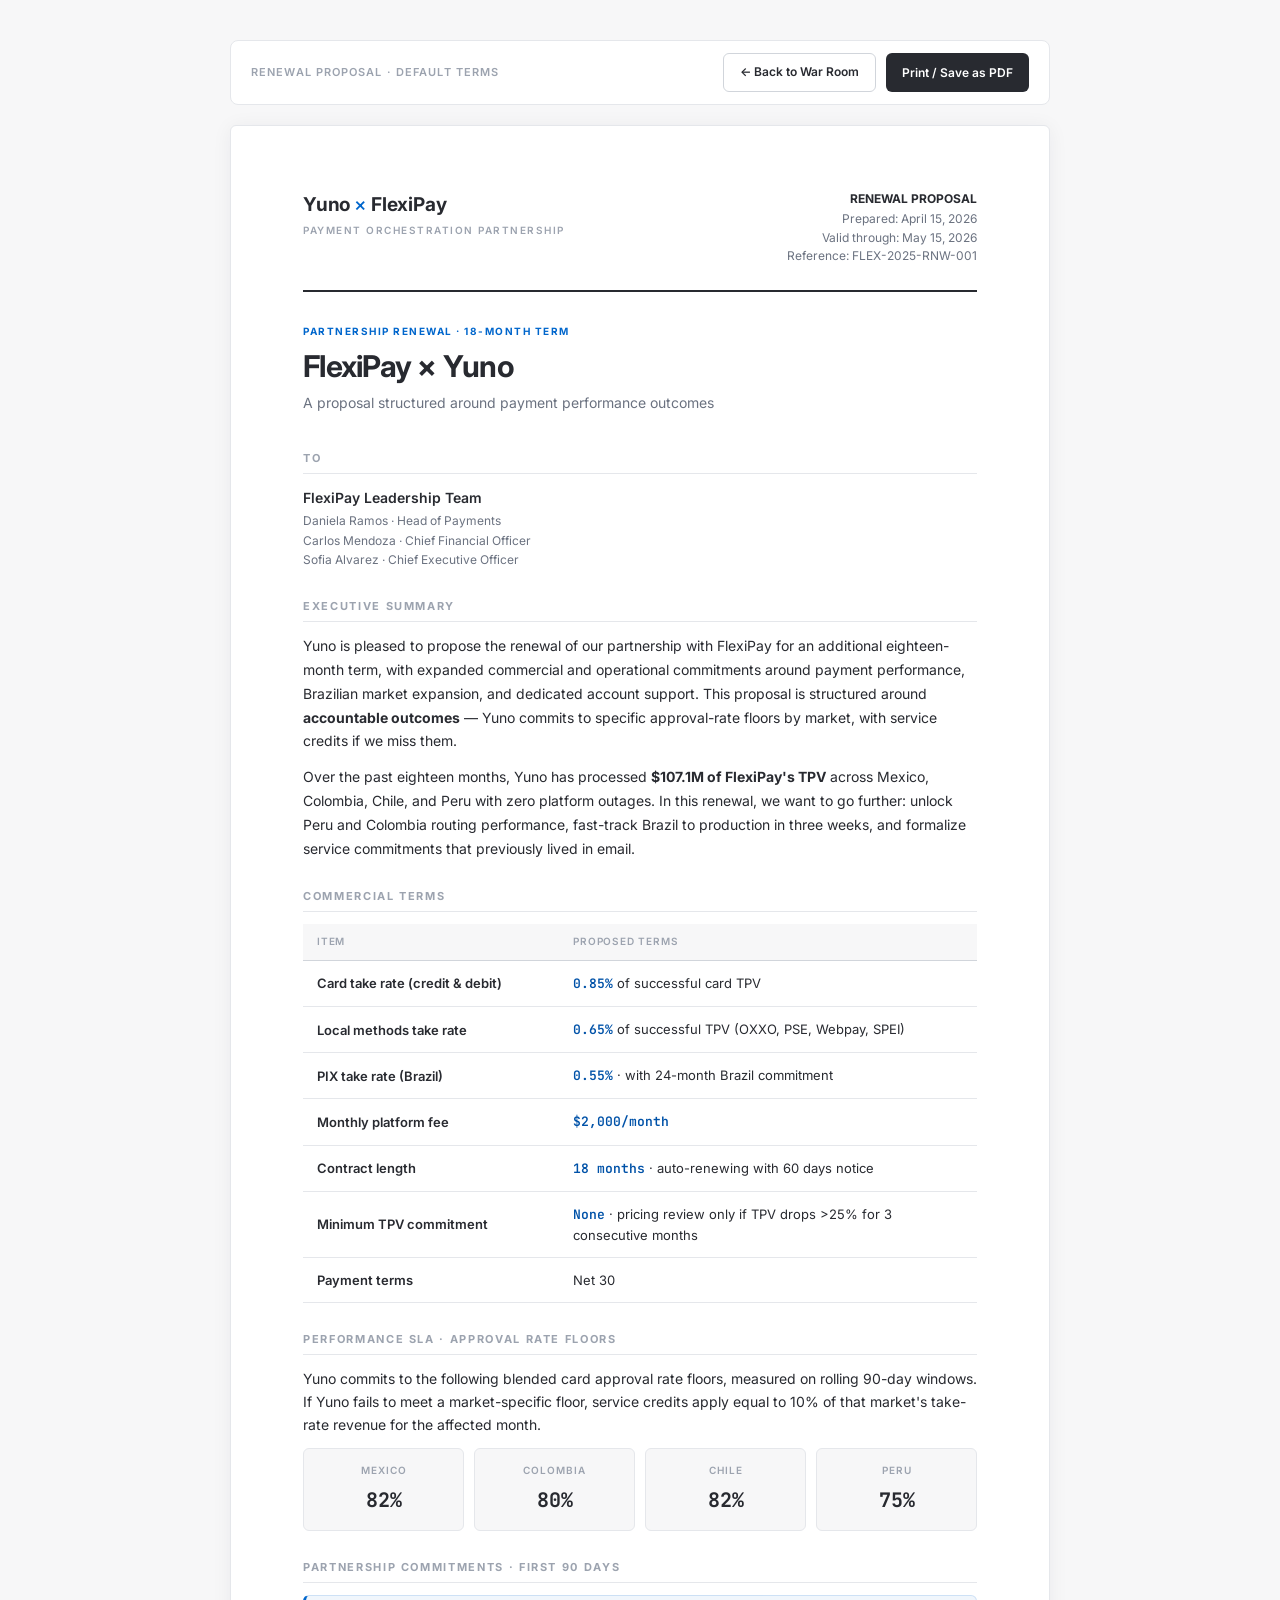
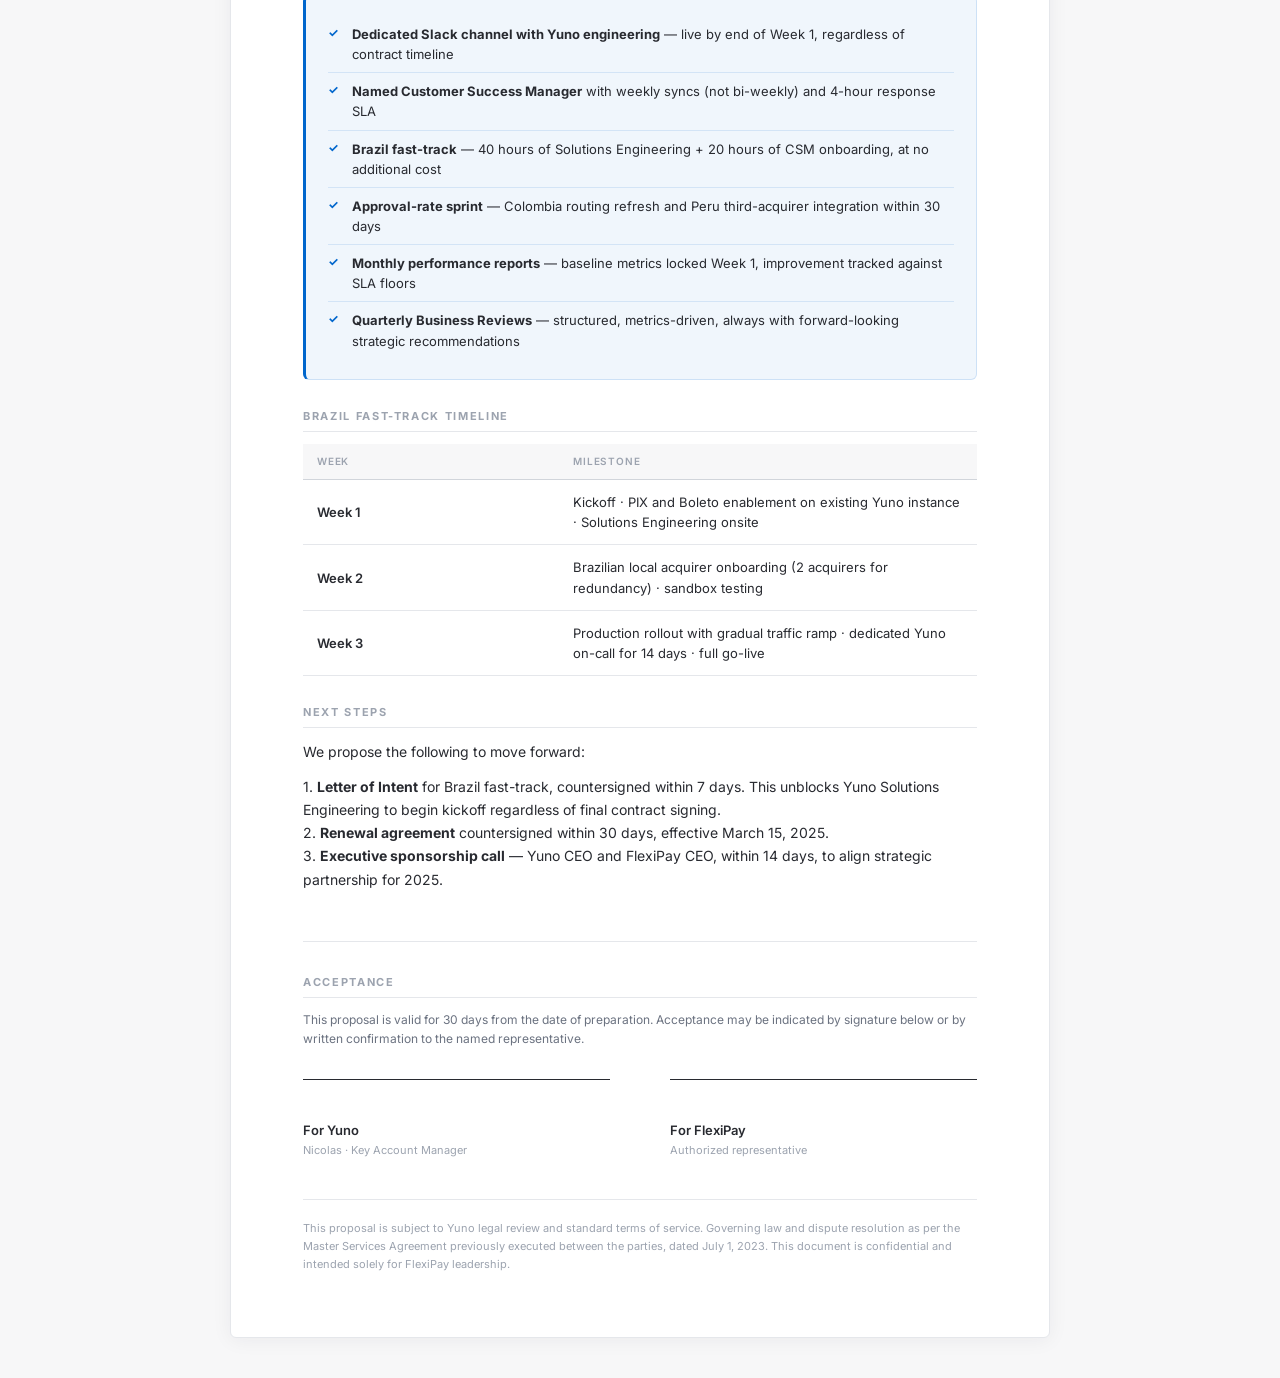
<file: proposal.html>
<!doctype html>
<html lang="en">
<head>
<meta charset="utf-8" />
<meta name="viewport" content="width=device-width, initial-scale=1" />
<title>FlexiPay — Renewal Proposal</title>
<link href="https://fonts.googleapis.com/css2?family=Inter:wght@300;400;500;600;700;800&family=JetBrains+Mono:wght@400;600&display=swap" rel="stylesheet">
<style>
  :root {
    --navy: #282A30;
    --navy-soft: #4B5563;
    --blue-700: #0052A8;
    --blue: #0066CC;
    --blue-soft: rgba(0, 102, 204, 0.06);
    --bg: #FFFFFF;
    --bg-subtle: #F7F7F8;
    --border: #E5E7EB;
    --border-strong: #D1D5DB;
    --text: #282A30;
    --dim: #6B7280;
    --mute: #9CA3AF;
  }

  * { box-sizing: border-box; }

  body {
    margin: 0;
    background: var(--bg-subtle);
    font-family: 'Inter', system-ui, sans-serif;
    color: var(--text);
    font-size: 14px;
    line-height: 1.55;
    padding: 40px 20px;
    -webkit-font-smoothing: antialiased;
  }

  .page {
    max-width: 820px;
    margin: 0 auto;
    background: var(--bg);
    border: 1px solid var(--border);
    border-radius: 6px;
    padding: 64px 72px;
    box-shadow: 0 2px 20px rgba(40, 42, 48, 0.06);
  }

  .controls {
    max-width: 820px;
    margin: 0 auto 20px;
    display: flex;
    justify-content: space-between;
    align-items: center;
    background: var(--bg);
    padding: 12px 20px;
    border-radius: 8px;
    border: 1px solid var(--border);
  }
  .controls .label {
    font-size: 11px;
    color: var(--mute);
    text-transform: uppercase;
    letter-spacing: 0.1em;
    font-weight: 600;
  }
  .controls button, .controls a {
    background: var(--navy);
    color: #fff;
    border: none;
    padding: 9px 16px;
    border-radius: 6px;
    font-size: 12px;
    font-weight: 600;
    cursor: pointer;
    text-decoration: none;
    font-family: inherit;
  }
  .controls button:hover, .controls a:hover { background: var(--navy-soft); }
  .controls .back { background: transparent; color: var(--navy); border: 1px solid var(--border-strong); }
  .controls .back:hover { background: var(--bg-subtle); }

  .header {
    display: flex;
    justify-content: space-between;
    align-items: flex-start;
    padding-bottom: 24px;
    border-bottom: 2px solid var(--navy);
    margin-bottom: 32px;
  }
  .header .brand {
    font-size: 19px;
    font-weight: 700;
    color: var(--navy);
    letter-spacing: -0.01em;
  }
  .header .brand .dot { color: var(--blue); margin: 0 4px; font-weight: 500; }
  .header .brand-sub {
    font-size: 10px;
    letter-spacing: 0.15em;
    text-transform: uppercase;
    color: var(--mute);
    font-weight: 600;
    margin-top: 4px;
  }
  .header .meta {
    text-align: right;
    font-size: 12px;
    color: var(--dim);
  }
  .header .meta strong { color: var(--navy); display: block; margin-bottom: 2px; }

  .title-block {
    margin-bottom: 36px;
  }
  .title-eyebrow {
    font-size: 10px;
    letter-spacing: 0.15em;
    text-transform: uppercase;
    color: var(--blue);
    font-weight: 700;
    margin-bottom: 10px;
  }
  h1 {
    font-size: 30px;
    font-weight: 700;
    letter-spacing: -0.025em;
    margin: 0 0 8px 0;
    line-height: 1.15;
    color: var(--navy);
  }
  .subtitle {
    font-size: 14px;
    color: var(--dim);
  }

  .section {
    margin-bottom: 28px;
  }
  h2 {
    font-size: 11px;
    letter-spacing: 0.15em;
    text-transform: uppercase;
    color: var(--mute);
    font-weight: 700;
    margin: 0 0 12px 0;
    padding-bottom: 6px;
    border-bottom: 1px solid var(--border);
  }

  p { margin: 0 0 12px 0; color: var(--text); line-height: 1.65; }

  .intro-para { font-size: 14px; line-height: 1.7; }

  table {
    width: 100%;
    border-collapse: collapse;
    font-size: 13px;
    margin-bottom: 14px;
  }
  table th {
    text-align: left;
    padding: 10px 14px;
    font-size: 10px;
    color: var(--mute);
    text-transform: uppercase;
    letter-spacing: 0.08em;
    font-weight: 600;
    background: var(--bg-subtle);
    border-bottom: 1px solid var(--border-strong);
  }
  table td {
    padding: 12px 14px;
    border-bottom: 1px solid var(--border);
    color: var(--text);
  }
  table td:first-child {
    font-weight: 600;
    color: var(--navy);
    width: 38%;
  }
  table td .value {
    font-family: 'JetBrains Mono', monospace;
    color: var(--blue-700);
    font-weight: 600;
  }

  .commitments {
    background: var(--blue-soft);
    border: 1px solid rgba(0, 102, 204, 0.15);
    border-left: 3px solid var(--blue);
    border-radius: 6px;
    padding: 20px 22px;
  }
  .commitments ul {
    list-style: none;
    padding: 0;
    margin: 0;
  }
  .commitments li {
    padding: 8px 0 8px 24px;
    position: relative;
    font-size: 13px;
    line-height: 1.55;
    border-bottom: 1px solid rgba(0, 102, 204, 0.12);
  }
  .commitments li:last-child { border-bottom: none; }
  .commitments li::before {
    content: "✓";
    position: absolute;
    left: 0; top: 8px;
    color: var(--blue);
    font-weight: 700;
    font-size: 12px;
  }

  .sla-grid {
    display: grid;
    grid-template-columns: 1fr 1fr 1fr 1fr;
    gap: 10px;
  }
  .sla-card {
    background: var(--bg-subtle);
    border: 1px solid var(--border);
    border-radius: 6px;
    padding: 14px 14px;
    text-align: center;
  }
  .sla-card .market {
    font-size: 10px;
    color: var(--mute);
    text-transform: uppercase;
    letter-spacing: 0.1em;
    font-weight: 600;
    margin-bottom: 6px;
  }
  .sla-card .floor {
    font-family: 'JetBrains Mono', monospace;
    font-size: 20px;
    font-weight: 700;
    color: var(--navy);
  }

  .signature-block {
    margin-top: 50px;
    padding-top: 32px;
    border-top: 1px solid var(--border);
  }
  .sig-grid {
    display: grid;
    grid-template-columns: 1fr 1fr;
    gap: 60px;
    margin-top: 30px;
  }
  .sig-col {
    padding-top: 40px;
    border-top: 1px solid var(--navy);
  }
  .sig-name {
    font-size: 13px;
    font-weight: 600;
    color: var(--navy);
  }
  .sig-title {
    font-size: 11px;
    color: var(--mute);
    margin-top: 2px;
  }

  .footer {
    margin-top: 40px;
    padding-top: 20px;
    border-top: 1px solid var(--border);
    font-size: 11px;
    color: var(--mute);
    line-height: 1.6;
  }

  .sync-badge {
    display: inline-block;
    font-size: 10px;
    background: var(--blue-soft);
    color: var(--blue-700);
    padding: 3px 9px;
    border-radius: 20px;
    font-weight: 700;
    letter-spacing: 0.08em;
    text-transform: uppercase;
    margin-left: 10px;
  }

  @media print {
    body { background: #fff; padding: 0; }
    .controls { display: none; }
    .page { box-shadow: none; border: none; padding: 40px 50px; }
  }
</style>
</head>
<body>

<div class="controls">
  <span class="label">Renewal Proposal · <span id="statusLabel">Default terms</span></span>
  <div style="display: flex; gap: 10px;">
    <a href="index.html?tab=warroom" class="back">← Back to War Room</a>
    <button onclick="window.print()">Print / Save as PDF</button>
  </div>
</div>

<div class="page">

  <div class="header">
    <div>
      <div class="brand">Yuno<span class="dot">×</span>FlexiPay</div>
      <div class="brand-sub">Payment Orchestration Partnership</div>
    </div>
    <div class="meta">
      <strong>RENEWAL PROPOSAL</strong>
      Prepared: April 15, 2026<br>
      Valid through: May 15, 2026<br>
      Reference: FLEX-2025-RNW-001
    </div>
  </div>

  <div class="title-block">
    <div class="title-eyebrow">Partnership Renewal · 18-month term</div>
    <h1>FlexiPay × Yuno</h1>
    <div class="subtitle">A proposal structured around payment performance outcomes</div>
  </div>

  <div class="section">
    <h2>To</h2>
    <p style="font-weight: 600; color: var(--navy); margin-bottom: 2px;">FlexiPay Leadership Team</p>
    <p style="font-size: 12px; color: var(--dim); margin: 0;">
      Daniela Ramos · Head of Payments<br>
      Carlos Mendoza · Chief Financial Officer<br>
      Sofia Alvarez · Chief Executive Officer
    </p>
  </div>

  <div class="section">
    <h2>Executive summary</h2>
    <p class="intro-para">
      Yuno is pleased to propose the renewal of our partnership with FlexiPay for an additional
      eighteen-month term, with expanded commercial and operational commitments around
      payment performance, Brazilian market expansion, and dedicated account support. This
      proposal is structured around <strong>accountable outcomes</strong> — Yuno commits to
      specific approval-rate floors by market, with service credits if we miss them.
    </p>
    <p class="intro-para">
      Over the past eighteen months, Yuno has processed <strong>$107.1M of FlexiPay's TPV</strong>
      across Mexico, Colombia, Chile, and Peru with zero platform outages. In this renewal, we
      want to go further: unlock Peru and Colombia routing performance, fast-track Brazil to
      production in three weeks, and formalize service commitments that previously lived in email.
    </p>
  </div>

  <div class="section">
    <h2>Commercial terms</h2>
    <table>
      <thead>
        <tr>
          <th>Item</th>
          <th>Proposed terms</th>
        </tr>
      </thead>
      <tbody>
        <tr>
          <td>Card take rate (credit &amp; debit)</td>
          <td><span class="value" id="pCardRate">0.85%</span> of successful card TPV</td>
        </tr>
        <tr>
          <td>Local methods take rate</td>
          <td><span class="value">0.65%</span> of successful TPV (OXXO, PSE, Webpay, SPEI)</td>
        </tr>
        <tr>
          <td>PIX take rate (Brazil)</td>
          <td><span class="value" id="pPixRate">0.55%</span> · with 24-month Brazil commitment</td>
        </tr>
        <tr>
          <td>Monthly platform fee</td>
          <td><span class="value" id="pPlatformFee">$2,000/month</span></td>
        </tr>
        <tr>
          <td>Contract length</td>
          <td><span class="value">18 months</span> · auto-renewing with 60 days notice</td>
        </tr>
        <tr>
          <td>Minimum TPV commitment</td>
          <td><span class="value">None</span> · pricing review only if TPV drops &gt;25% for 3 consecutive months</td>
        </tr>
        <tr>
          <td>Payment terms</td>
          <td>Net 30</td>
        </tr>
      </tbody>
    </table>
  </div>

  <div class="section">
    <h2>Performance SLA · approval rate floors</h2>
    <p>Yuno commits to the following blended card approval rate floors, measured on rolling 90-day windows. If Yuno fails to meet a market-specific floor, service credits apply equal to 10% of that market's take-rate revenue for the affected month.</p>
    <div class="sla-grid">
      <div class="sla-card">
        <div class="market">Mexico</div>
        <div class="floor">82%</div>
      </div>
      <div class="sla-card">
        <div class="market">Colombia</div>
        <div class="floor">80%</div>
      </div>
      <div class="sla-card">
        <div class="market">Chile</div>
        <div class="floor">82%</div>
      </div>
      <div class="sla-card">
        <div class="market">Peru</div>
        <div class="floor">75%</div>
      </div>
    </div>
  </div>

  <div class="section">
    <h2>Partnership commitments · first 90 days</h2>
    <div class="commitments">
      <ul>
        <li><strong>Dedicated Slack channel with Yuno engineering</strong> — live by end of Week 1, regardless of contract timeline</li>
        <li><strong>Named Customer Success Manager</strong> with weekly syncs (not bi-weekly) and 4-hour response SLA</li>
        <li><strong>Brazil fast-track</strong> — 40 hours of Solutions Engineering + 20 hours of CSM onboarding, at no additional cost</li>
        <li><strong>Approval-rate sprint</strong> — Colombia routing refresh and Peru third-acquirer integration within 30 days</li>
        <li><strong>Monthly performance reports</strong> — baseline metrics locked Week 1, improvement tracked against SLA floors</li>
        <li><strong>Quarterly Business Reviews</strong> — structured, metrics-driven, always with forward-looking strategic recommendations</li>
      </ul>
    </div>
  </div>

  <div class="section">
    <h2>Brazil fast-track timeline</h2>
    <table>
      <thead>
        <tr>
          <th>Week</th>
          <th>Milestone</th>
        </tr>
      </thead>
      <tbody>
        <tr><td>Week 1</td><td>Kickoff · PIX and Boleto enablement on existing Yuno instance · Solutions Engineering onsite</td></tr>
        <tr><td>Week 2</td><td>Brazilian local acquirer onboarding (2 acquirers for redundancy) · sandbox testing</td></tr>
        <tr><td>Week 3</td><td>Production rollout with gradual traffic ramp · dedicated Yuno on-call for 14 days · full go-live</td></tr>
      </tbody>
    </table>
  </div>

  <div class="section">
    <h2>Next steps</h2>
    <p>We propose the following to move forward:</p>
    <p>
      1. <strong>Letter of Intent</strong> for Brazil fast-track, countersigned within 7 days. This unblocks Yuno Solutions Engineering to begin kickoff regardless of final contract signing.<br>
      2. <strong>Renewal agreement</strong> countersigned within 30 days, effective March 15, 2025.<br>
      3. <strong>Executive sponsorship call</strong> — Yuno CEO and FlexiPay CEO, within 14 days, to align strategic partnership for 2025.
    </p>
  </div>

  <div class="signature-block">
    <h2>Acceptance</h2>
    <p style="font-size: 12px; color: var(--dim);">This proposal is valid for 30 days from the date of preparation. Acceptance may be indicated by signature below or by written confirmation to the named representative.</p>
    <div class="sig-grid">
      <div class="sig-col">
        <div class="sig-name">For Yuno</div>
        <div class="sig-title">Nicolas · Key Account Manager</div>
      </div>
      <div class="sig-col">
        <div class="sig-name">For FlexiPay</div>
        <div class="sig-title">Authorized representative</div>
      </div>
    </div>
  </div>

  <div class="footer">
    This proposal is subject to Yuno legal review and standard terms of service.
    Governing law and dispute resolution as per the Master Services Agreement previously executed between the parties, dated July 1, 2023.
    This document is confidential and intended solely for FlexiPay leadership.
  </div>

</div>

<script>
  function applySyncedTerms() {
    try {
      const synced = localStorage.getItem('flexipay_deal_terms');
      if (!synced) return;
      const t = JSON.parse(synced);

      document.getElementById('pCardRate').textContent = t.cardRate.toFixed(2) + '%';
      document.getElementById('pPixRate').textContent = t.pixRate.toFixed(2) + '%';
      document.getElementById('pPlatformFee').textContent = t.platformFee === 0 ? 'Waived (partnership investment)' : '$' + t.platformFee.toLocaleString() + '/month';

      document.getElementById('statusLabel').innerHTML = 'Live from War Room · synced ' + new Date(t.timestamp).toLocaleTimeString('en-US', {hour: '2-digit', minute: '2-digit'}) + ' <span class="sync-badge">SYNCED</span>';
    } catch (e) {
      console.warn('No synced terms available');
    }
  }

  applySyncedTerms();
  window.addEventListener('storage', (e) => {
    if (e.key === 'flexipay_deal_terms') applySyncedTerms();
  });
</script>

</body>
</html>
</file>
